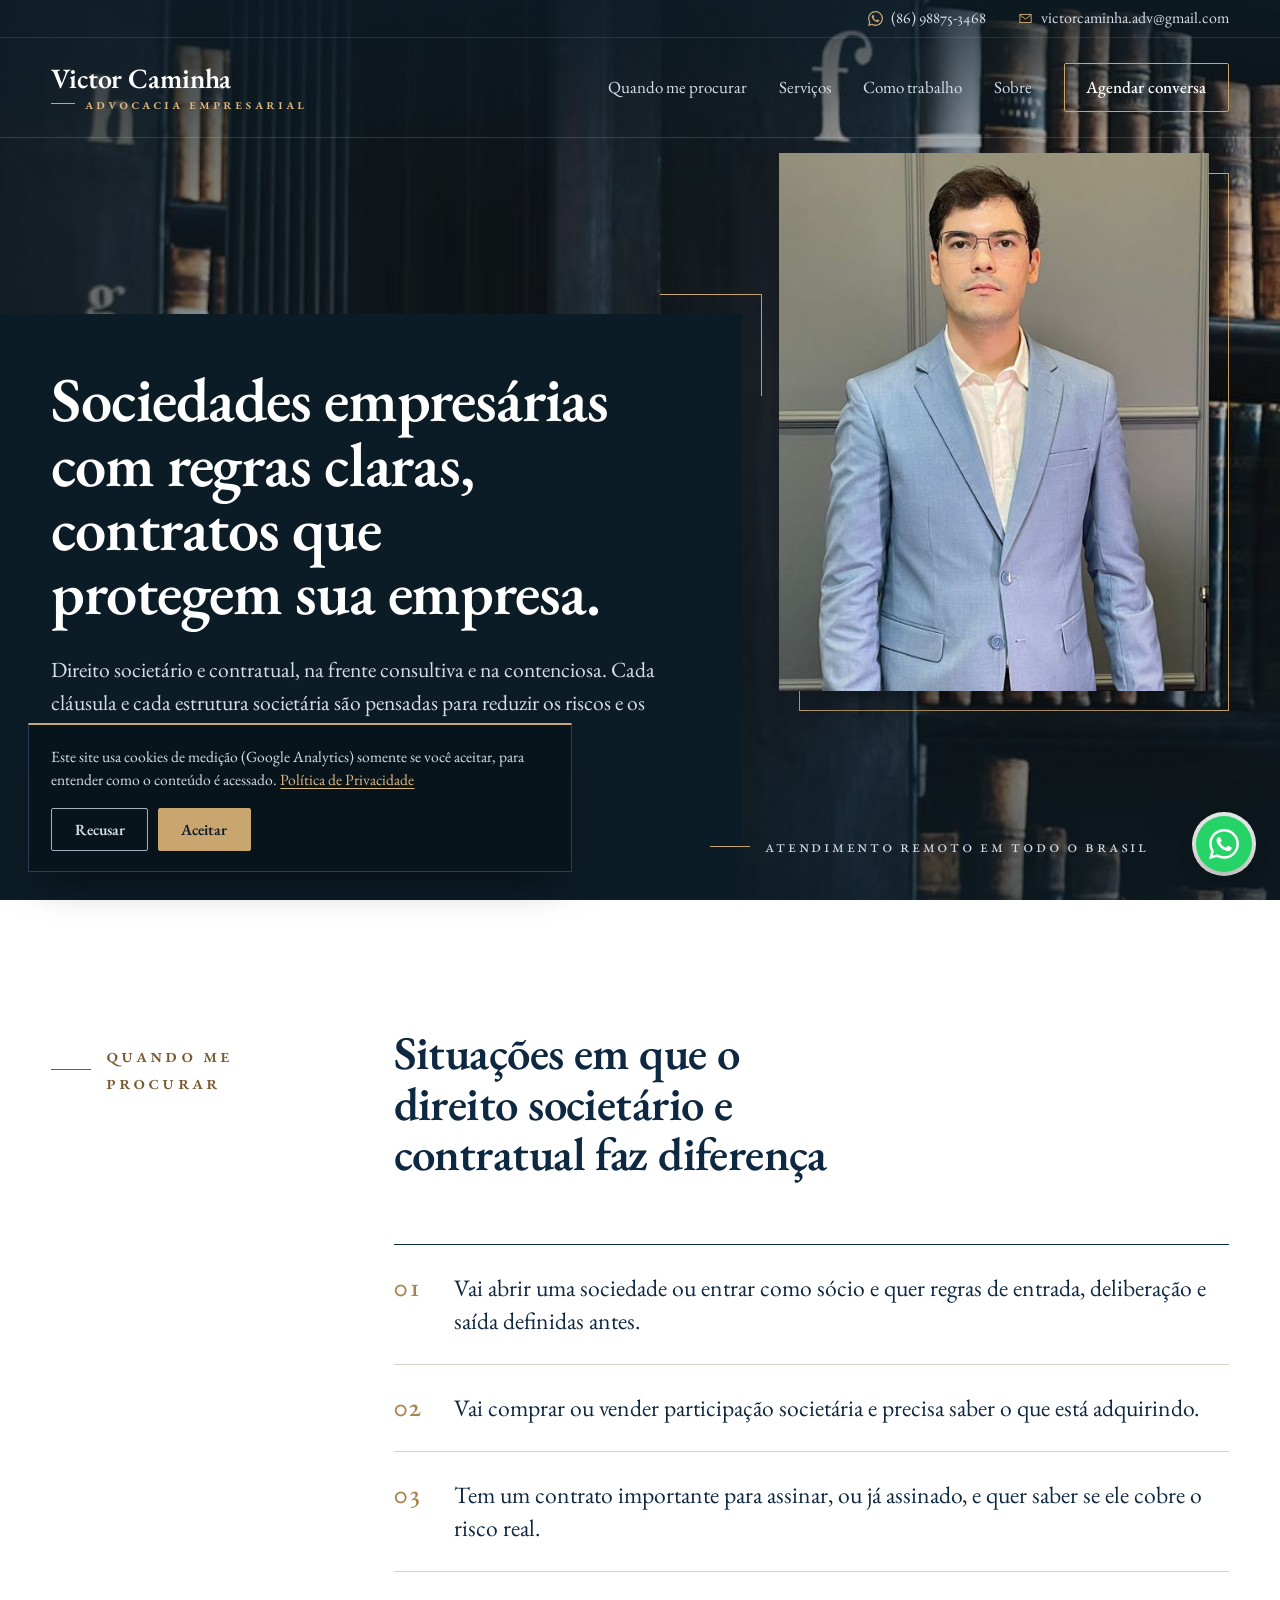
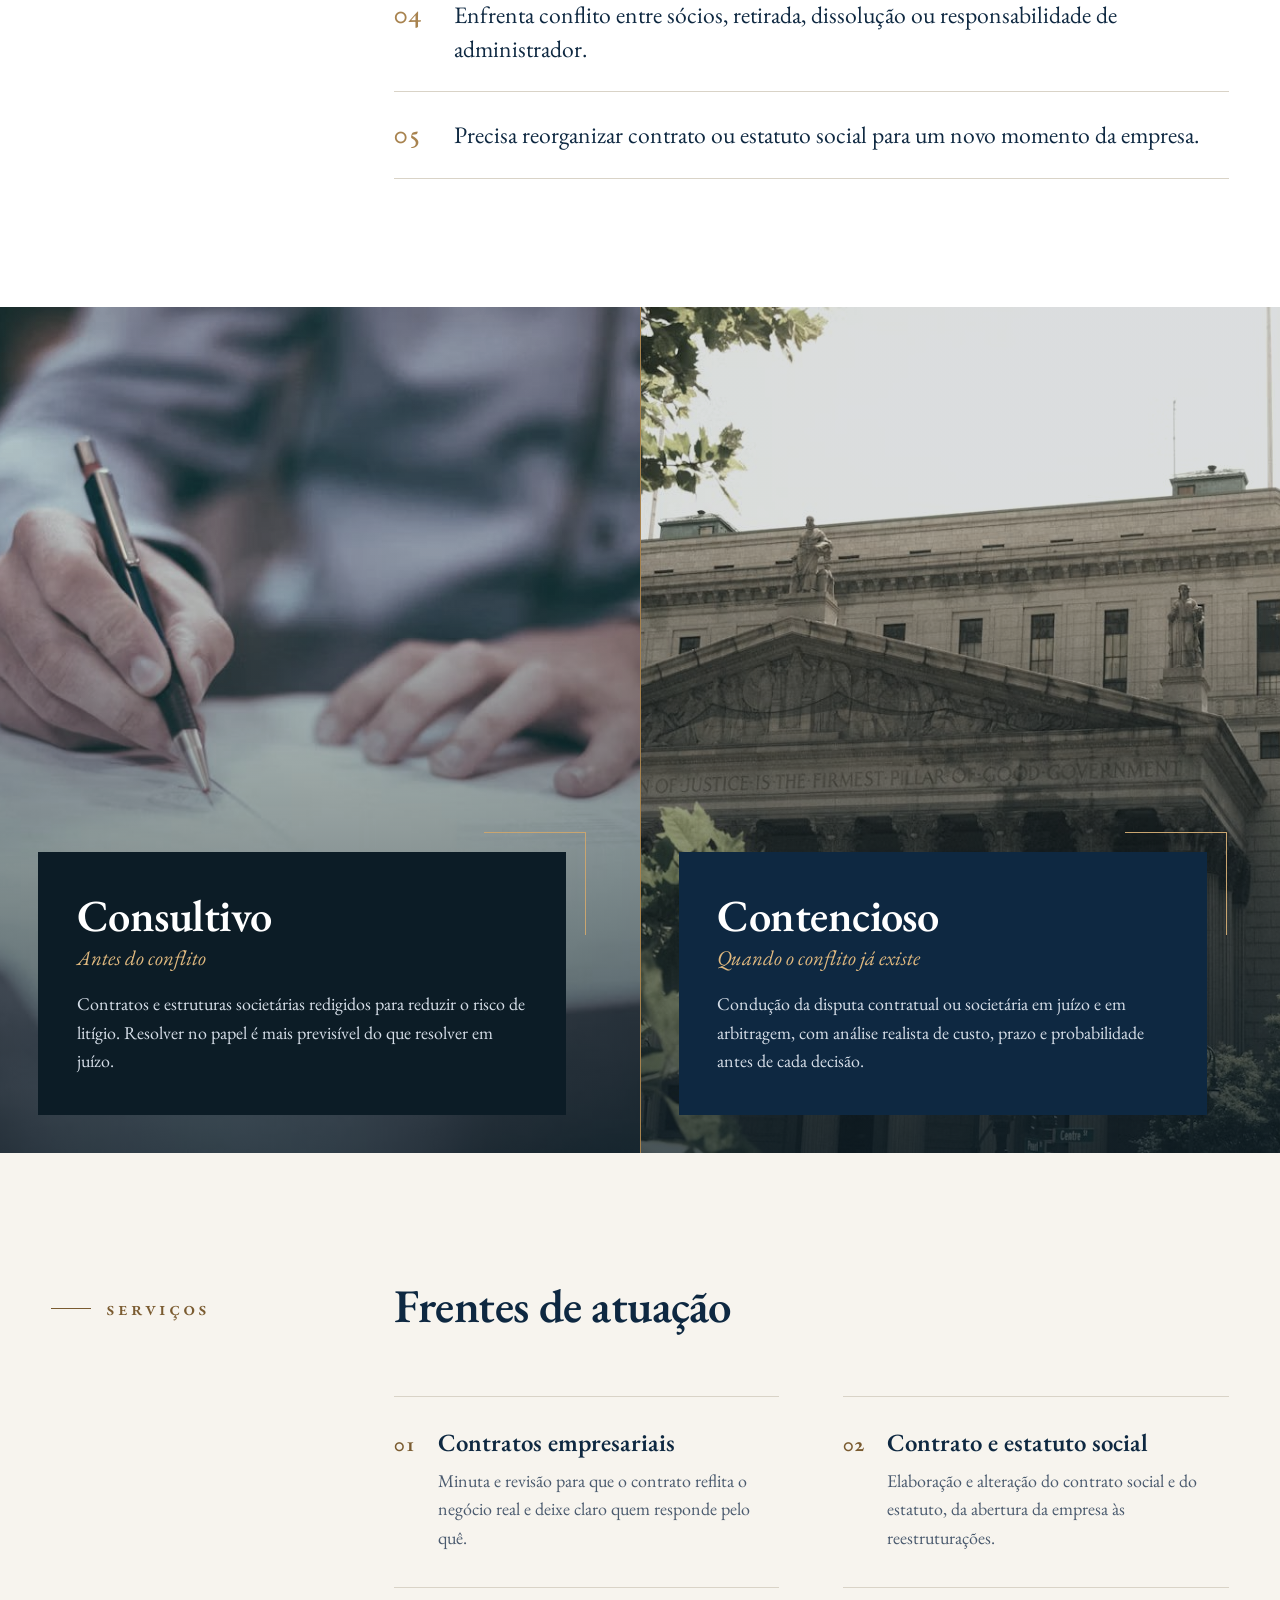
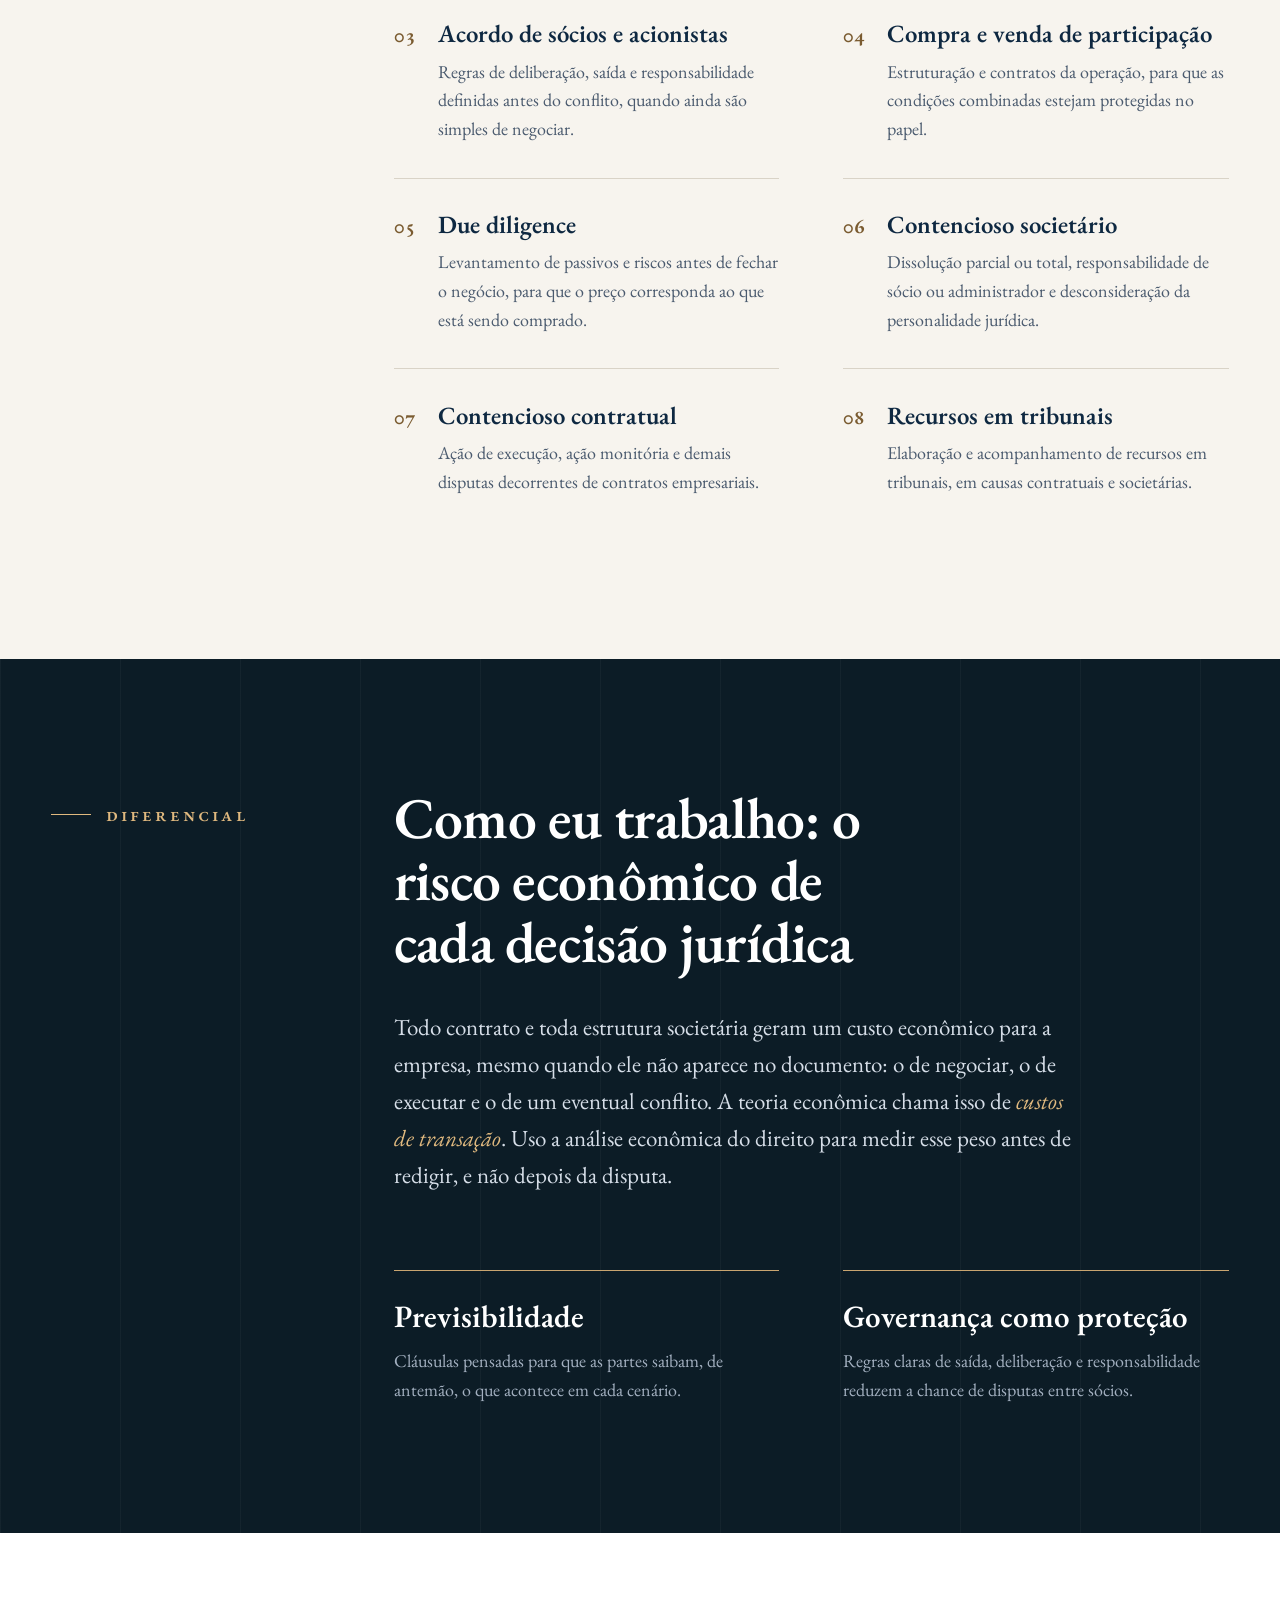
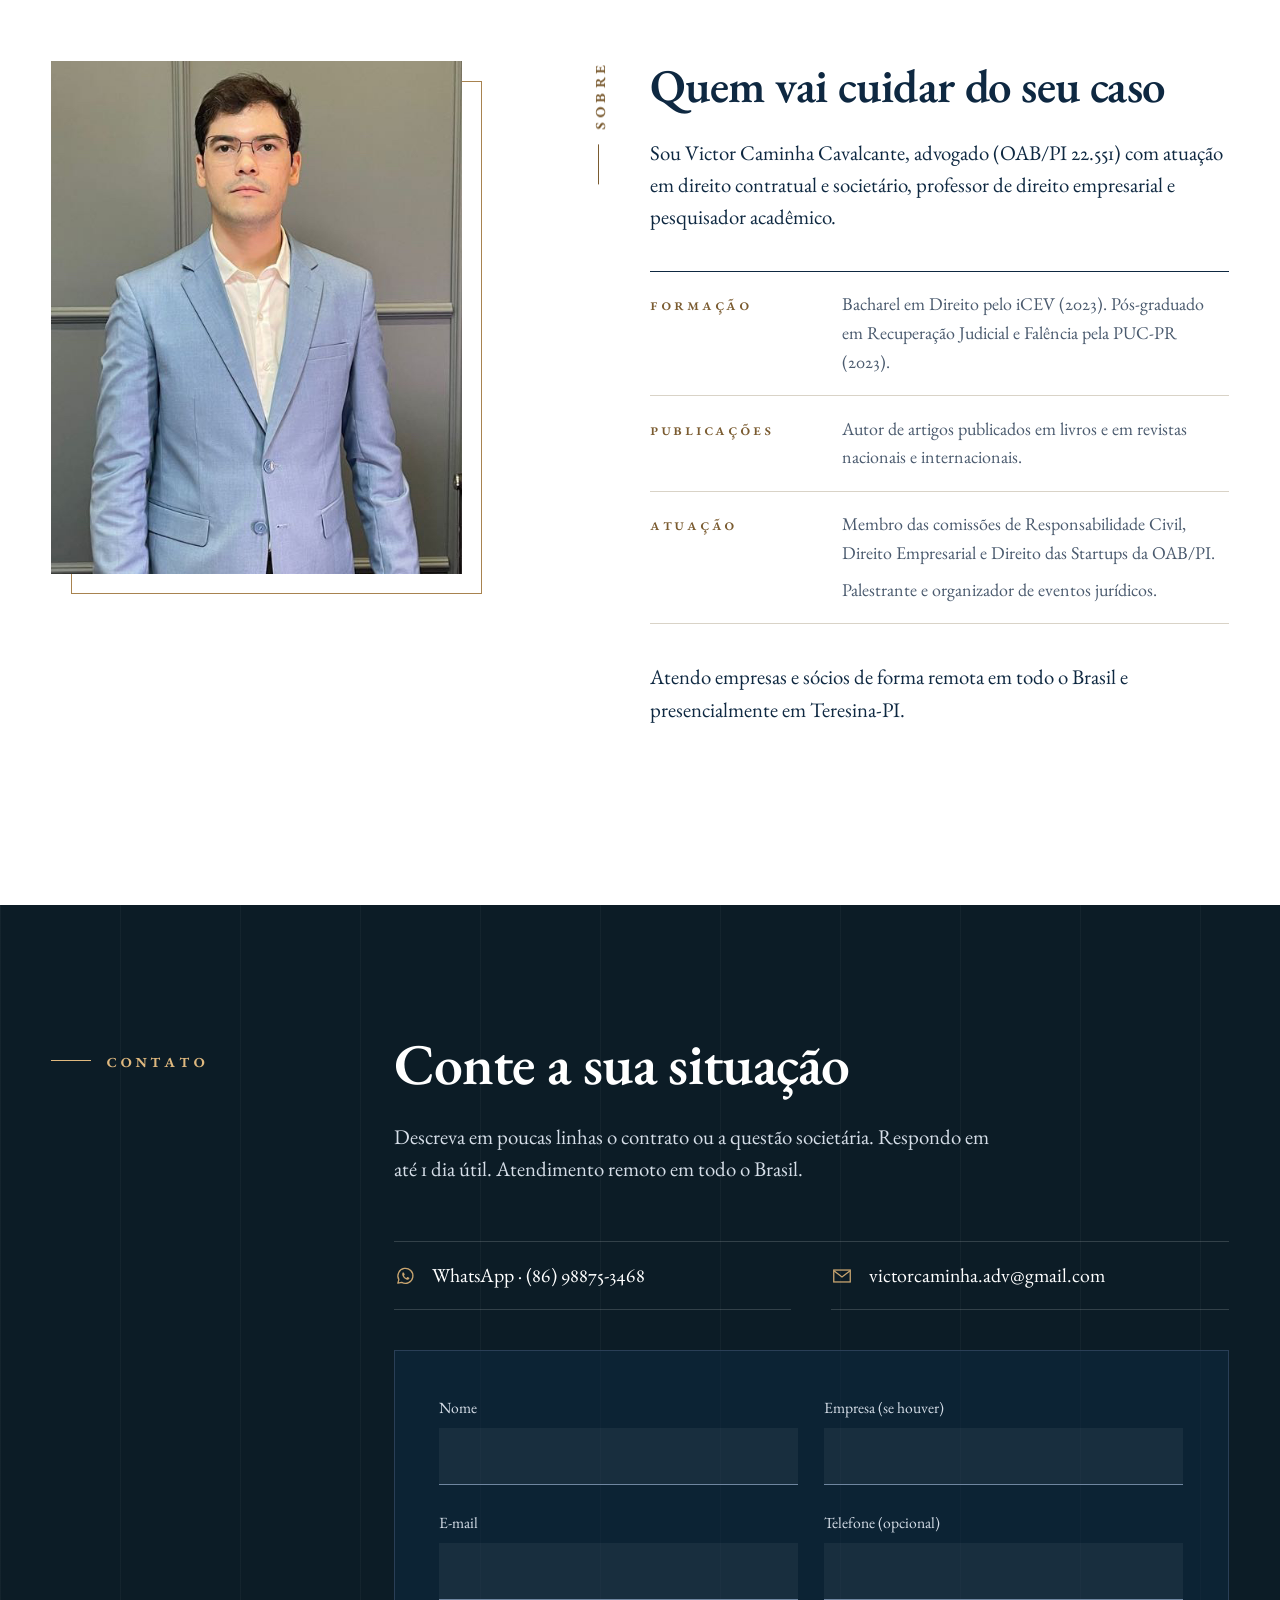
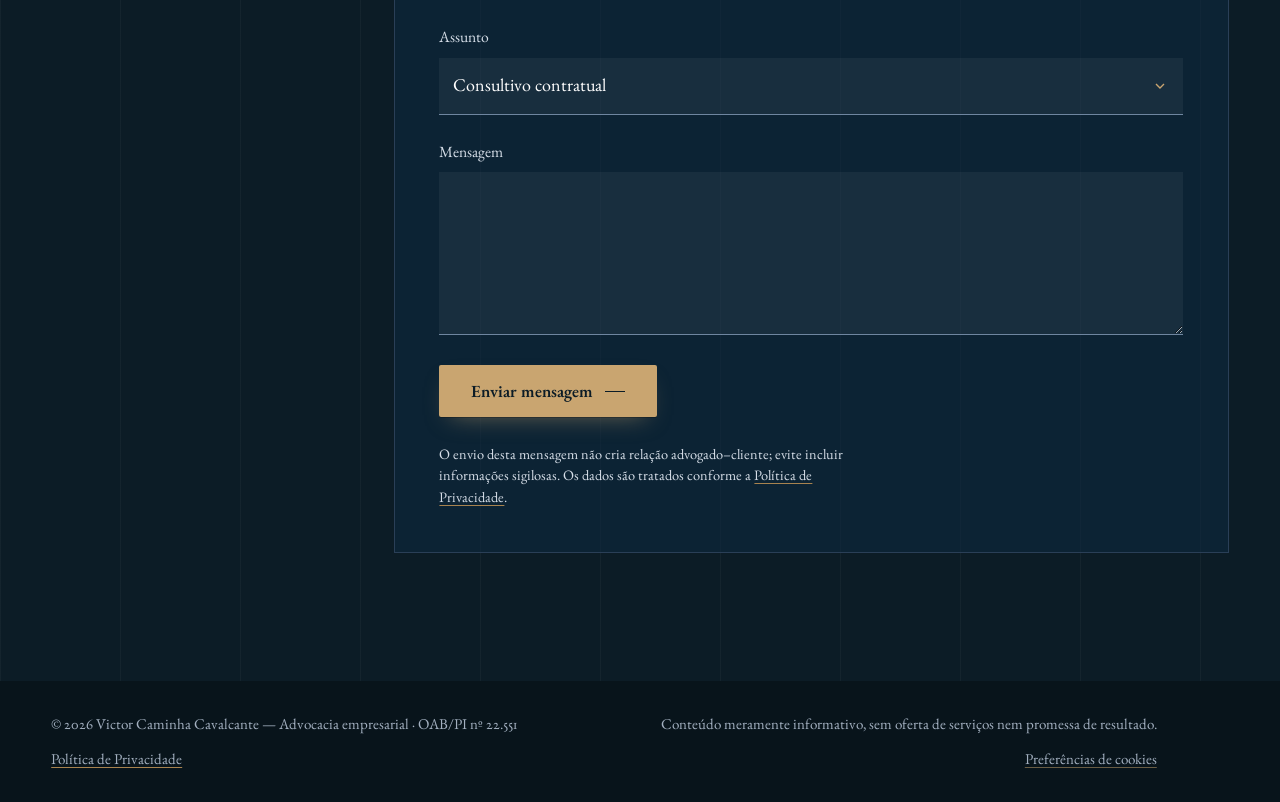
<file: index.html>
<!doctype html>
<html lang="pt-BR">
<head>
<meta charset="utf-8">
<meta name="viewport" content="width=device-width, initial-scale=1">
<title>Victor Caminha — Advocacia Empresarial</title>
<meta name="description" content="Direito societário e contratual, na frente consultiva e na contenciosa. Atendimento remoto em todo o Brasil e presencial em Teresina-PI.">
<meta name="theme-color" content="#0C1C26">
<meta property="og:type" content="website">
<meta property="og:locale" content="pt_BR">
<meta property="og:title" content="Victor Caminha — Advocacia Empresarial">
<meta property="og:description" content="Sociedades empresárias com regras claras, contratos que protegem sua empresa.">
<meta property="og:url" content="https://victorcaminha.adv.br/">
<meta property="og:image" content="https://victorcaminha.adv.br/foto-biblioteca.jpg">
<link rel="canonical" href="https://victorcaminha.adv.br/">
<link rel="icon" href="favicon.svg" type="image/svg+xml">
<link rel="preconnect" href="https://fonts.googleapis.com">
<link rel="preconnect" href="https://fonts.gstatic.com" crossorigin>
<link rel="stylesheet" href="https://fonts.googleapis.com/css2?family=EB+Garamond:ital,wght@0,400;0,500;0,600;0,700;1,400;1,500&display=swap">
<link rel="stylesheet" href="styles.css">
<script>document.documentElement.classList.add('js')</script>
<script type="application/ld+json">
{
  "@context": "https://schema.org",
  "@type": "LegalService",
  "name": "Victor Caminha — Advocacia Empresarial",
  "url": "https://victorcaminha.adv.br/",
  "image": "https://victorcaminha.adv.br/victor-caminha-retrato.jpg",
  "founder": { "@type": "Person", "name": "Victor Caminha Cavalcante" },
  "telephone": "+55 86 98875-3468",
  "email": "victorcaminha.adv@gmail.com",
  "areaServed": "BR",
  "address": { "@type": "PostalAddress", "addressLocality": "Teresina", "addressRegion": "PI", "addressCountry": "BR" }
}
</script>
</head>
<body>
<a class="skip" href="#conteudo">Pular para o conteúdo</a>

<header class="masthead" data-masthead>
  <div class="topbar">
    <div class="topbar__inner">
      <a href="https://wa.me/5586988753468" target="_blank" rel="noopener">
        <svg width="15" height="15" viewBox="0 0 24 24" aria-hidden="true"><path fill="currentColor" d="M17.47 14.38c-.3-.15-1.76-.87-2.03-.97-.27-.1-.47-.15-.67.15-.2.3-.77.97-.94 1.16-.17.2-.35.22-.64.08-.3-.15-1.26-.46-2.39-1.48-.88-.79-1.48-1.76-1.65-2.06-.17-.3-.02-.46.13-.6.13-.14.3-.35.45-.52.15-.18.2-.3.3-.5.1-.2.05-.37-.03-.52-.07-.15-.67-1.61-.92-2.2-.24-.58-.49-.5-.67-.51h-.57c-.2 0-.52.07-.79.37-.27.3-1.04 1.02-1.04 2.48s1.07 2.88 1.21 3.07c.15.2 2.1 3.2 5.08 4.49.71.31 1.26.49 1.7.63.71.22 1.36.19 1.87.12.57-.09 1.76-.72 2-1.42.25-.69.25-1.29.18-1.41-.08-.13-.27-.2-.57-.35m-5.42 7.4h-.01a9.87 9.87 0 0 1-5.03-1.38l-.36-.21-3.74.98 1-3.65-.24-.37a9.86 9.86 0 0 1-1.51-5.26c0-5.45 4.44-9.88 9.89-9.88 2.64 0 5.12 1.03 6.99 2.9a9.83 9.83 0 0 1 2.89 7c0 5.45-4.44 9.88-9.88 9.88m8.41-18.3A11.82 11.82 0 0 0 12.05 0C5.5 0 .16 5.34.16 11.89c0 2.1.55 4.14 1.59 5.95L.06 24l6.3-1.65a11.88 11.88 0 0 0 5.69 1.45h.01c6.55 0 11.89-5.34 11.89-11.89a11.82 11.82 0 0 0-3.48-8.41z"/></svg>
        <span>(86) 98875-3468</span>
      </a>
      <a href="mailto:victorcaminha.adv@gmail.com">
        <svg width="15" height="15" viewBox="0 0 24 24" aria-hidden="true"><rect x="3" y="5.5" width="18" height="13" fill="none" stroke="currentColor" stroke-width="1.6"/><path d="M3.5 6.5l8.5 6.5 8.5-6.5" fill="none" stroke="currentColor" stroke-width="1.6"/></svg>
        <span>victorcaminha.adv@gmail.com</span>
      </a>
    </div>
  </div>
  <div class="masthead__inner">
    <a class="brand" href="#topo" aria-label="Victor Caminha, Advocacia empresarial — início">
      <span class="brand__name">Victor Caminha</span>
      <span class="brand__tag">Advocacia empresarial</span>
      <span class="running-head" data-running-head aria-hidden="true"></span>
    </a>
    <nav class="nav" aria-label="Principal">
      <ul class="nav__list" id="menu">
        <li><a href="#quando">Quando me procurar</a></li>
        <li><a href="#servicos">Serviços</a></li>
        <li><a href="#como">Como trabalho</a></li>
        <li><a href="#sobre">Sobre</a></li>
        <li class="nav__cta-item"><a class="nav__cta" href="#contato">Agendar conversa</a></li>
      </ul>
    </nav>
    <button class="menu-toggle" type="button" aria-controls="menu" aria-expanded="false" data-menu-toggle>
      <span class="sr-only">Abrir menu</span>
      <svg width="28" height="28" viewBox="0 0 28 28" aria-hidden="true"><path d="M4 9h20M4 19h20" stroke="currentColor" stroke-width="1.5" fill="none"/></svg>
    </button>
  </div>
</header>

<main id="conteudo">

  <!-- Abertura -->
  <section id="topo" class="opener" data-chapter="" data-reveal>
    <figure class="opener__photo">
      <img src="foto-biblioteca.jpg" alt="" width="820" height="1285" fetchpriority="high">
    </figure>
    <figure class="hero-portrait">
      <img src="victor-caminha-retrato.jpg" alt="Victor Caminha Cavalcante, advogado" width="640" height="640">
    </figure>
    <div class="plate plate--hero">
      <h1 class="display">Sociedades empresárias com regras claras, contratos que protegem sua empresa.</h1>
      <p class="lead">Direito societário e contratual, na frente consultiva e na contenciosa. Cada cláusula e cada estrutura societária são pensadas para reduzir os riscos e os prejuízos que a empresa pode enfrentar depois.</p>
      <a class="button" href="#contato">Falar sobre a minha situação</a>
    </div>
    <p class="opener__caption">Atendimento remoto em todo o Brasil</p>
  </section>

  <!-- Quando me procurar -->
  <section id="quando" class="page page--white" data-chapter="Quando me procurar">
    <div class="chapter">
      <p class="chapter__label">Quando me procurar</p>
      <div class="chapter__body">
        <h2 class="heading">Situações em que o direito societário e contratual faz diferença</h2>
        <ul class="cases">
          <li>Vai abrir uma sociedade ou entrar como sócio e quer regras de entrada, deliberação e saída definidas antes.</li>
          <li>Vai comprar ou vender participação societária e precisa saber o que está adquirindo.</li>
          <li>Tem um contrato importante para assinar, ou já assinado, e quer saber se ele cobre o risco real.</li>
          <li>Enfrenta conflito entre sócios, retirada, dissolução ou responsabilidade de administrador.</li>
          <li>Precisa reorganizar contrato ou estatuto social para um novo momento da empresa.</li>
        </ul>
      </div>
    </div>
  </section>

  <!-- Consultivo e Contencioso -->
  <section class="spread" aria-label="Consultivo e contencioso" data-chapter="Consultivo e contencioso">
    <article class="spread__half" data-reveal>
      <figure class="spread__photo"><img src="foto-contrato.jpg" alt="" width="1200" height="900" loading="lazy"></figure>
      <div class="plate plate--spread">
        <h2 class="heading heading--plate">Consultivo</h2>
        <p class="plate__sub">Antes do conflito</p>
        <p>Contratos e estruturas societárias redigidos para reduzir o risco de litígio. Resolver no papel é mais previsível do que resolver em juízo.</p>
      </div>
    </article>
    <article class="spread__half" data-reveal>
      <figure class="spread__photo"><img src="foto-tribunal.jpg" alt="" width="1200" height="900" loading="lazy"></figure>
      <div class="plate plate--spread">
        <h2 class="heading heading--plate">Contencioso</h2>
        <p class="plate__sub">Quando o conflito já existe</p>
        <p>Condução da disputa contratual ou societária em juízo e em arbitragem, com análise realista de custo, prazo e probabilidade antes de cada decisão.</p>
      </div>
    </article>
  </section>

  <!-- Serviços -->
  <section id="servicos" class="page page--paper" data-chapter="Serviços">
    <div class="chapter">
      <p class="chapter__label">Serviços</p>
      <div class="chapter__body">
        <h2 class="heading">Frentes de atuação</h2>
        <div class="services">
          <div class="service">
            <h3>Contratos empresariais</h3>
            <p>Minuta e revisão para que o contrato reflita o negócio real e deixe claro quem responde pelo quê.</p>
          </div>
          <div class="service">
            <h3>Contrato e estatuto social</h3>
            <p>Elaboração e alteração do contrato social e do estatuto, da abertura da empresa às reestruturações.</p>
          </div>
          <div class="service">
            <h3>Acordo de sócios e acionistas</h3>
            <p>Regras de deliberação, saída e responsabilidade definidas antes do conflito, quando ainda são simples de negociar.</p>
          </div>
          <div class="service">
            <h3>Compra e venda de participação</h3>
            <p>Estruturação e contratos da operação, para que as condições combinadas estejam protegidas no papel.</p>
          </div>
          <div class="service">
            <h3>Due diligence</h3>
            <p>Levantamento de passivos e riscos antes de fechar o negócio, para que o preço corresponda ao que está sendo comprado.</p>
          </div>
          <div class="service">
            <h3>Contencioso societário</h3>
            <p>Dissolução parcial ou total, responsabilidade de sócio ou administrador e desconsideração da personalidade jurídica.</p>
          </div>
          <div class="service">
            <h3>Contencioso contratual</h3>
            <p>Ação de execução, ação monitória e demais disputas decorrentes de contratos empresariais.</p>
          </div>
          <div class="service">
            <h3>Recursos em tribunais</h3>
            <p>Elaboração e acompanhamento de recursos em tribunais, em causas contratuais e societárias.</p>
          </div>
        </div>
      </div>
    </div>
  </section>

  <!-- Como eu trabalho -->
  <section id="como" class="page page--navy" data-chapter="Diferencial">
    <div class="chapter">
      <p class="chapter__label">Diferencial</p>
      <div class="chapter__body">
        <h2 class="heading heading--xl">Como eu trabalho: o risco econômico de cada decisão jurídica</h2>
        <p class="method">Todo contrato e toda estrutura societária geram um custo econômico para a empresa, mesmo quando ele não aparece no documento: o de negociar, o de executar e o de um eventual conflito. A teoria econômica chama isso de <em>custos de transação</em>. Uso a análise econômica do direito para medir esse peso antes de redigir, e não depois da disputa.</p>
        <div class="principles">
          <div class="principle">
            <h3>Previsibilidade</h3>
            <p>Cláusulas pensadas para que as partes saibam, de antemão, o que acontece em cada cenário.</p>
          </div>
          <div class="principle">
            <h3>Governança como proteção</h3>
            <p>Regras claras de saída, deliberação e responsabilidade reduzem a chance de disputas entre sócios.</p>
          </div>
        </div>
      </div>
    </div>
  </section>

  <!-- Sobre -->
  <section id="sobre" class="about" data-chapter="Sobre">
    <figure class="about__photo">
      <span class="about__frame"><img src="victor-caminha-retrato.jpg" alt="Victor Caminha, advogado" width="640" height="640" loading="lazy"></span>
    </figure>
    <div class="about__text">
      <p class="chapter__label">Sobre</p>
      <h2 class="heading">Quem vai cuidar do seu caso</h2>
      <p class="about__intro">Sou Victor Caminha Cavalcante, advogado (OAB/PI 22.551) com atuação em direito contratual e societário, professor de direito empresarial e pesquisador acadêmico.</p>
      <dl class="record">
        <div class="record__row">
          <dt>Formação</dt>
          <dd><p>Bacharel em Direito pelo iCEV (2023). Pós-graduado em Recuperação Judicial e Falência pela PUC-PR (2023).</p></dd>
        </div>
        <div class="record__row">
          <dt>Publicações</dt>
          <dd><p>Autor de artigos publicados em livros e em revistas nacionais e internacionais.</p></dd>
        </div>
        <div class="record__row">
          <dt>Atuação</dt>
          <dd>
            <p>Membro das comissões de Responsabilidade Civil, Direito Empresarial e Direito das Startups da OAB/PI.</p>
            <p>Palestrante e organizador de eventos jurídicos.</p>
          </dd>
        </div>
      </dl>
      <p class="about__close">Atendo empresas e sócios de forma remota em todo o Brasil e presencialmente em Teresina-PI.</p>
    </div>
  </section>

  <!-- Contato -->
  <section id="contato" class="page page--navy page--contact" data-chapter="Contato">
    <div class="chapter">
      <p class="chapter__label">Contato</p>
      <div class="chapter__body">
        <h2 class="heading heading--xl">Conte a sua situação</h2>
        <p class="contact__lead">Descreva em poucas linhas o contrato ou a questão societária. Respondo em até 1 dia útil. Atendimento remoto em todo o Brasil.</p>
        <div class="contact">
        <ul class="channels">
          <li>
            <a href="https://wa.me/5586988753468" target="_blank" rel="noopener">
              <svg width="22" height="22" viewBox="0 0 24 24" aria-hidden="true"><path d="M4.2 19.8l1.1-3.9A8.2 8.2 0 1 1 8.4 19l-4.2.8z" fill="none" stroke="currentColor" stroke-width="1.4" stroke-linejoin="round"/><path d="M9.2 8.6c.2-.4.4-.4.7-.4h.5c.2 0 .4 0 .5.4l.7 1.6c.1.2 0 .4-.1.6l-.5.6c-.1.1-.2.3 0 .5.5.9 1.3 1.7 2.3 2.2.2.1.4.1.5-.1l.6-.7c.2-.2.3-.2.6-.1l1.5.7c.3.1.4.3.3.6-.1.9-.9 1.6-1.8 1.6-2.6-.3-5.5-2.9-6-5.6-.1-.7.1-1.4.2-1.9z" fill="currentColor"/></svg>
              <span>WhatsApp · (86) 98875-3468</span>
            </a>
          </li>
          <li>
            <a href="mailto:victorcaminha.adv@gmail.com">
              <svg width="22" height="22" viewBox="0 0 24 24" aria-hidden="true"><rect x="3" y="5.5" width="18" height="13" fill="none" stroke="currentColor" stroke-width="1.4"/><path d="M3.5 6.5l8.5 6.5 8.5-6.5" fill="none" stroke="currentColor" stroke-width="1.4"/></svg>
              <span>victorcaminha.adv@gmail.com</span>
            </a>
          </li>
        </ul>

      <form class="form" id="form-contato" novalidate data-form>
        <div class="form__row">
          <div class="field">
            <label for="f-nome">Nome</label>
            <input id="f-nome" name="nome" type="text" autocomplete="name" required aria-describedby="e-nome">
            <p class="field__error" id="e-nome" aria-live="polite"></p>
          </div>
          <div class="field">
            <label for="f-empresa">Empresa (se houver)</label>
            <input id="f-empresa" name="empresa" type="text" autocomplete="organization">
          </div>
        </div>
        <div class="form__row">
          <div class="field">
            <label for="f-email">E-mail</label>
            <input id="f-email" name="email" type="email" autocomplete="email" inputmode="email" aria-describedby="e-email">
            <p class="field__error" id="e-email" aria-live="polite"></p>
          </div>
          <div class="field">
            <label for="f-tel">Telefone (opcional)</label>
            <input id="f-tel" name="telefone" type="tel" autocomplete="tel" inputmode="tel">
          </div>
        </div>
        <div class="field">
          <label for="f-assunto">Assunto</label>
          <div class="select">
            <select id="f-assunto" name="assunto">
              <option>Consultivo contratual</option>
              <option>Consultivo societário</option>
              <option>Contencioso contratual</option>
              <option>Contencioso societário</option>
            </select>
            <svg width="14" height="14" viewBox="0 0 14 14" aria-hidden="true"><path d="M3 5l4 4 4-4" fill="none" stroke="currentColor" stroke-width="1.4"/></svg>
          </div>
        </div>
        <div class="field">
          <label for="f-msg">Mensagem</label>
          <textarea id="f-msg" name="mensagem" rows="5" required aria-describedby="e-msg"></textarea>
          <p class="field__error" id="e-msg" aria-live="polite"></p>
        </div>
        <div class="form__actions">
          <button class="button" type="submit">Enviar mensagem</button>
          <p class="form__status" data-form-status aria-live="polite"></p>
        </div>
        <p class="form__note">O envio desta mensagem não cria relação advogado–cliente; evite incluir informações sigilosas. Os dados são tratados conforme a <a href="privacidade.html">Política de Privacidade</a>.</p>
      </form>
        </div>
      </div>
    </div>
  </section>

</main>

<footer class="footer">
  <div class="footer__inner">
    <span>© 2026 Victor Caminha Cavalcante — Advocacia empresarial · OAB/PI nº 22.551</span>
    <span>Conteúdo meramente informativo, sem oferta de serviços nem promessa de resultado.</span>
    <a href="privacidade.html">Política de Privacidade</a>
  </div>
</footer>

<a class="wa-float" href="https://wa.me/5586988753468" target="_blank" rel="noopener" aria-label="Conversar pelo WhatsApp: (86) 98875-3468">
  <svg width="30" height="30" viewBox="0 0 24 24" aria-hidden="true"><path fill="currentColor" d="M17.47 14.38c-.3-.15-1.76-.87-2.03-.97-.27-.1-.47-.15-.67.15-.2.3-.77.97-.94 1.16-.17.2-.35.22-.64.08-.3-.15-1.26-.46-2.39-1.48-.88-.79-1.48-1.76-1.65-2.06-.17-.3-.02-.46.13-.6.13-.14.3-.35.45-.52.15-.18.2-.3.3-.5.1-.2.05-.37-.03-.52-.07-.15-.67-1.61-.92-2.2-.24-.58-.49-.5-.67-.51h-.57c-.2 0-.52.07-.79.37-.27.3-1.04 1.02-1.04 2.48s1.07 2.88 1.21 3.07c.15.2 2.1 3.2 5.08 4.49.71.31 1.26.49 1.7.63.71.22 1.36.19 1.87.12.57-.09 1.76-.72 2-1.42.25-.69.25-1.29.18-1.41-.08-.13-.27-.2-.57-.35m-5.42 7.4h-.01a9.87 9.87 0 0 1-5.03-1.38l-.36-.21-3.74.98 1-3.65-.24-.37a9.86 9.86 0 0 1-1.51-5.26c0-5.45 4.44-9.88 9.89-9.88 2.64 0 5.12 1.03 6.99 2.9a9.83 9.83 0 0 1 2.89 7c0 5.45-4.44 9.88-9.88 9.88m8.41-18.3A11.82 11.82 0 0 0 12.05 0C5.5 0 .16 5.34.16 11.89c0 2.1.55 4.14 1.59 5.95L.06 24l6.3-1.65a11.88 11.88 0 0 0 5.69 1.45h.01c6.55 0 11.89-5.34 11.89-11.89a11.82 11.82 0 0 0-3.48-8.41z"/></svg>
</a>

<script src="main.js" defer></script>
<script src="cookies.js" defer></script>
</body>
</html>
</file>
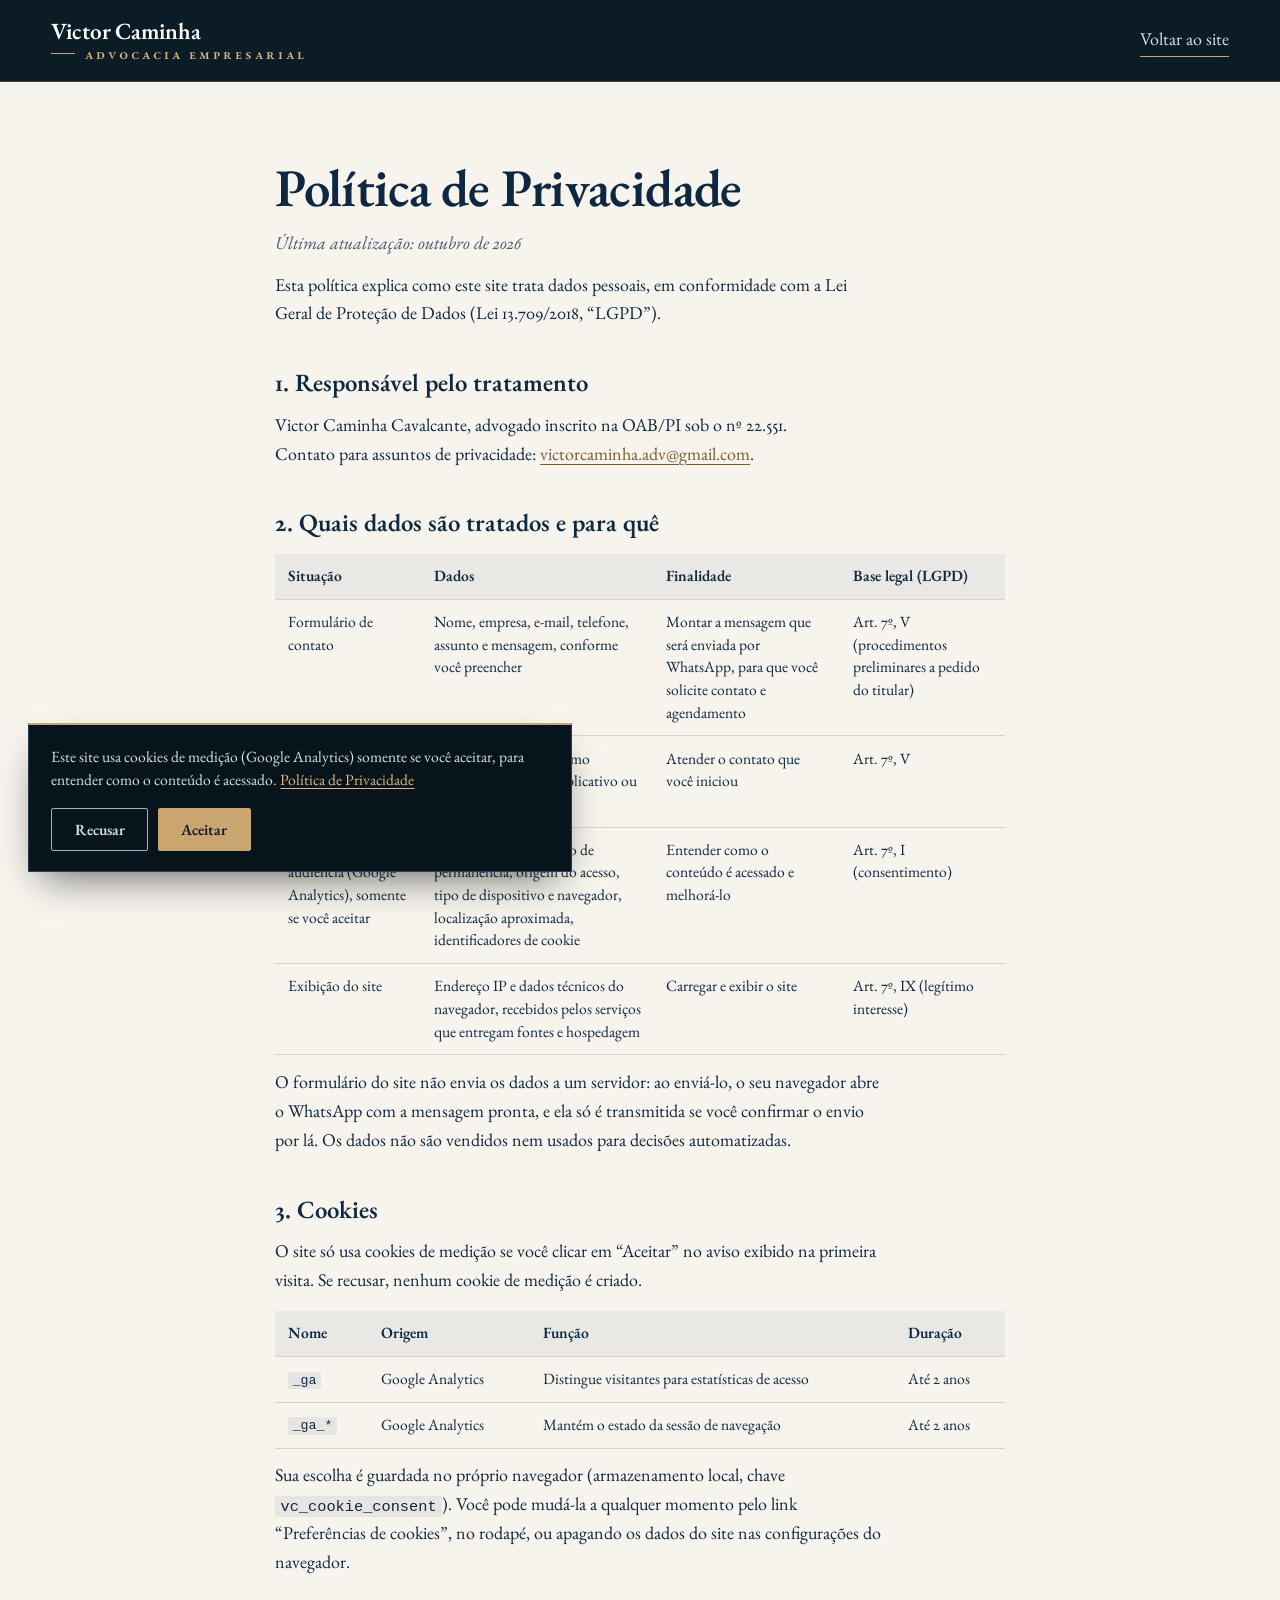
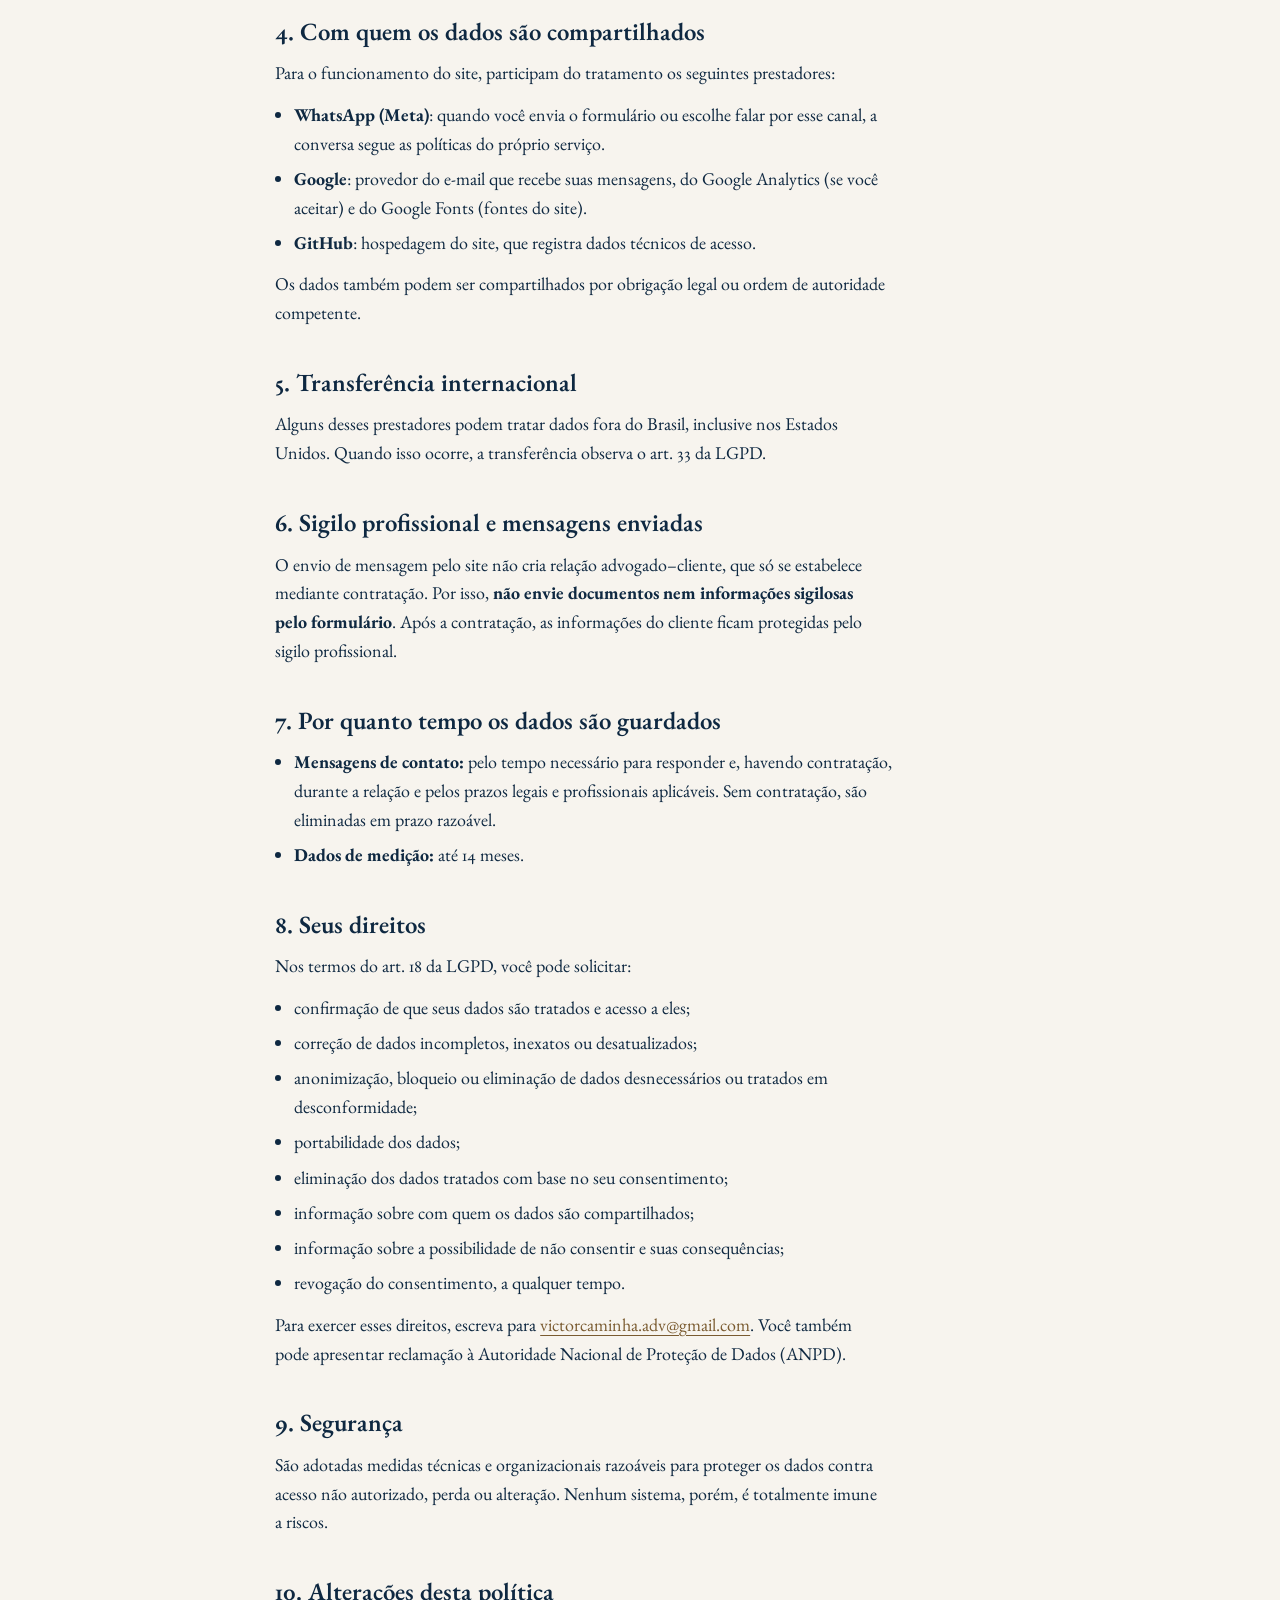
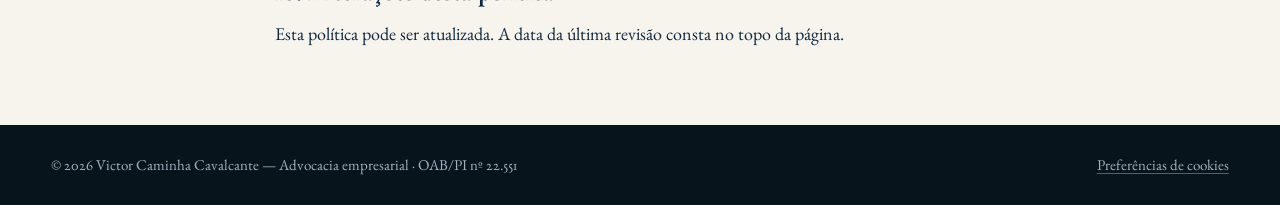
<file: privacidade.html>
<!doctype html>
<html lang="pt-BR">
<head>
<meta charset="utf-8">
<meta name="viewport" content="width=device-width, initial-scale=1">
<title>Política de Privacidade — Victor Caminha</title>
<meta name="description" content="Política de Privacidade e uso de cookies do site de Victor Caminha Cavalcante, advogado (OAB/PI 22.551), conforme a Lei Geral de Proteção de Dados (Lei 13.709/2018).">
<meta name="theme-color" content="#0C1C26">
<link rel="canonical" href="https://victorcaminha.adv.br/privacidade.html">
<link rel="icon" href="favicon.svg" type="image/svg+xml">
<link rel="preconnect" href="https://fonts.googleapis.com">
<link rel="preconnect" href="https://fonts.gstatic.com" crossorigin>
<link rel="stylesheet" href="https://fonts.googleapis.com/css2?family=EB+Garamond:ital,wght@0,400;0,500;0,600;0,700;1,400;1,500&display=swap">
<link rel="stylesheet" href="styles.css">
</head>
<body>

<header class="legal-top">
  <div class="legal-wrap">
    <a class="brand" href="index.html" aria-label="Victor Caminha, Advocacia empresarial — página inicial">
      <span class="brand__name">Victor Caminha</span>
      <span class="brand__tag">Advocacia empresarial</span>
    </a>
    <a class="legal-back" href="index.html">Voltar ao site</a>
  </div>
</header>

<main class="legal" id="conteudo">
  <div class="legal-wrap">

    <h1>Política de Privacidade</h1>
    <p class="legal-date">Última atualização: outubro de 2026</p>

    <p>
      Esta política explica como este site trata dados pessoais, em conformidade com a
      Lei Geral de Proteção de Dados (Lei 13.709/2018, &ldquo;LGPD&rdquo;).
    </p>

    <h2>1. Responsável pelo tratamento</h2>
    <p>
      Victor Caminha Cavalcante, advogado inscrito na OAB/PI sob o nº 22.551.<br>
      Contato para assuntos de privacidade:
      <a href="mailto:victorcaminha.adv@gmail.com">victorcaminha.adv@gmail.com</a>.
    </p>

    <h2>2. Quais dados são tratados e para quê</h2>
    <div class="legal-scroll">
      <table class="legal-table">
        <thead>
          <tr><th>Situação</th><th>Dados</th><th>Finalidade</th><th>Base legal (LGPD)</th></tr>
        </thead>
        <tbody>
          <tr>
            <td>Formulário de contato</td>
            <td>Nome, empresa, e-mail, telefone, assunto e mensagem, conforme você preencher</td>
            <td>Montar a mensagem que será enviada por WhatsApp, para que você solicite contato e agendamento</td>
            <td>Art. 7º, V (procedimentos preliminares a pedido do titular)</td>
          </tr>
          <tr>
            <td>Contato por WhatsApp, e-mail ou telefone</td>
            <td>Os dados que você mesmo informar, e os do seu aplicativo ou provedor</td>
            <td>Atender o contato que você iniciou</td>
            <td>Art. 7º, V</td>
          </tr>
          <tr>
            <td>Medição de audiência (Google Analytics), somente se você aceitar</td>
            <td>Páginas visitadas, tempo de permanência, origem do acesso, tipo de dispositivo e navegador, localização aproximada, identificadores de cookie</td>
            <td>Entender como o conteúdo é acessado e melhorá-lo</td>
            <td>Art. 7º, I (consentimento)</td>
          </tr>
          <tr>
            <td>Exibição do site</td>
            <td>Endereço IP e dados técnicos do navegador, recebidos pelos serviços que entregam fontes e hospedagem</td>
            <td>Carregar e exibir o site</td>
            <td>Art. 7º, IX (legítimo interesse)</td>
          </tr>
        </tbody>
      </table>
    </div>
    <p>
      O formulário do site não envia os dados a um servidor: ao enviá-lo, o seu navegador abre o
      WhatsApp com a mensagem pronta, e ela só é transmitida se você confirmar o envio por lá.
      Os dados não são vendidos nem usados para decisões automatizadas.
    </p>

    <h2>3. Cookies</h2>
    <p>
      O site só usa cookies de medição se você clicar em &ldquo;Aceitar&rdquo; no aviso exibido na
      primeira visita. Se recusar, nenhum cookie de medição é criado.
    </p>
    <div class="legal-scroll">
      <table class="legal-table">
        <thead>
          <tr><th>Nome</th><th>Origem</th><th>Função</th><th>Duração</th></tr>
        </thead>
        <tbody>
          <tr><td><code>_ga</code></td><td>Google Analytics</td><td>Distingue visitantes para estatísticas de acesso</td><td>Até 2 anos</td></tr>
          <tr><td><code>_ga_*</code></td><td>Google Analytics</td><td>Mantém o estado da sessão de navegação</td><td>Até 2 anos</td></tr>
        </tbody>
      </table>
    </div>
    <p>
      Sua escolha é guardada no próprio navegador (armazenamento local, chave
      <code>vc_cookie_consent</code>). Você pode mudá-la a qualquer momento pelo link
      &ldquo;Preferências de cookies&rdquo;, no rodapé, ou apagando os dados do site nas
      configurações do navegador.
    </p>

    <h2>4. Com quem os dados são compartilhados</h2>
    <p>Para o funcionamento do site, participam do tratamento os seguintes prestadores:</p>
    <ul>
      <li><strong>WhatsApp (Meta)</strong>: quando você envia o formulário ou escolhe falar por esse canal, a conversa segue as políticas do próprio serviço.</li>
      <li><strong>Google</strong>: provedor do e-mail que recebe suas mensagens, do Google Analytics (se você aceitar) e do Google Fonts (fontes do site).</li>
      <li><strong>GitHub</strong>: hospedagem do site, que registra dados técnicos de acesso.</li>
    </ul>
    <p>Os dados também podem ser compartilhados por obrigação legal ou ordem de autoridade competente.</p>

    <h2>5. Transferência internacional</h2>
    <p>
      Alguns desses prestadores podem tratar dados fora do Brasil, inclusive nos Estados Unidos.
      Quando isso ocorre, a transferência observa o art. 33 da LGPD.
    </p>

    <h2>6. Sigilo profissional e mensagens enviadas</h2>
    <p>
      O envio de mensagem pelo site não cria relação advogado&ndash;cliente, que só se
      estabelece mediante contratação. Por isso, <strong>não envie documentos nem
      informações sigilosas pelo formulário</strong>. Após a contratação, as informações do
      cliente ficam protegidas pelo sigilo profissional.
    </p>

    <h2>7. Por quanto tempo os dados são guardados</h2>
    <ul>
      <li><strong>Mensagens de contato:</strong> pelo tempo necessário para responder e, havendo contratação, durante a relação e pelos prazos legais e profissionais aplicáveis. Sem contratação, são eliminadas em prazo razoável.</li>
      <li><strong>Dados de medição:</strong> até 14 meses.</li>
    </ul>

    <h2>8. Seus direitos</h2>
    <p>Nos termos do art. 18 da LGPD, você pode solicitar:</p>
    <ul>
      <li>confirmação de que seus dados são tratados e acesso a eles;</li>
      <li>correção de dados incompletos, inexatos ou desatualizados;</li>
      <li>anonimização, bloqueio ou eliminação de dados desnecessários ou tratados em desconformidade;</li>
      <li>portabilidade dos dados;</li>
      <li>eliminação dos dados tratados com base no seu consentimento;</li>
      <li>informação sobre com quem os dados são compartilhados;</li>
      <li>informação sobre a possibilidade de não consentir e suas consequências;</li>
      <li>revogação do consentimento, a qualquer tempo.</li>
    </ul>
    <p>
      Para exercer esses direitos, escreva para
      <a href="mailto:victorcaminha.adv@gmail.com">victorcaminha.adv@gmail.com</a>.
      Você também pode apresentar reclamação à Autoridade Nacional de Proteção de Dados (ANPD).
    </p>

    <h2>9. Segurança</h2>
    <p>
      São adotadas medidas técnicas e organizacionais razoáveis para proteger os dados contra
      acesso não autorizado, perda ou alteração. Nenhum sistema, porém, é totalmente imune a
      riscos.
    </p>

    <h2>10. Alterações desta política</h2>
    <p>
      Esta política pode ser atualizada. A data da última revisão consta no topo da página.
    </p>

  </div>
</main>

<footer class="legal-foot">
  <div class="legal-wrap">
    <span>© 2026 Victor Caminha Cavalcante — Advocacia empresarial · OAB/PI nº 22.551</span>
  </div>
</footer>

<script src="cookies.js" defer></script>
</body>
</html>
</file>
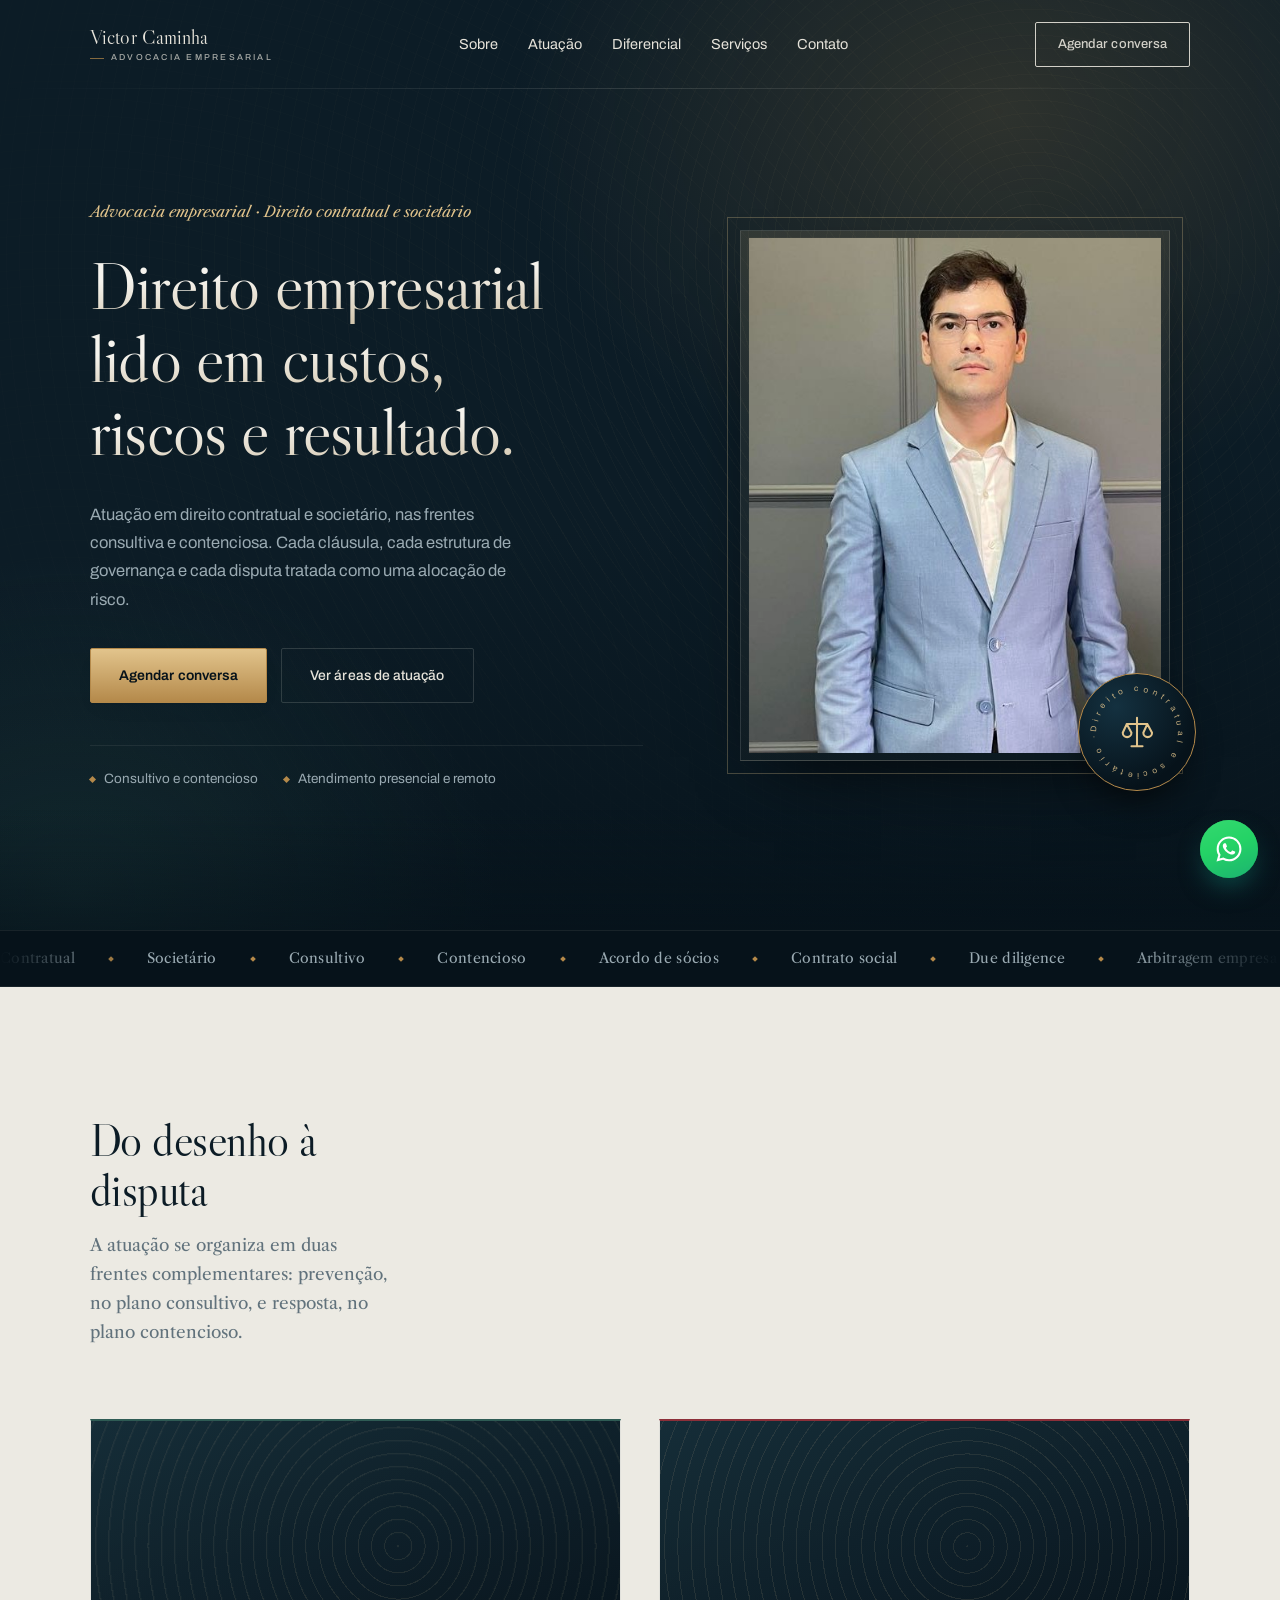
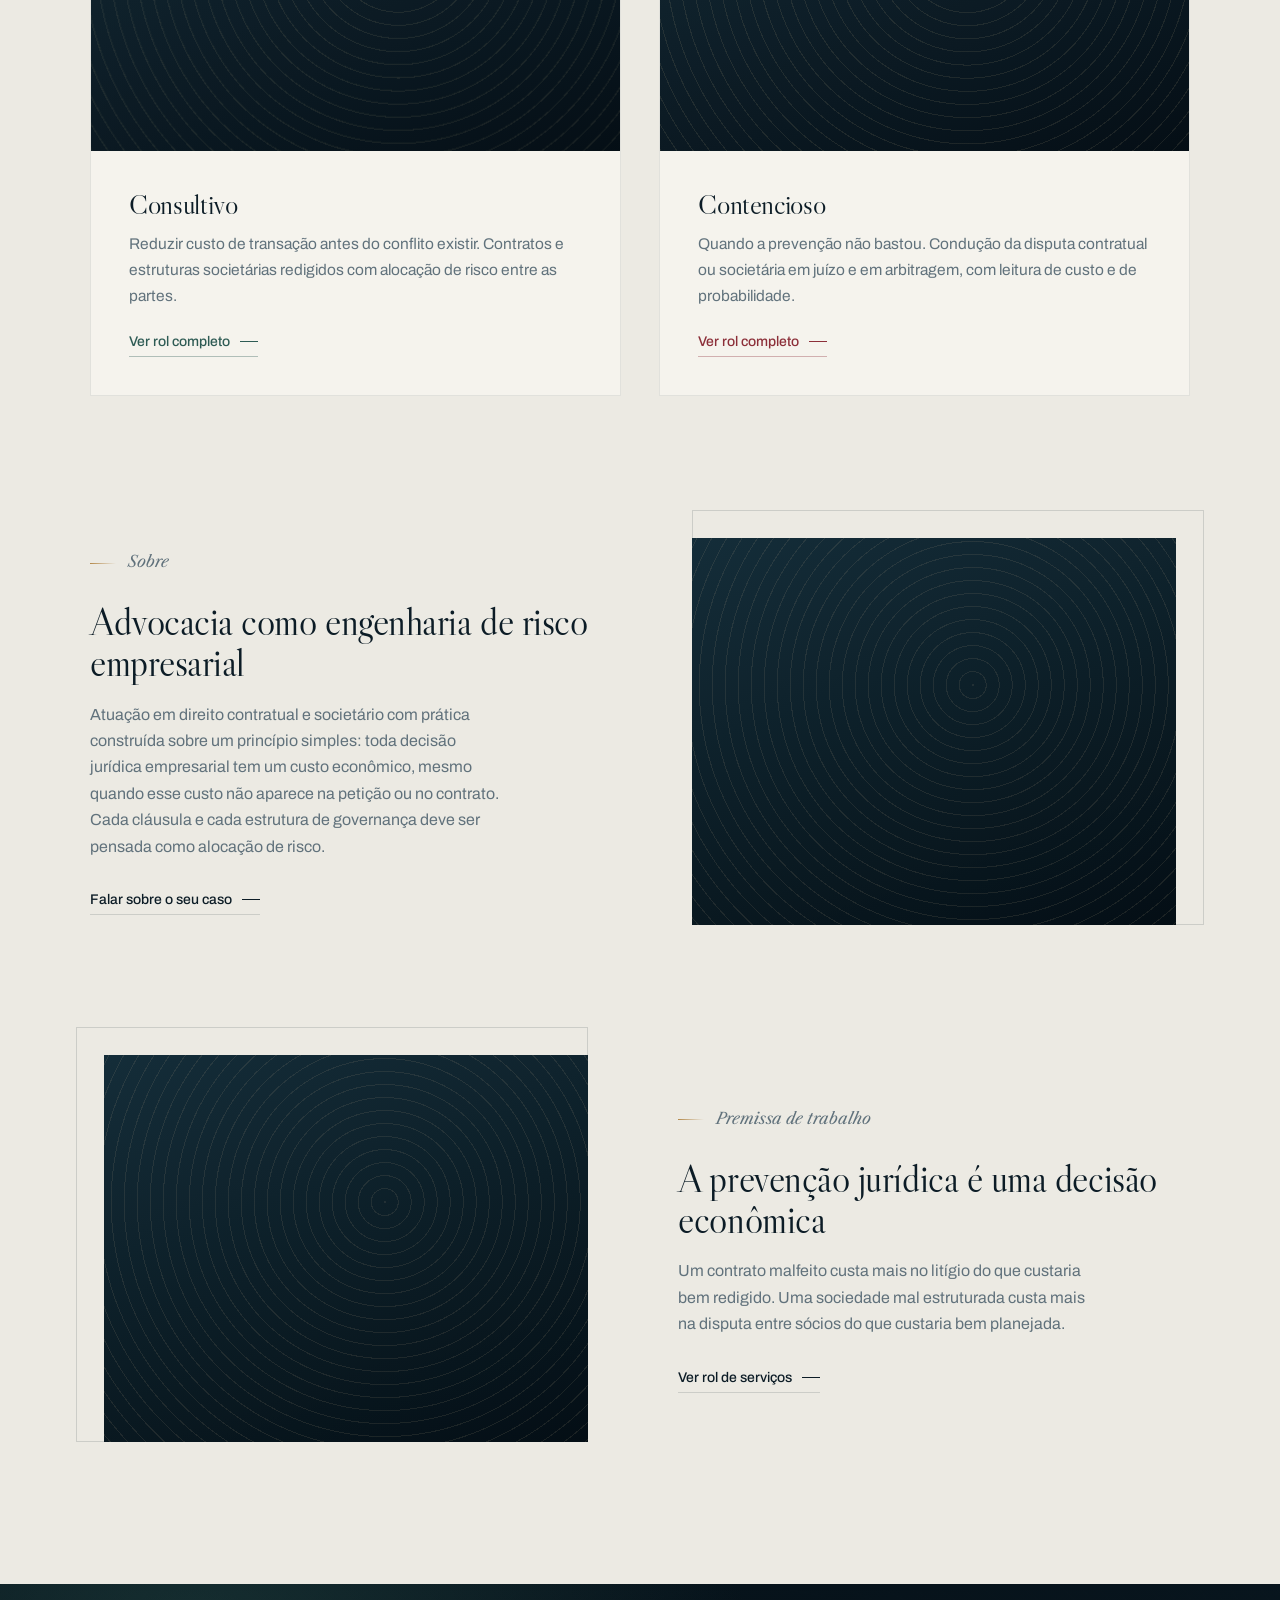
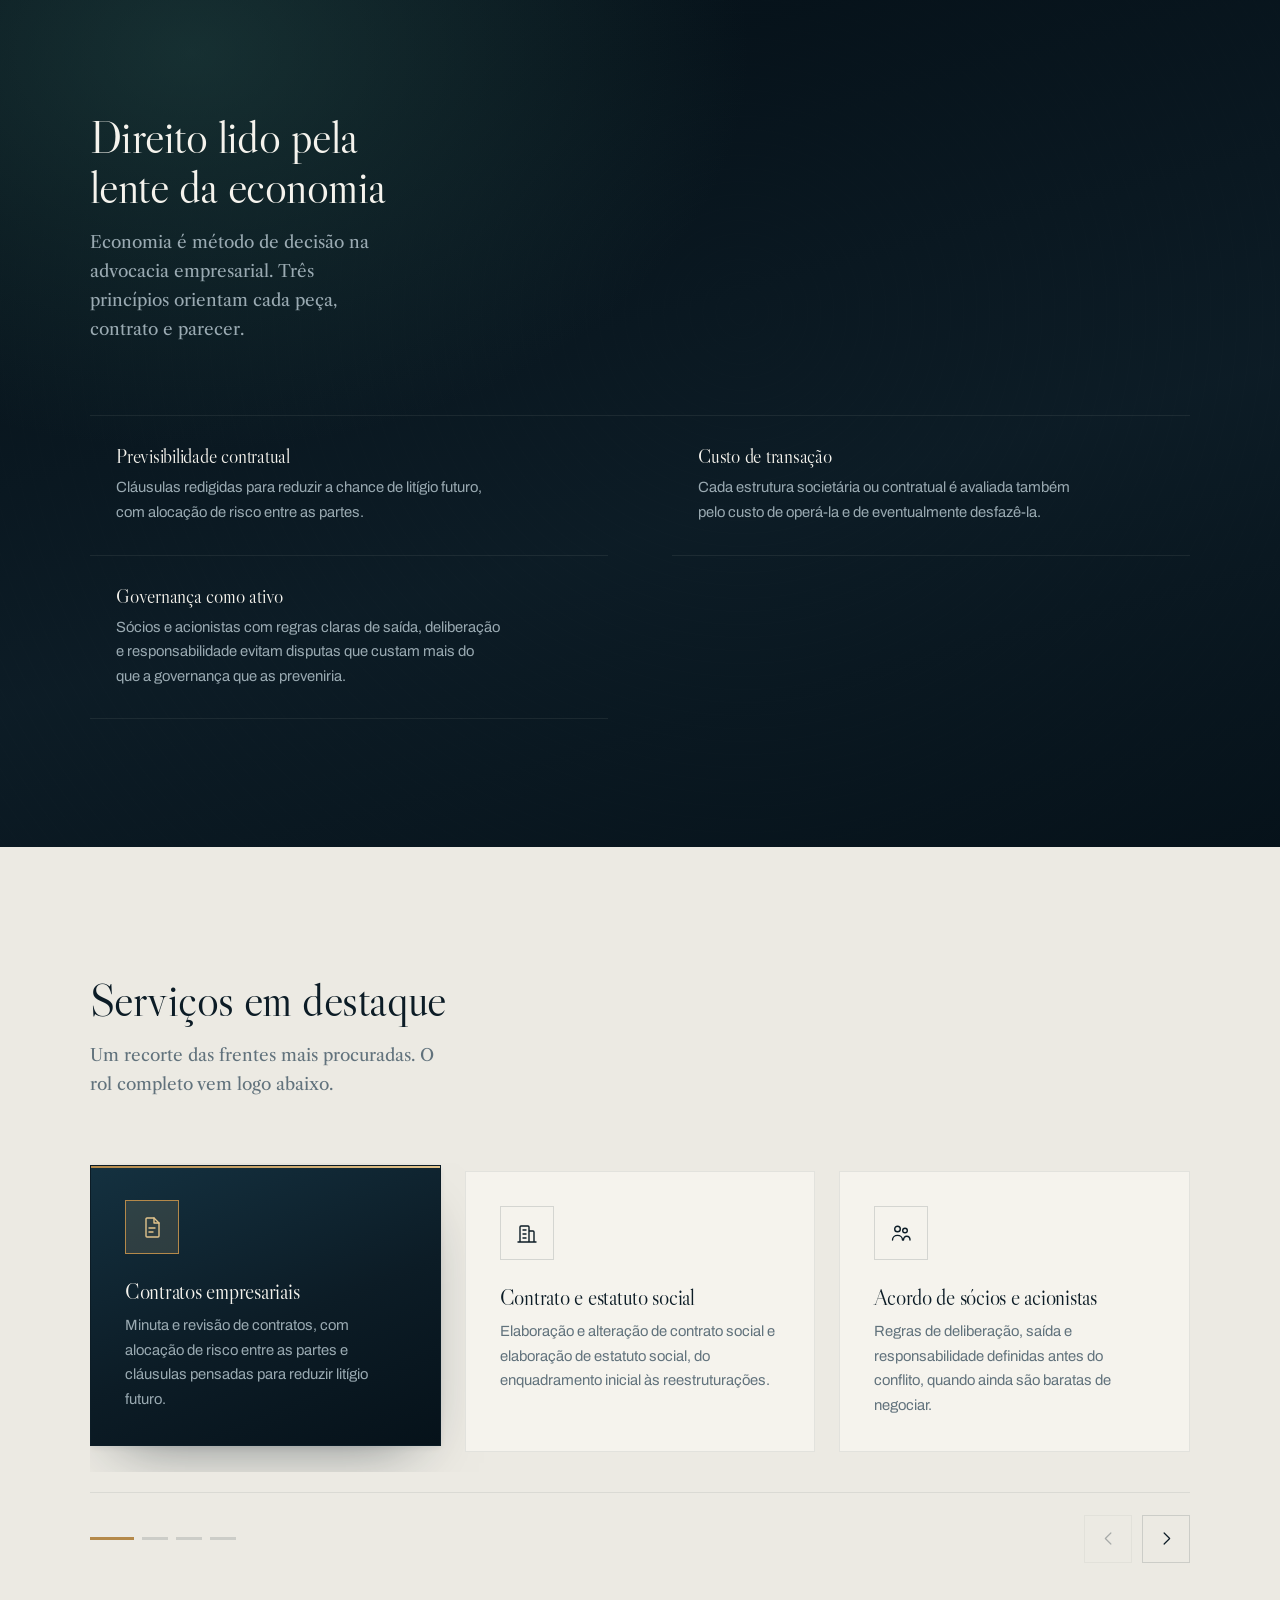
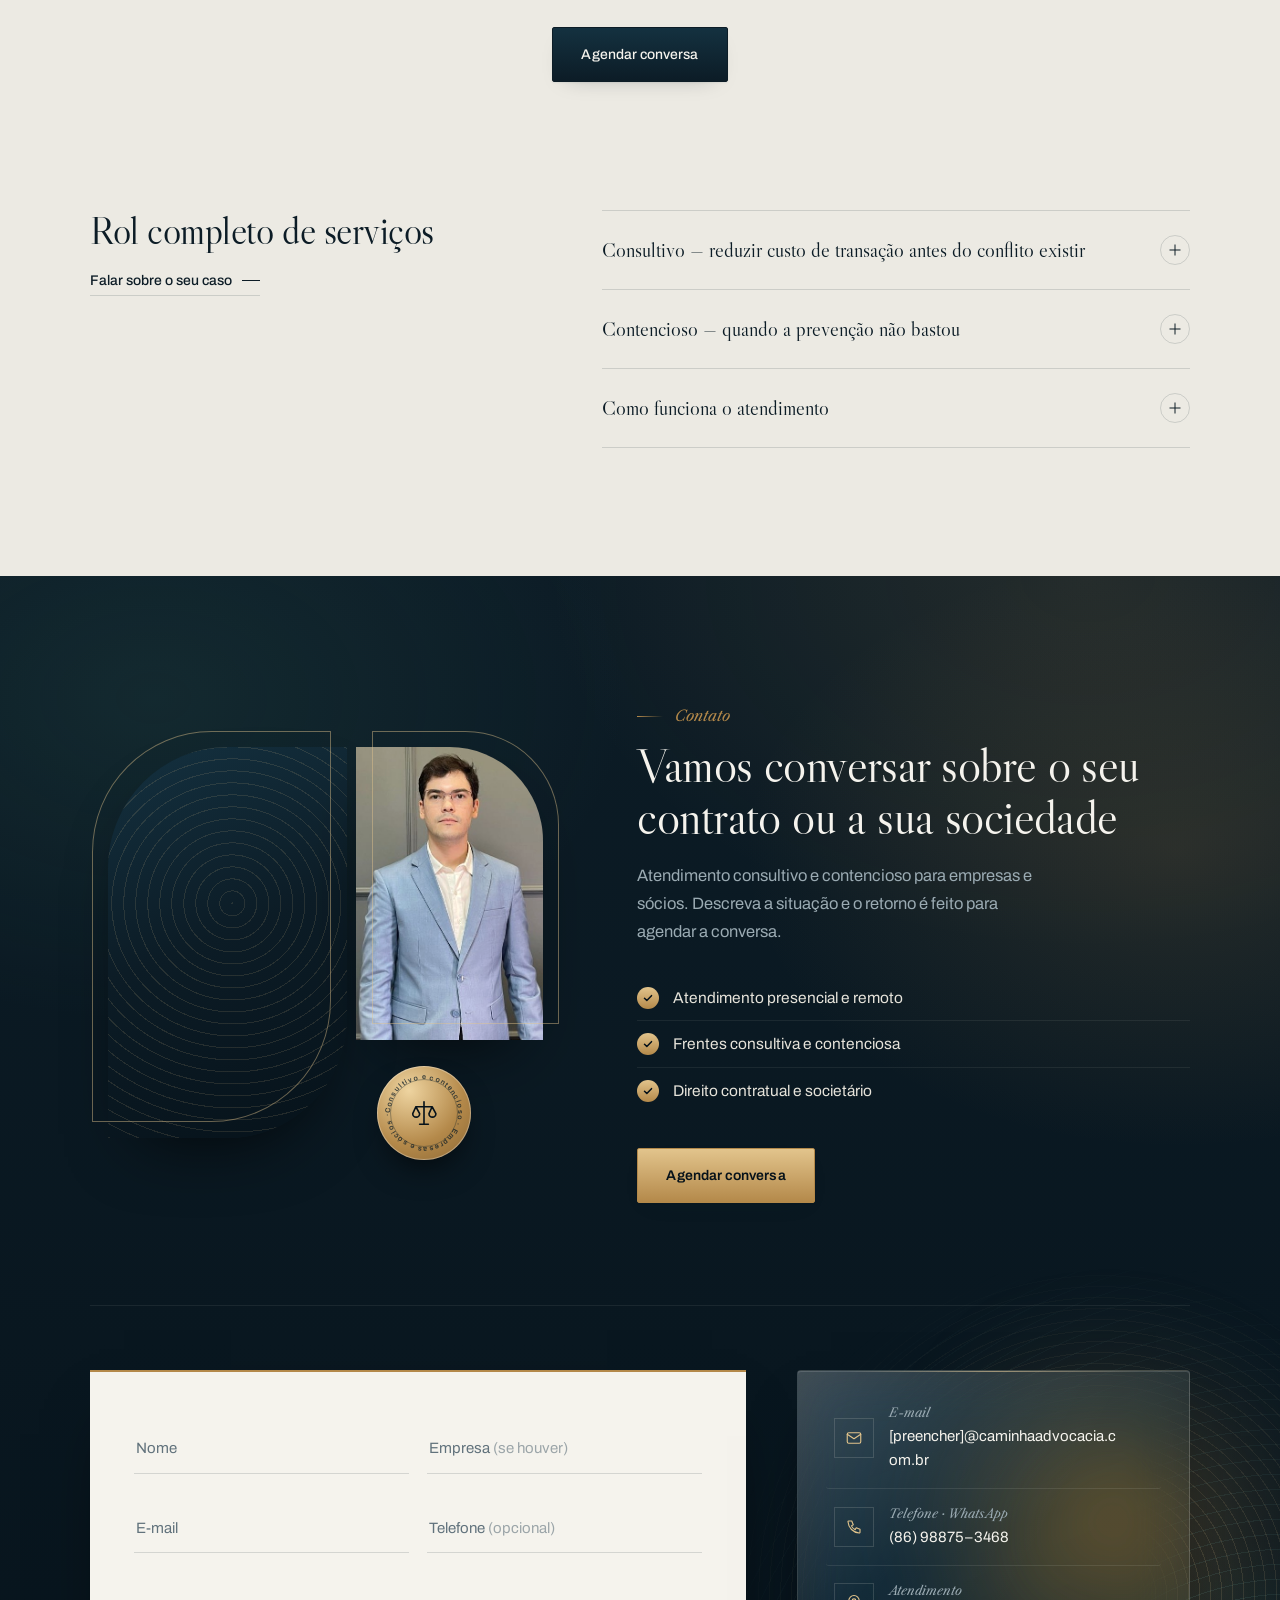
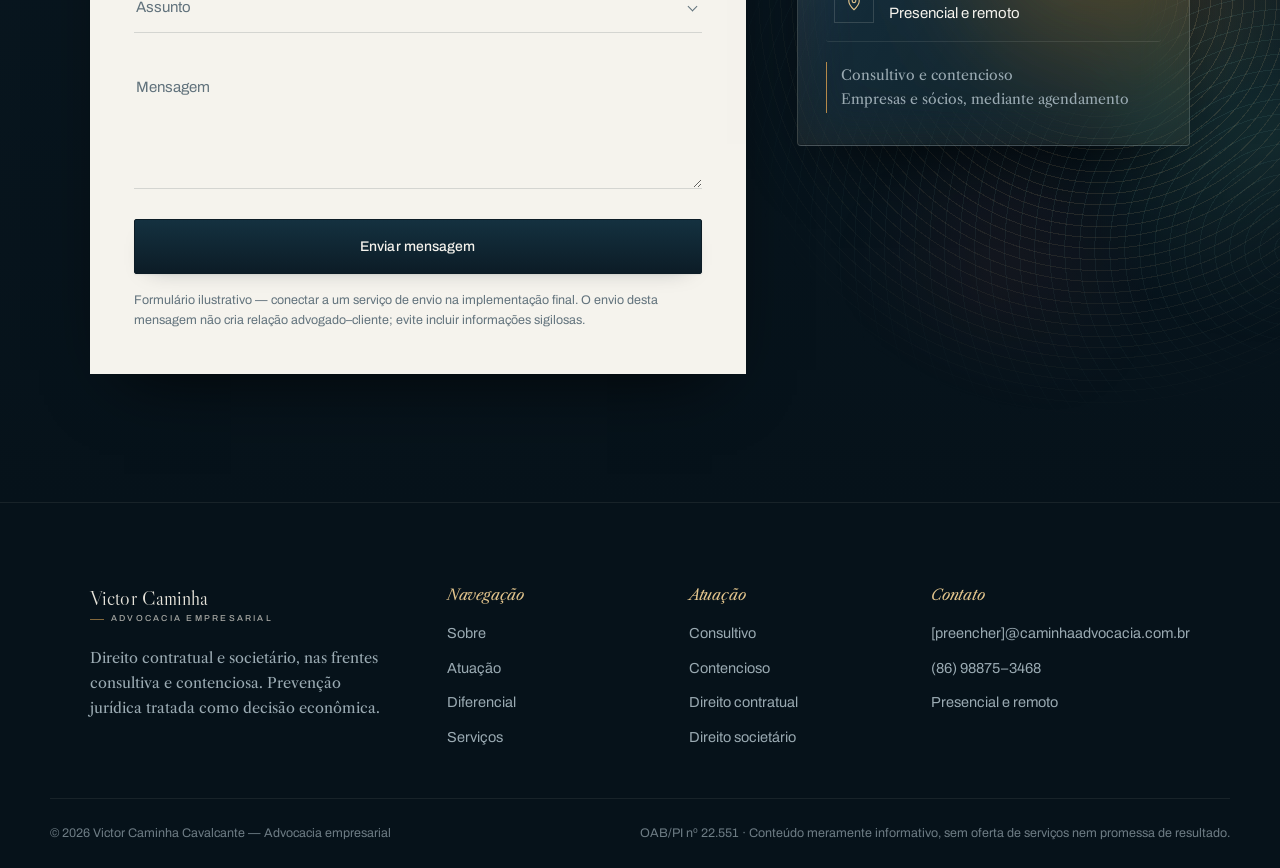
<file: Va/victor-caminha.html>
<!DOCTYPE html>
<html lang="pt-BR">
<head>
  <meta charset="UTF-8">
  <meta name="viewport" content="width=device-width, initial-scale=1.0">
  <title>Victor Caminha Cavalcante &mdash; Advocacia Empresarial</title>
  <meta name="description" content="Advocacia empresarial em direito contratual e societário, nas frentes consultiva e contenciosa. Cada cláusula e cada estrutura de governança tratada como alocação de risco.">
  <meta name="theme-color" content="#0C1C26">
  <link rel="icon" type="image/svg+xml" href="data:image/svg+xml,%3Csvg xmlns='http://www.w3.org/2000/svg' viewBox='0 0 24 24'%3E%3Crect width='24' height='24' rx='3' fill='%230E253B'/%3E%3Cpath d='M12 4.5v15M6.5 8h11M6.5 8 4 13a2.5 2.5 0 0 0 5 0L6.5 8ZM17.5 8 15 13a2.5 2.5 0 0 0 5 0L17.5 8ZM8.5 19.5h7' stroke='%23C79A54' stroke-width='1.3' fill='none' stroke-linecap='round' stroke-linejoin='round'/%3E%3C/svg%3E">
  <link rel="preconnect" href="https://fonts.googleapis.com">
  <link rel="preconnect" href="https://fonts.gstatic.com" crossorigin>
  <link href="https://fonts.googleapis.com/css2?family=Archivo:wght@400;500;600;700&family=Libre+Caslon+Display&family=Libre+Caslon+Text:ital,wght@0,400;0,700;1,400&display=swap" rel="stylesheet">
  <style>
/* =========================================================
   HOLMES LAW
   Direção visual: documento jurídico gravado.
   Fundo tinta-oxford, papel bond frio, filete latão,
   Libre Caslon (herança tipográfica de documentos legais)
   + Archivo (grotesca institucional).
   ========================================================= */

/* ---------- 1. Reset ---------- */

*,
*::before,
*::after {
  margin: 0;
  padding: 0;
  box-sizing: border-box;
}

img {
  display: block;
  max-width: 100%;
  height: auto;
}

ul {
  list-style: none;
}

a {
  color: inherit;
  text-decoration: none;
}

button,
input,
select,
textarea {
  font: inherit;
  color: inherit;
}

/* ---------- 2. Tokens ---------- */

:root {
  /* superfícies */
  --ink: #0c1c26;
  --ink-deep: #06121a;
  --ink-soft: #143140;
  --paper: #eceae3;
  --paper-warm: #f5f3ed;
  --paper-dim: #dbd7cb;

  /* acentos */
  --brass: #b4894a;
  --brass-lite: #e2c48c;
  --oxblood: #8c2f39;
  --verdigris: #2e5b54;

  /* texto */
  --text: #2b3a42;
  --text-mute: #61727c;
  --text-on-dark: #e6e3da;
  --text-on-dark-mute: #9aaab2;

  /* filetes */
  --rule: rgba(12, 28, 38, 0.14);
  --rule-soft: rgba(12, 28, 38, 0.08);
  --rule-dark: rgba(230, 227, 218, 0.16);
  --rule-dark-soft: rgba(230, 227, 218, 0.08);

  /* elevação */
  --lift-1: 0 1px 2px rgba(12, 28, 38, 0.06), 0 8px 24px -16px rgba(12, 28, 38, 0.4);
  --lift-2: 0 2px 6px rgba(12, 28, 38, 0.08), 0 26px 60px -30px rgba(12, 28, 38, 0.55);
  --lift-dark: 0 30px 70px -34px rgba(0, 0, 0, 0.85);

  /* tipografia */
  --display: "Libre Caslon Display", "Libre Caslon Text", Georgia, serif;
  --serif: "Libre Caslon Text", Georgia, serif;
  --sans: "Archivo", "Helvetica Neue", Arial, sans-serif;

  /* métrica */
  --shell: 1180px;
  --gutter: clamp(20px, 4vw, 40px);
  --pad-section: clamp(72px, 10vw, 132px);
  --rail: 64px;

  /* curvas */
  --ease: cubic-bezier(0.22, 1, 0.36, 1);
  --ease-soft: cubic-bezier(0.4, 0, 0.2, 1);
}

html {
  scroll-behavior: smooth;
  -webkit-text-size-adjust: 100%;
  /* clip tambem na raiz: o menu fechado e position:fixed e escapa
     do clip do body, criando rolagem lateral em telas bem estreitas.
     "clip" e nao "hidden" para nao quebrar o position:sticky do FAQ. */
  overflow-x: clip;
}

body {
  background: var(--paper);
  color: var(--text);
  font-family: var(--sans);
  font-size: 16px;
  font-weight: 400;
  line-height: 1.65;
  -webkit-font-smoothing: antialiased;
  -moz-osx-font-smoothing: grayscale;
  overflow-x: clip;
}

body.is-locked {
  overflow: hidden;
}

h1, h2, h3, h4 {
  font-family: var(--display);
  font-weight: 400;
  line-height: 1.08;
  letter-spacing: -0.012em;
  color: var(--ink);
}

::selection {
  background: var(--brass);
  color: var(--ink-deep);
}

section[id],
main[id] {
  scroll-margin-top: 92px;
}

.shell {
  width: 100%;
  max-width: var(--shell);
  margin-inline: auto;
  padding-inline: var(--gutter);
}

.skip-link {
  position: fixed;
  top: 10px;
  left: 10px;
  z-index: 3000;
  padding: 10px 18px;
  background: var(--ink);
  color: var(--paper-warm);
  border-radius: 2px;
  font-size: 13px;
  transform: translateY(-160%);
  transition: transform 0.25s var(--ease);
}

.skip-link:focus-visible {
  transform: none;
}

:where(a, button, input, select, textarea):focus-visible {
  outline: 2px solid var(--brass);
  outline-offset: 3px;
  border-radius: 2px;
}

/* ---------- 3. Reveal ---------- */

.reveal {
  opacity: 0;
  transform: translateY(18px);
  transition:
    opacity 0.75s var(--ease) var(--d, 0s),
    transform 0.75s var(--ease) var(--d, 0s);
}

.reveal.is-in {
  opacity: 1;
  transform: none;
}

@media (prefers-reduced-motion: reduce) {
  html { scroll-behavior: auto; }

  .reveal {
    opacity: 1 !important;
    transform: none !important;
    transition: none !important;
  }

  .seal-type,
  .btn::after,
  .wa-pulse,
  .wa-pulse::after {
    animation: none !important;
  }

  *,
  *::before,
  *::after {
    animation-duration: 1ms !important;
    animation-iteration-count: 1 !important;
    transition-duration: 1ms !important;
    scroll-behavior: auto !important;
  }

  /* A faixa continua rolando mesmo com "reduzir movimento" ligado.
     Para voltar a respeitar essa preferencia do sistema, apague este
     bloco: quem tem a opcao ligada passa a ver a lista estatica. */
  .docket-track {
    animation-duration: var(--dur, 40s) !important;
    animation-iteration-count: infinite !important;
  }
}

/* ---------- 4. Rail (assinatura + progresso) ---------- */

.rail {
  position: fixed;
  top: 0;
  left: 0;
  z-index: 60;
  width: var(--rail);
  height: 100vh;
  display: none;
  flex-direction: column;
  align-items: center;
  justify-content: center;
  gap: 26px;
  pointer-events: none;
  mix-blend-mode: normal;
}

.rail::before {
  content: "";
  position: absolute;
  inset: 0 auto 0 0;
  width: 1px;
  background: linear-gradient(180deg, transparent, var(--rule) 12%, var(--rule) 88%, transparent);
  left: calc(var(--rail) - 1px);
}

.rail-line {
  position: relative;
  width: 1px;
  height: 34vh;
  background: var(--rule);
  overflow: hidden;
}

.rail-line i {
  position: absolute;
  inset: 0 0 auto 0;
  display: block;
  height: 0%;
  background: linear-gradient(180deg, var(--brass-lite), var(--brass));
  transition: height 0.15s linear;
}

.rail-mark {
  writing-mode: vertical-rl;
  font-family: var(--serif);
  font-style: italic;
  font-size: 12px;
  letter-spacing: 0.06em;
  color: var(--text-mute);
  white-space: nowrap;
}

@media (min-width: 1300px) {
  .rail { display: flex; }
}

/* ---------- 5. Botões e links ---------- */

.btn {
  position: relative;
  display: inline-flex;
  align-items: center;
  justify-content: center;
  gap: 10px;
  padding: 15px 28px;
  border: 1px solid transparent;
  border-radius: 2px;
  font-family: var(--sans);
  font-size: 14px;
  font-weight: 500;
  letter-spacing: 0.005em;
  cursor: pointer;
  overflow: hidden;
  transition:
    background-color 0.3s var(--ease-soft),
    color 0.3s var(--ease-soft),
    border-color 0.3s var(--ease-soft),
    transform 0.3s var(--ease),
    box-shadow 0.3s var(--ease);
}

/* varredura de brilho no hover */
.btn::after {
  content: "";
  position: absolute;
  inset: 0;
  background: linear-gradient(105deg, transparent 30%, rgba(226, 196, 140, 0.28) 50%, transparent 70%);
  transform: translateX(-130%);
  transition: transform 0.7s var(--ease);
}

.btn:hover::after {
  transform: translateX(130%);
}

.btn-solid {
  background: linear-gradient(180deg, var(--ink-soft), var(--ink));
  border-color: var(--ink);
  color: var(--paper-warm);
  box-shadow: var(--lift-1);
}

.btn-solid:hover {
  transform: translateY(-2px);
  box-shadow: var(--lift-2);
  border-color: var(--brass);
}

.btn-solid:active {
  transform: translateY(0);
}

.btn-quiet {
  background: transparent;
  border-color: var(--rule);
  color: var(--ink);
}

.btn-quiet:hover {
  border-color: var(--ink);
  transform: translateY(-2px);
}

.btn-ghost {
  padding: 11px 22px;
  background: transparent;
  border-color: currentColor;
  font-size: 13px;
  opacity: 0.9;
}

.btn-ghost:hover {
  opacity: 1;
  transform: translateY(-2px);
}

.btn-block {
  width: 100%;
}

/* hero e contato ficam sobre fundo escuro */
.hero .btn-quiet {
  color: var(--text-on-dark);
  border-color: var(--rule-dark);
}

.hero .btn-quiet:hover {
  border-color: var(--brass);
  color: var(--brass-lite);
}

.hero .btn-solid {
  background: linear-gradient(180deg, var(--brass-lite), var(--brass));
  border-color: var(--brass);
  color: var(--ink-deep);
  font-weight: 600;
}

.hero .btn-solid:hover {
  box-shadow: 0 18px 40px -18px rgba(180, 137, 74, 0.7);
}

.link-arrow {
  display: inline-flex;
  align-items: center;
  gap: 10px;
  padding-bottom: 3px;
  font-size: 14px;
  font-weight: 500;
  color: var(--ink);
  border-bottom: 1px solid var(--rule);
  transition: color 0.28s var(--ease-soft), border-color 0.28s var(--ease-soft), gap 0.28s var(--ease);
}

.link-arrow::after {
  content: "";
  width: 18px;
  height: 1px;
  background: currentColor;
  transition: width 0.28s var(--ease);
}

.link-arrow:hover {
  color: var(--oxblood);
  border-color: var(--oxblood);
  gap: 14px;
}

.link-arrow:hover::after {
  width: 26px;
}

/* ---------- 6. Cabeçalhos de seção ---------- */

.section-head {
  max-width: 34ch;
  margin-bottom: clamp(44px, 6vw, 72px);
}

.section-head h2 {
  font-size: clamp(2rem, 3.6vw, 3rem);
  margin-bottom: 16px;
}

.section-head p {
  font-family: var(--serif);
  font-size: 17px;
  line-height: 1.7;
  color: var(--text-mute);
  max-width: 46ch;
}

.section-head-light h2 { color: var(--paper-warm); }
.section-head-light p { color: var(--text-on-dark-mute); }

/* nota marginal (substitui as etiquetas em caixa alta) */
.marginalia {
  font-family: var(--serif);
  font-style: italic;
  font-size: 15px;
  color: var(--brass);
  margin-bottom: 10px;
}

.marginalia::before {
  content: "";
  display: inline-block;
  width: 26px;
  height: 1px;
  margin-right: 12px;
  vertical-align: middle;
  background: linear-gradient(90deg, var(--brass), rgba(180, 137, 74, 0));
}

/* ---------- 7. Header ---------- */

.site-header {
  position: fixed;
  top: 0;
  left: 0;
  right: 0;
  z-index: 200;
  padding: 22px 0;
  color: var(--text-on-dark);
  transition: padding 0.35s var(--ease), background-color 0.35s var(--ease), color 0.35s var(--ease), box-shadow 0.35s var(--ease);
}

.site-header::after {
  content: "";
  position: absolute;
  left: 0;
  right: 0;
  bottom: 0;
  height: 1px;
  background: linear-gradient(90deg, transparent, var(--rule-dark), transparent);
  opacity: 0.9;
  transition: opacity 0.35s var(--ease), background 0.35s var(--ease);
}

.site-header.is-stuck {
  padding: 12px 0;
  color: var(--ink);
  background: rgba(236, 234, 227, 0.86);
  -webkit-backdrop-filter: blur(14px) saturate(140%);
  backdrop-filter: blur(14px) saturate(140%);
  box-shadow: 0 16px 40px -34px rgba(12, 28, 38, 0.9);
}

.site-header.is-stuck::after {
  background: linear-gradient(90deg, transparent, var(--rule), transparent);
}

.header-inner {
  display: flex;
  align-items: center;
  justify-content: space-between;
  gap: 32px;
}

/* logo */
.logo {
  display: flex;
  align-items: center;
  gap: 12px;
  flex-shrink: 0;
}

.logo-text {
  display: flex;
  flex-direction: column;
  font-family: var(--display);
  font-size: 20px;
  line-height: 1.1;
  letter-spacing: 0.005em;
}

/* Caixa alta espacejada com filete a esquerda: reproduz a assinatura
   "— ADVOCACIA EMPRESARIAL" da marca original do cliente. */
.logo-text small {
  display: flex;
  align-items: center;
  gap: 7px;
  font-family: var(--sans);
  font-size: 8.6px;
  font-weight: 500;
  letter-spacing: 0.26em;
  text-transform: uppercase;
  opacity: 0.72;
  margin-top: 5px;
}

.logo-text small::before {
  content: "";
  width: 14px;
  height: 1px;
  background: var(--brass);
  flex-shrink: 0;
}

/* navegação */
.main-nav ul {
  display: flex;
  align-items: center;
  gap: 30px;
}

.main-nav > ul > li > a {
  position: relative;
  display: block;
  padding: 8px 0;
  font-size: 14.5px;
  font-weight: 400;
  transition: color 0.25s var(--ease-soft);
}

.main-nav > ul > li > a::after {
  content: "";
  position: absolute;
  left: 0;
  bottom: 2px;
  width: 100%;
  height: 1px;
  background: var(--brass);
  transform: scaleX(0);
  transform-origin: right;
  transition: transform 0.35s var(--ease);
}

.main-nav > ul > li > a:hover::after,
.main-nav > ul > li:focus-within > a::after {
  transform: scaleX(1);
  transform-origin: left;
}

.has-dropdown {
  position: relative;
}

.dropdown {
  position: absolute;
  top: 100%;
  left: -18px;
  min-width: 200px;
  margin-top: 12px;
  padding: 8px 0;
  display: block;
  background: var(--paper-warm);
  border: 1px solid var(--rule);
  border-top: 2px solid var(--brass);
  box-shadow: var(--lift-2);
  opacity: 0;
  visibility: hidden;
  transform: translateY(8px);
  transition: opacity 0.28s var(--ease), transform 0.28s var(--ease), visibility 0.28s;
}

.has-dropdown:hover .dropdown,
.has-dropdown:focus-within .dropdown {
  opacity: 1;
  visibility: visible;
  transform: none;
}

.dropdown a {
  display: block;
  padding: 9px 22px;
  font-size: 14px;
  color: var(--text);
  transition: color 0.22s var(--ease-soft), padding-left 0.22s var(--ease);
}

.dropdown a:hover {
  color: var(--oxblood);
  padding-left: 28px;
}

.header-actions {
  display: flex;
  align-items: center;
  gap: 16px;
  flex-shrink: 0;
}

/* botão hambúrguer */
.nav-toggle {
  display: none;
  flex-direction: column;
  justify-content: center;
  gap: 6px;
  width: 40px;
  height: 40px;
  padding: 0 8px;
  background: none;
  border: 1px solid currentColor;
  cursor: pointer;
}

.nav-toggle span {
  display: block;
  width: 100%;
  height: 1.5px;
  background: currentColor;
  transition: transform 0.35s var(--ease), opacity 0.2s var(--ease-soft);
}

.nav-toggle.is-open span:nth-child(1) {
  transform: translateY(3.75px) rotate(45deg);
}

.nav-toggle.is-open span:nth-child(2) {
  transform: translateY(-3.75px) rotate(-45deg);
}

/* ---------- 8. Menu mobile ---------- */

.menu-backdrop {
  position: fixed;
  inset: 0;
  z-index: 300;
  background: rgba(6, 18, 26, 0.5);
  -webkit-backdrop-filter: blur(3px);
  backdrop-filter: blur(3px);
  opacity: 0;
  transition: opacity 0.35s var(--ease-soft);
}

.menu-backdrop.is-on {
  opacity: 1;
}

.mobile-menu {
  position: fixed;
  top: 0;
  right: 0;
  z-index: 400;
  width: min(86vw, 380px);
  height: 100dvh;
  padding: 108px 34px 40px;
  display: flex;
  flex-direction: column;
  justify-content: center;
  background: linear-gradient(200deg, var(--ink-soft), var(--ink-deep) 70%);
  border-left: 1px solid var(--rule-dark);
  box-shadow: -30px 0 70px -30px rgba(0, 0, 0, 0.8);
  visibility: hidden;
  transform: translateX(102%);
  transition: transform 0.5s var(--ease), visibility 0.5s;
}

.mobile-menu.is-open {
  visibility: visible;
  transform: none;
}

.mobile-menu nav {
  display: flex;
  flex-direction: column;
}

.mobile-menu nav a {
  padding: 16px 0;
  font-family: var(--display);
  font-size: 1.6rem;
  color: var(--text-on-dark);
  border-bottom: 1px solid var(--rule-dark-soft);
  opacity: 0;
  transform: translateX(18px);
  transition: color 0.25s var(--ease-soft), opacity 0.45s var(--ease), transform 0.45s var(--ease);
}

.mobile-menu.is-open nav a {
  opacity: 1;
  transform: none;
  transition-delay: calc(0.08s * var(--i, 0) + 0.12s);
}

.mobile-menu nav a:hover {
  color: var(--brass-lite);
}

.mobile-cta {
  margin-top: 28px;
}

.mobile-note {
  margin-top: 16px;
  font-family: var(--serif);
  font-style: italic;
  font-size: 13.5px;
  color: var(--text-on-dark-mute);
}

/* ---------- 9. Hero ---------- */

.hero {
  position: relative;
  isolation: isolate;
  padding: clamp(140px, 17vw, 200px) 0 clamp(90px, 11vw, 140px);
  background: var(--ink);
  color: var(--text-on-dark);
  overflow: hidden;
}

.hero-bg {
  position: absolute;
  inset: 0;
  z-index: -1;
}

/* fundo gravado tipo papel de segurança */
.guilloche {
  position: absolute;
  inset: -20%;
  opacity: 0.5;
  background:
    repeating-radial-gradient(circle at 72% 34%, rgba(226, 196, 140, 0.07) 0 1px, transparent 1px 13px),
    repeating-radial-gradient(circle at 18% 78%, rgba(226, 196, 140, 0.05) 0 1px, transparent 1px 17px);
  -webkit-mask-image: radial-gradient(ellipse at 60% 40%, #000 10%, transparent 72%);
  mask-image: radial-gradient(ellipse at 60% 40%, #000 10%, transparent 72%);
}

.hero-glow {
  position: absolute;
  inset: 0;
  background:
    radial-gradient(ellipse 780px 620px at 78% 12%, rgba(180, 137, 74, 0.2), transparent 62%),
    radial-gradient(ellipse 700px 560px at 6% 96%, rgba(46, 91, 84, 0.24), transparent 60%),
    linear-gradient(175deg, rgba(6, 18, 26, 0) 55%, rgba(6, 18, 26, 0.85));
}

.hero-fade {
  position: absolute;
  left: 0;
  right: 0;
  bottom: 0;
  height: 120px;
  background: linear-gradient(180deg, transparent, rgba(6, 18, 26, 0.55));
  pointer-events: none;
}

.hero-inner {
  display: grid;
  grid-template-columns: 1.08fr 0.92fr;
  align-items: center;
  gap: clamp(40px, 6vw, 84px);
}

.hero-place {
  font-family: var(--serif);
  font-style: italic;
  font-size: 15px;
  color: var(--brass-lite);
  margin-bottom: 26px;
}

.hero-title {
  /* Teto medido: cada .line precisa caber numa linha so, senao a revelacao
     por mascara desliza o bloco inteiro em vez da linha. 4,65rem quebrava
     "Direito empresarial" em 1440 e 1280; 4,3rem passa, 4,2rem da margem. */
  font-size: clamp(2.6rem, 6.1vw, 4.2rem);
  line-height: 1.03;
  color: var(--paper-warm);
  margin-bottom: 30px;
}

.hero-title .line {
  display: block;
  overflow: hidden;
}

.hero-title .line span {
  display: block;
  background: linear-gradient(178deg, var(--paper-warm) 34%, #cabb9f);
  -webkit-background-clip: text;
  background-clip: text;
  -webkit-text-fill-color: transparent;
  color: transparent;
  padding-bottom: 0.06em;
}

.hero-text {
  max-width: 48ch;
  font-size: 16.5px;
  line-height: 1.72;
  color: var(--text-on-dark-mute);
  margin-bottom: 34px;
}

.hero-actions {
  display: flex;
  flex-wrap: wrap;
  gap: 14px;
  margin-bottom: 42px;
}

.hero-facts {
  display: flex;
  flex-wrap: wrap;
  gap: 10px 26px;
  padding-top: 22px;
  border-top: 1px solid var(--rule-dark-soft);
  font-size: 13.5px;
  color: var(--text-on-dark-mute);
}

.hero-facts li {
  display: flex;
  align-items: center;
  gap: 9px;
}

.hero-facts li::before {
  content: "";
  width: 5px;
  height: 5px;
  background: var(--brass);
  transform: rotate(45deg);
  flex-shrink: 0;
}

/* retrato em placa gravada */
.hero-plate {
  position: relative;
  justify-self: center;
  width: 100%;
  max-width: 430px;
}

.plate-frame {
  position: relative;
  padding: 12px;
  border: 1px solid var(--rule-dark);
  background: linear-gradient(160deg, rgba(226, 196, 140, 0.12), rgba(6, 18, 26, 0.15));
  box-shadow: var(--lift-dark);
}

.plate-frame::before {
  content: "";
  position: absolute;
  inset: -14px;
  border: 1px solid rgba(226, 196, 140, 0.28);
  pointer-events: none;
}

.plate-frame img {
  width: 100%;
  aspect-ratio: 4 / 5;
  object-fit: cover;
  object-position: center 12%;
  filter: saturate(0.94) contrast(1.02);
  will-change: transform;
}

.seal {
  position: absolute;
  right: -26px;
  bottom: -30px;
  display: grid;
  place-items: center;
  width: 118px;
  height: 118px;
  border-radius: 50%;
  background: radial-gradient(circle at 32% 28%, var(--ink-soft), var(--ink-deep) 72%);
  border: 1px solid var(--brass);
  box-shadow: 0 20px 40px -18px rgba(0, 0, 0, 0.9);
}

.seal > * {
  grid-area: 1 / 1;
}

.seal-type {
  width: 100%;
  height: 100%;
  animation: seal-turn 34s linear infinite;
}

.seal-type text {
  font-family: var(--sans);
  font-size: 8.6px;
  letter-spacing: 0.16em;
  fill: var(--brass-lite);
  opacity: 0.85;
}

@keyframes seal-turn {
  to { transform: rotate(360deg); }
}

.seal-core {
  display: flex;
  flex-direction: column;
  align-items: center;
  line-height: 1.1;
}

.seal-core .seal-mark {
  width: 38px;
  height: 38px;
  color: var(--brass-lite);
}

/* entrada orquestrada do hero */
.hero [data-hero] {
  animation: rise 0.95s var(--ease) backwards;
}

.hero [data-hero="1"] { animation-delay: 0.15s; }
.hero [data-hero="2"] { animation-delay: 0.28s; }
.hero [data-hero="3"] { animation-delay: 0.38s; }
.hero [data-hero="4"] { animation-delay: 0.48s; }
.hero [data-hero="5"] { animation-delay: 0.68s; }
.hero [data-hero="6"] { animation-delay: 0.8s; }
.hero [data-hero="7"] { animation-delay: 0.92s; }

.hero-title .line [data-hero] {
  animation-name: rise-mask;
  animation-duration: 1.05s;
}

.hero-plate[data-hero] {
  animation-name: plate-in;
  animation-duration: 1.3s;
}

@keyframes rise {
  from { opacity: 0; transform: translateY(16px); }
  to   { opacity: 1; transform: none; }
}

@keyframes rise-mask {
  from { transform: translateY(105%); }
  to   { transform: none; }
}

@keyframes plate-in {
  from { opacity: 0; transform: translateY(26px) scale(0.97); }
  to   { opacity: 1; transform: none; }
}

/* ---------- 10. Docket (faixa rolante) ---------- */

.docket {
  position: relative;
  background: var(--ink-deep);
  border-top: 1px solid var(--rule-dark-soft);
  border-bottom: 1px solid var(--rule-dark-soft);
}

.docket-viewport {
  padding: 16px 0;
  overflow: hidden;
  -webkit-mask-image: linear-gradient(90deg, transparent, #000 10%, #000 88%, transparent);
  mask-image: linear-gradient(90deg, transparent, #000 10%, #000 88%, transparent);
}

.docket-track {
  display: flex;
  width: max-content;
  /* --shift e --dur sao definidos pelo JS a partir da largura real do grupo,
     entao a velocidade fica constante em qualquer tela. */
  animation: docket var(--dur, 40s) linear infinite;
}

/* pausa ao passar o mouse, para dar tempo de ler um item */
.docket-viewport:hover .docket-track {
  animation-play-state: paused;
}

.docket-group {
  display: flex;
  align-items: center;
  flex-shrink: 0;
}

.docket-group li {
  display: flex;
  align-items: center;
  white-space: nowrap;
  padding-right: 34px;
  font-family: var(--serif);
  font-size: 14px;
  letter-spacing: 0.02em;
  color: var(--text-on-dark-mute);
}

/* losango separador: entra no fluxo do item, para o loop fechar exato */
.docket-group li::after {
  content: "";
  flex-shrink: 0;
  width: 4px;
  height: 4px;
  margin-left: 34px;
  background: var(--brass);
  transform: rotate(45deg);
}

@keyframes docket {
  from { transform: translate3d(0, 0, 0); }
  to   { transform: translate3d(calc(var(--shift, 0px) * -1), 0, 0); }
}

/* Sem JS: vira lista estatica e legivel, em vez de tira cortada e parada */
.docket.is-static .docket-viewport {
  padding-inline: var(--gutter);
  -webkit-mask-image: none;
  mask-image: none;
}

.docket.is-static .docket-track {
  width: 100%;
  animation: none;
}

.docket.is-static .docket-group {
  flex-wrap: wrap;
  justify-content: center;
  width: 100%;
  gap: 8px 30px;
}

.docket.is-static .docket-group li {
  padding-right: 0;
}

.docket.is-static .docket-group li::after {
  display: none;
}

/* ---------- 11. Practices ---------- */

.practices {
  padding: var(--pad-section) 0;
}

.practice-split {
  display: grid;
  grid-template-columns: 1fr 1fr;
  gap: clamp(24px, 3vw, 40px);
}

.practice {
  position: relative;
  display: flex;
  flex-direction: column;
  background: var(--paper-warm);
  border: 1px solid var(--rule-soft);
  border-top: 2px solid var(--accent, var(--brass));
  transition: transform 0.45s var(--ease), box-shadow 0.45s var(--ease);
}

.practice-injury { --accent: var(--oxblood); }
.practice-estate { --accent: var(--verdigris); }

.practice:hover {
  transform: translateY(-6px);
  box-shadow: var(--lift-2);
}

.practice-img {
  overflow: hidden;
  aspect-ratio: 16 / 10;
}

.practice-img img {
  width: 100%;
  height: 100%;
  object-fit: cover;
  filter: saturate(0.8) contrast(1.03);
  transform: scale(1.01);
  transition: transform 1.1s var(--ease), filter 0.6s var(--ease-soft);
}

.practice:hover .practice-img img {
  transform: scale(1.07);
  filter: saturate(1) contrast(1.03);
}

.practice-body {
  padding: clamp(26px, 3vw, 38px);
  display: flex;
  flex-direction: column;
  align-items: flex-start;
  flex: 1;
}

.practice-body h3 {
  font-size: clamp(1.5rem, 2.2vw, 1.9rem);
  margin-bottom: 12px;
}

.practice-body > p {
  font-size: 15.5px;
  color: var(--text-mute);
  margin-bottom: 22px;
}

.practice-body .link-arrow {
  margin-top: auto;
  color: var(--accent);
  border-color: color-mix(in srgb, var(--accent) 35%, transparent);
}

.practice-body .link-arrow:hover {
  border-color: var(--accent);
}

/* Se uma imagem remota falhar (link de banco de imagens fora do ar), o
   espaco mostra a trama gravada em vez de um retangulo vazio. */
.practice-img img,
.about-media img,
.reasons-bg img,
.lead-plate img {
  background:
    repeating-radial-gradient(circle at 58% 38%, rgba(226, 196, 140, 0.1) 0 1px, transparent 1px 13px),
    linear-gradient(160deg, #14303e, #06121a);
}

/* ---------- 12. About ---------- */

.about {
  padding: 0 0 var(--pad-section);
}

.about-row {
  display: grid;
  grid-template-columns: 1fr 1fr;
  align-items: center;
  gap: clamp(36px, 6vw, 82px);
}

.about-row + .about-row {
  margin-top: clamp(60px, 8vw, 110px);
}

.about-text h2 {
  font-size: clamp(1.8rem, 3vw, 2.5rem);
  margin-bottom: 18px;
}

.about-text > p {
  max-width: 46ch;
  font-size: 16px;
  color: var(--text-mute);
  margin-bottom: 26px;
}

.about-media {
  position: relative;
  padding: 14px;
}

.about-media::before {
  content: "";
  position: absolute;
  inset: 0;
  border: 1px solid var(--rule);
  transform: translate(14px, -14px);
  transition: transform 0.6s var(--ease);
  pointer-events: none;
}

.about-row-flip .about-media::before {
  transform: translate(-14px, -14px);
}

.about-media:hover::before {
  transform: translate(0, 0);
}

.about-media img {
  width: 100%;
  aspect-ratio: 5 / 4;
  object-fit: cover;
  filter: saturate(0.85) contrast(1.03);
}

/* ---------- 14. Reasons ---------- */

.reasons {
  position: relative;
  isolation: isolate;
  padding: var(--pad-section) 0;
  background: var(--ink);
  color: var(--text-on-dark);
  overflow: hidden;
}

.reasons-bg {
  position: absolute;
  inset: 0;
  z-index: -1;
}

.reasons-bg img {
  width: 100%;
  height: 100%;
  object-fit: cover;
  opacity: 0.3;
  filter: grayscale(0.55);
}

.reasons-bg::after {
  content: "";
  position: absolute;
  inset: 0;
  background:
    radial-gradient(ellipse 900px 640px at 15% 8%, rgba(46, 91, 84, 0.4), transparent 62%),
    linear-gradient(165deg, rgba(6, 18, 26, 0.94) 20%, rgba(12, 28, 38, 0.82) 60%, rgba(6, 18, 26, 0.96));
}

.reason-list {
  display: grid;
  grid-template-columns: 1fr 1fr;
  column-gap: clamp(32px, 5vw, 72px);
  border-top: 1px solid var(--rule-dark-soft);
}

.reason {
  position: relative;
  padding: clamp(22px, 3vw, 30px) 0 clamp(22px, 3vw, 30px) 26px;
  border-bottom: 1px solid var(--rule-dark-soft);
  transition: padding-left 0.4s var(--ease);
}

.reason::before {
  content: "";
  position: absolute;
  left: 0;
  top: 50%;
  width: 12px;
  height: 1px;
  background: var(--brass);
  transform: translateY(-50%) scaleX(0);
  transform-origin: left;
  transition: transform 0.4s var(--ease);
}

.reason:hover {
  padding-left: 38px;
}

.reason:hover::before {
  transform: translateY(-50%) scaleX(1);
}

.reason h3 {
  font-size: 1.22rem;
  color: var(--paper-warm);
  margin-bottom: 8px;
  transition: color 0.3s var(--ease-soft);
}

.reason:hover h3 {
  color: var(--brass-lite);
}

.reason p {
  max-width: 48ch;
  font-size: 14.8px;
  line-height: 1.66;
  color: var(--text-on-dark-mute);
}

/* ---------- 15. Cases / carrossel ---------- */

.cases {
  padding: var(--pad-section) 0;
}

.cases-head {
  max-width: 40ch;
}

.carousel-viewport {
  overflow: hidden;
  padding: 8px 0 20px;
  margin: -8px 0 -20px;
}

.carousel-track {
  display: flex;
  gap: 24px;
  transition: transform 0.65s var(--ease);
  will-change: transform;
  cursor: grab;
}

.carousel-track.is-dragging {
  cursor: grabbing;
  transition: none;
}

.case {
  position: relative;
  flex: 0 0 calc((100% - 48px) / 3);
  display: flex;
  flex-direction: column;
  padding: clamp(26px, 3vw, 34px);
  overflow: hidden;
  background: var(--paper-warm);
  border: 1px solid var(--rule-soft);
  transition: border-color 0.45s var(--ease-soft), box-shadow 0.5s var(--ease), transform 0.5s var(--ease);
}

/* O preenchimento escuro fica numa camada propria: gradiente nao anima
   em background, entao anima-se a opacidade dela.
   .is-active e posto pelo JS (destaque automatico e hover); :hover fica
   como reserva para o caso de o script nao rodar. */
.case::before {
  content: "";
  position: absolute;
  inset: 0;
  background: linear-gradient(158deg, var(--ink-soft) 0%, var(--ink) 55%, var(--ink-deep) 100%);
  opacity: 0;
  transition: opacity 0.45s var(--ease);
  pointer-events: none;
}

/* fio de latao que corre pela aresta de cima ao preencher */
.case::after {
  content: "";
  position: absolute;
  top: 0;
  left: 0;
  right: 0;
  height: 2px;
  background: linear-gradient(90deg, var(--brass), var(--brass-lite));
  transform: scaleX(0);
  transform-origin: left;
  transition: transform 0.5s var(--ease);
}

.case > * {
  position: relative;
  z-index: 1;
}

.case:hover,
.case.is-active {
  border-color: var(--ink);
  box-shadow: var(--lift-2);
  transform: translateY(-6px);
}

.case:hover::before,
.case:hover::after,
.case.is-active::before,
.case.is-active::after {
  opacity: 1;
  transform: scaleX(1);
}

.case-icon {
  display: grid;
  place-items: center;
  width: 54px;
  height: 54px;
  margin-bottom: 26px;
  border: 1px solid var(--rule);
  color: var(--ink);
  transition: background-color 0.45s var(--ease-soft), color 0.45s var(--ease-soft), border-color 0.45s var(--ease-soft);
}

.case-icon svg {
  width: 24px;
  height: 24px;
}

.case:hover .case-icon,
.case.is-active .case-icon {
  background: rgba(226, 196, 140, 0.14);
  border-color: var(--brass);
  color: var(--brass-lite);
}

.case h3 {
  font-size: 1.35rem;
  margin-bottom: 10px;
  transition: color 0.45s var(--ease-soft);
}

.case p {
  font-size: 14.8px;
  color: var(--text-mute);
  transition: color 0.45s var(--ease-soft);
}

.case:hover h3,
.case.is-active h3 {
  color: var(--paper-warm);
}

.case:hover p,
.case.is-active p {
  color: var(--text-on-dark-mute);
}

.carousel-controls {
  display: flex;
  align-items: center;
  justify-content: space-between;
  gap: 24px;
  margin-top: 40px;
  padding-top: 22px;
  border-top: 1px solid var(--rule-soft);
}

.carousel-dots {
  display: flex;
  gap: 8px;
}

.carousel-dots button {
  width: 26px;
  height: 3px;
  padding: 0;
  border: none;
  background: var(--rule);
  cursor: pointer;
  transition: background-color 0.35s var(--ease-soft), width 0.35s var(--ease);
}

.carousel-dots button.is-on {
  width: 44px;
  background: var(--brass);
}

.carousel-arrows {
  display: flex;
  gap: 10px;
}

.c-arrow {
  display: grid;
  place-items: center;
  width: 48px;
  height: 48px;
  background: transparent;
  border: 1px solid var(--rule);
  color: var(--ink);
  cursor: pointer;
  transition: background-color 0.3s var(--ease-soft), color 0.3s var(--ease-soft), border-color 0.3s var(--ease-soft), transform 0.3s var(--ease);
}

.c-arrow svg {
  width: 19px;
  height: 19px;
}

.c-arrow:hover:not(:disabled) {
  background: var(--ink);
  border-color: var(--ink);
  color: var(--brass-lite);
}

.c-arrow:disabled {
  opacity: 0.3;
  cursor: not-allowed;
}

.cases-cta {
  margin-top: clamp(44px, 5vw, 64px);
  text-align: center;
}

/* ---------- 16. FAQ ---------- */

.faq {
  padding: 0 0 var(--pad-section);
}

.faq-inner {
  display: grid;
  grid-template-columns: 0.85fr 1.15fr;
  gap: clamp(36px, 6vw, 80px);
}

/* O sticky precisa ir no filho, nao na coluna: se a propria coluna
   for o elemento fixo, ela nao tem curso para deslizar. */
.faq-sticky {
  position: sticky;
  top: 116px;
}

.faq-head h2 {
  font-size: clamp(1.9rem, 3vw, 2.5rem);
  margin-bottom: 16px;
}

.faq-head p {
  font-family: var(--serif);
  font-size: 16.5px;
  color: var(--text-mute);
  margin-bottom: 24px;
  max-width: 34ch;
}

.accordion {
  border-top: 1px solid var(--rule);
}

.acc-item {
  border-bottom: 1px solid var(--rule);
}

.acc-trigger {
  display: flex;
  align-items: center;
  justify-content: space-between;
  gap: 24px;
  width: 100%;
  padding: 24px 0;
  background: none;
  border: none;
  text-align: left;
  cursor: pointer;
  font-family: var(--display);
  font-size: clamp(1.05rem, 1.6vw, 1.28rem);
  line-height: 1.3;
  color: var(--ink);
  transition: color 0.3s var(--ease-soft);
}

.acc-trigger:hover {
  color: var(--oxblood);
}

.acc-trigger i {
  position: relative;
  flex-shrink: 0;
  width: 30px;
  height: 30px;
  border: 1px solid var(--rule);
  border-radius: 50%;
  transition: background-color 0.35s var(--ease-soft), border-color 0.35s var(--ease-soft), transform 0.45s var(--ease);
}

.acc-trigger i::before,
.acc-trigger i::after {
  content: "";
  position: absolute;
  top: 50%;
  left: 50%;
  width: 11px;
  height: 1px;
  background: currentColor;
  transform: translate(-50%, -50%);
  transition: transform 0.4s var(--ease), opacity 0.3s var(--ease-soft);
}

.acc-trigger i::after {
  transform: translate(-50%, -50%) rotate(90deg);
}

.acc-trigger[aria-expanded="true"] i {
  background: var(--ink);
  border-color: var(--ink);
  color: var(--brass-lite);
  transform: rotate(180deg);
}

.acc-trigger[aria-expanded="true"] i::after {
  opacity: 0;
  transform: translate(-50%, -50%) rotate(0deg);
}

.acc-panel {
  overflow: hidden;
  transition: height 0.42s var(--ease);
}

.svc-list {
  list-style: none;
  counter-reset: svc;
  padding-bottom: 26px;
}

.svc-list li {
  counter-increment: svc;
  display: flex;
  gap: 16px;
  padding: 9px 0;
  font-size: 15.5px;
  color: var(--text);
  border-top: 1px solid var(--rule-soft);
}

.svc-list li::before {
  content: "\00a7 " counter(svc, decimal-leading-zero);
  flex-shrink: 0;
  min-width: 3.4em;
  font-family: var(--serif);
  font-style: italic;
  color: var(--brass);
}

.acc-panel p {
  max-width: 62ch;
  padding-bottom: 26px;
  font-family: var(--serif);
  font-size: 16px;
  line-height: 1.75;
  color: var(--text-mute);
}

/* ---------- 17. Contact ---------- */

.contact {
  position: relative;
  padding: var(--pad-section) 0;
  background:
    radial-gradient(ellipse 900px 620px at 85% 0%, rgba(180, 137, 74, 0.14), transparent 60%),
    linear-gradient(180deg, var(--ink) 0%, var(--ink-deep) 100%);
  color: var(--text-on-dark);
  overflow: hidden;
}

/* luz ambiente da secao inteira */
.contact::before {
  content: "";
  position: absolute;
  inset: 0;
  background:
    radial-gradient(ellipse 760px 520px at 12% 8%, rgba(46, 91, 84, 0.22), transparent 62%),
    radial-gradient(ellipse 700px 480px at 92% 18%, rgba(180, 137, 74, 0.16), transparent 62%);
  pointer-events: none;
}

.contact .shell {
  position: relative;
}

/* ===== Bloco de abertura: composicao de imagens + selo ===== */

.contact-lead {
  display: grid;
  grid-template-columns: 0.92fr 1.08fr;
  align-items: center;
  gap: clamp(40px, 6vw, 88px);
  margin-bottom: clamp(64px, 8vw, 108px);
}

.lead-media {
  position: relative;
  display: grid;
  /* larguras e vao tirados da referencia: 55 / 2 / 43 */
  grid-template-columns: 55fr 43fr;
  gap: 2%;
  align-items: start;
  padding: 18px 18px 40px;
}

.lead-media figure {
  position: relative;
}

.lead-media img {
  width: 100%;
  height: 100%;
  object-fit: cover;
  filter: saturate(0.88) contrast(1.04);
  box-shadow: var(--lift-dark);
}

/* Arredondamentos diagonais, como na referencia:
   esquerda -> canto superior esquerdo + inferior direito
   direita  -> so o canto superior direito
   O raio vertical vem em % da altura para dar um arco circular,
   ja que a caixa e bem mais alta do que larga. */
.lead-arch {
  aspect-ratio: 3 / 4.9;
}

.lead-arch img,
.lead-arch .arch-plate {
  border-radius: 50% 0 50% 0 / 31% 0 31% 0;
}

/* Painel gravado no lugar da foto: fundo tinta com a trama de seguranca
   e o monograma em baixo relevo, como a capa de um instrumento. */
.arch-plate {
  display: grid;
  place-items: center;
  width: 100%;
  height: 100%;
  overflow: hidden;
  background:
    repeating-radial-gradient(circle at 52% 40%, rgba(226, 196, 140, 0.13) 0 1px, transparent 1px 12px),
    linear-gradient(158deg, var(--ink-soft) 0%, var(--ink) 48%, var(--ink-deep) 100%);
  box-shadow: var(--lift-dark);
}



.lead-plate {
  aspect-ratio: 3 / 4.7;
}

.lead-plate img {
  border-radius: 0 50% 0 0 / 0 32% 0 0;
}

/* filete de latao: mesma forma, deslocado para fora */
.lead-arch::after,
.lead-plate::after {
  content: "";
  position: absolute;
  border: 1px solid rgba(226, 196, 140, 0.45);
  pointer-events: none;
}

.lead-arch::after {
  inset: -16px 16px 16px -16px;
  border-radius: 50% 0 50% 0 / 31% 0 31% 0;
}

.lead-plate::after {
  inset: -16px -16px 16px 16px;
  border-radius: 0 50% 0 0 / 0 32% 0 0;
}

/* O selo se aloja no vao criado pela imagem da direita ser mais curta.
   E um disco de latao macico: o selo do hero e escuro e girando, este
   e claro e parado, para nao repetir o mesmo objeto duas vezes. */
.lead-seal {
  position: absolute;
  left: 61%;
  bottom: 4%;
  z-index: 2;
  display: grid;
  place-items: center;
  width: 94px;
  height: 94px;
  border-radius: 50%;
  background: radial-gradient(circle at 34% 26%, #eed4a0, var(--brass) 58%, #8a6633);
  color: var(--ink-deep);
  box-shadow:
    0 16px 34px -14px rgba(0, 0, 0, 0.85),
    inset 0 0 0 1px rgba(255, 255, 255, 0.3);
}

.lead-seal > * {
  grid-area: 1 / 1;
}

.lead-seal::before {
  content: "";
  position: absolute;
  inset: 13px;
  border: 1px solid rgba(12, 28, 38, 0.32);
  border-radius: 50%;
}

.seal-ring {
  width: 100%;
  height: 100%;
}

.seal-ring text {
  font-family: var(--sans);
  font-size: 9.2px;
  font-weight: 600;
  fill: rgba(12, 28, 38, 0.78);
}

/* o monograma e preenchido, nao tracejado como o icone anterior */
.seal-icon {
  width: 30px;
  height: 30px;
}

/* ----- coluna de texto ----- */

.lead-copy h2 {
  font-size: clamp(2rem, 3.8vw, 3.05rem);
  color: var(--paper-warm);
  margin-bottom: 18px;
}

.lead-text {
  max-width: 46ch;
  font-size: 16.5px;
  line-height: 1.72;
  color: var(--text-on-dark-mute);
  margin-bottom: 28px;
}

.lead-list {
  margin-bottom: 34px;
}

/* sobre o fundo escuro o botao precisa ser o latao, nao o tinta */
.lead-copy .btn-solid {
  background: linear-gradient(180deg, var(--brass-lite), var(--brass));
  border-color: var(--brass);
  color: var(--ink-deep);
  font-weight: 600;
}

.lead-copy .btn-solid:hover {
  box-shadow: 0 18px 40px -18px rgba(180, 137, 74, 0.7);
}

.lead-list li {
  display: flex;
  align-items: flex-start;
  gap: 14px;
  padding: 10px 0;
  font-size: 15.5px;
  color: var(--text-on-dark);
  border-bottom: 1px solid var(--rule-dark-soft);
}

.lead-list li:last-child {
  border-bottom: none;
}

.lead-list .tick {
  flex-shrink: 0;
  width: 22px;
  height: 22px;
  margin-top: 2px;
  padding: 4px;
  border-radius: 50%;
  background: linear-gradient(180deg, var(--brass-lite), var(--brass));
  fill: none;
  stroke: var(--ink-deep);
  stroke-width: 2.6;
  stroke-linecap: round;
  stroke-linejoin: round;
}

/* ===== Faixa do formulario ===== */

.contact-form-band {
  position: relative;
  padding-top: clamp(44px, 5vw, 64px);
  border-top: 1px solid var(--rule-dark-soft);
  scroll-margin-top: 92px;
}

/* Luz e trama ATRAS do painel de vidro. Sem detalhe atras, o desfoque
   nao tem o que capturar e o vidro vira um retangulo cinza. */
.contact-form-band::before {
  content: "";
  position: absolute;
  inset: -40px -12% -40px 40%;
  background:
    repeating-radial-gradient(circle at 72% 44%,
      rgba(226, 196, 140, 0.16) 0 1px, transparent 1px 11px),
    repeating-radial-gradient(circle at 96% 78%,
      rgba(129, 199, 188, 0.12) 0 1px, transparent 1px 15px),
    radial-gradient(circle 380px at 74% 30%, rgba(180, 137, 74, 0.42), transparent 64%),
    radial-gradient(circle 330px at 95% 64%, rgba(46, 91, 84, 0.48), transparent 62%),
    radial-gradient(circle 260px at 58% 84%, rgba(140, 47, 57, 0.22), transparent 64%);
  -webkit-mask-image: radial-gradient(ellipse 62% 66% at 72% 50%, #000 20%, transparent 78%);
  mask-image: radial-gradient(ellipse 62% 66% at 72% 50%, #000 20%, transparent 78%);
  pointer-events: none;
}

.contact-grid {
  position: relative;
  z-index: 1;
  display: grid;
  grid-template-columns: 1.25fr 0.75fr;
  gap: clamp(28px, 4vw, 56px);
  align-items: start;
}

.contact-panel {
  padding: clamp(28px, 4vw, 44px);
  background: var(--paper-warm);
  border-top: 2px solid var(--brass);
  box-shadow: var(--lift-dark);
  color: var(--text);
}

/* campos com rótulo flutuante */
.field {
  position: relative;
  margin-bottom: 22px;
}

.field-row {
  display: grid;
  grid-template-columns: 1fr 1fr;
  gap: 18px;
}

.field input,
.field select,
.field textarea {
  width: 100%;
  padding: 22px 2px 9px;
  background: transparent;
  border: none;
  border-bottom: 1px solid var(--rule);
  font-size: 15.5px;
  color: var(--ink);
  transition: border-color 0.3s var(--ease-soft);
}

.field textarea {
  resize: vertical;
  min-height: 92px;
}

.field label {
  position: absolute;
  left: 2px;
  top: 20px;
  font-size: 15px;
  color: var(--text-mute);
  pointer-events: none;
  transform-origin: left top;
  transition: transform 0.28s var(--ease), color 0.28s var(--ease-soft);
}

.field label span {
  opacity: 0.6;
}

.field input:focus,
.field select:focus,
.field textarea:focus {
  outline: none;
  border-color: var(--brass);
}

.field input:focus + label,
.field textarea:focus + label,
.field input:not(:placeholder-shown) + label,
.field textarea:not(:placeholder-shown) + label,
.field select:focus + label,
.field select:valid + label {
  transform: translateY(-18px) scale(0.78);
  color: var(--brass);
}

.field-select select {
  appearance: none;
  -webkit-appearance: none;
  padding-right: 26px;
  cursor: pointer;
}

.field-select::after {
  content: "";
  position: absolute;
  right: 6px;
  top: 28px;
  width: 7px;
  height: 7px;
  border-right: 1px solid var(--text-mute);
  border-bottom: 1px solid var(--text-mute);
  transform: rotate(45deg);
  pointer-events: none;
}

.field-error {
  display: block;
  min-height: 0;
  font-size: 12.5px;
  color: var(--oxblood);
  opacity: 0;
  transform: translateY(-4px);
  transition: opacity 0.25s var(--ease-soft), transform 0.25s var(--ease);
}

.field.has-error input,
.field.has-error select,
.field.has-error textarea {
  border-color: var(--oxblood);
}

.field.has-error .field-error {
  opacity: 1;
  transform: none;
  margin-top: 6px;
}

.form-note {
  margin-top: 16px;
  font-size: 12.5px;
  line-height: 1.6;
  color: var(--text-mute);
}

.form-success {
  margin-top: 16px;
  padding: 12px 16px;
  background: rgba(46, 91, 84, 0.1);
  border-left: 2px solid var(--verdigris);
  font-size: 14px;
  color: var(--verdigris);
}

/* coluna lateral */
/* ----- Painel de vidro ----- */

.contact-side {
  position: relative;
  display: flex;
  flex-direction: column;
  padding: clamp(20px, 2.6vw, 28px);
  border-radius: 4px;
  border: 1px solid rgba(236, 234, 227, 0.16);
  background:
    linear-gradient(158deg,
      rgba(236, 234, 227, 0.16) 0%,
      rgba(236, 234, 227, 0.06) 46%,
      rgba(180, 137, 74, 0.11) 100%);
  -webkit-backdrop-filter: blur(26px) saturate(180%) brightness(1.08);
  backdrop-filter: blur(26px) saturate(180%) brightness(1.08);
  box-shadow:
    0 32px 70px -34px rgba(0, 0, 0, 0.9),
    inset 0 1px 0 rgba(255, 255, 255, 0.14),
    inset 0 -1px 0 rgba(0, 0, 0, 0.22);
  overflow: hidden;
}

/* brilho especular: a luz batendo de canto na placa */
.contact-side::before {
  content: "";
  position: absolute;
  inset: 0;
  background: linear-gradient(118deg, rgba(255, 255, 255, 0.1) 0%, rgba(255, 255, 255, 0.02) 32%, transparent 58%);
  pointer-events: none;
}

/* fio de latao na aresta superior, como o bisel de uma placa gravada */
.contact-side::after {
  content: "";
  position: absolute;
  top: 0;
  left: 12%;
  right: 12%;
  height: 1px;
  background: linear-gradient(90deg, transparent, var(--brass-lite), transparent);
  opacity: 0.55;
  pointer-events: none;
}

.contact-side > * {
  position: relative;
  z-index: 1;
}

/* Sem suporte a backdrop-filter (Firefox antigo), o painel vira solido
   em vez de um retangulo quase invisivel. */
@supports not ((backdrop-filter: blur(2px)) or (-webkit-backdrop-filter: blur(2px))) {
  .contact-side {
    background: rgba(9, 24, 33, 0.82);
  }
}

/* Dentro do vidro os itens sao linhas com filete, nao caixinhas:
   caixa dentro de caixa deixa o painel visualmente pesado. */
.contact-item {
  display: flex;
  align-items: center;
  gap: 15px;
  padding: 15px 8px;
  border: none;
  border-bottom: 1px solid rgba(236, 234, 227, 0.1);
  border-radius: 3px;
  transition: background-color 0.3s var(--ease-soft), transform 0.35s var(--ease);
}

.contact-item:first-child {
  padding-top: 4px;
}

a.contact-item:hover {
  background: rgba(226, 196, 140, 0.08);
  transform: translateX(4px);
}

.ci-icon {
  display: grid;
  place-items: center;
  width: 40px;
  height: 40px;
  flex-shrink: 0;
  border: 1px solid var(--rule-dark);
  color: var(--brass-lite);
  transition: background-color 0.3s var(--ease-soft), color 0.3s var(--ease-soft);
}

.ci-icon svg {
  width: 18px;
  height: 18px;
}

a.contact-item:hover .ci-icon {
  background: var(--brass);
  color: var(--ink-deep);
}

.ci-text {
  display: flex;
  flex-direction: column;
  flex: 1;
  min-width: 0;
}

.ci-text small {
  font-family: var(--serif);
  font-style: italic;
  font-size: 12.5px;
  color: var(--text-on-dark-mute);
}

.ci-text > span {
  font-size: 15px;
  color: var(--paper-warm);
  overflow-wrap: anywhere;
}

.ci-arrow {
  width: 17px;
  height: 17px;
  flex-shrink: 0;
  color: var(--brass-lite);
  opacity: 0;
  transform: translateX(-6px);
  transition: opacity 0.3s var(--ease-soft), transform 0.3s var(--ease);
}

a.contact-item:hover .ci-arrow {
  opacity: 1;
  transform: none;
}

.contact-hours {
  margin: 20px 0 4px;
  padding: 2px 0 2px 14px;
  font-family: var(--serif);
  font-size: 14px;
  line-height: 1.7;
  color: var(--text-on-dark-mute);
  border-left: 1px solid var(--brass);
}

/* ---------- 18. Footer ---------- */

.site-footer {
  padding: clamp(56px, 7vw, 84px) 0 0;
  background: var(--ink-deep);
  color: var(--text-on-dark);
  border-top: 1px solid var(--rule-dark-soft);
}

.footer-top {
  display: grid;
  grid-template-columns: 1.6fr 1fr 1fr 1fr;
  gap: clamp(30px, 4vw, 52px);
  padding-bottom: 48px;
  border-bottom: 1px solid var(--rule-dark-soft);
}

.footer-brand p {
  max-width: 34ch;
  margin-top: 22px;
  font-family: var(--serif);
  font-size: 14.5px;
  line-height: 1.72;
  color: var(--text-on-dark-mute);
}

.footer-col h4 {
  font-family: var(--serif);
  font-style: italic;
  font-weight: 400;
  font-size: 15px;
  color: var(--brass-lite);
  margin-bottom: 18px;
}

.footer-col ul {
  display: flex;
  flex-direction: column;
  gap: 11px;
}

.footer-col li {
  font-size: 14.5px;
  color: var(--text-on-dark-mute);
}

.footer-col a {
  transition: color 0.25s var(--ease-soft), padding-left 0.25s var(--ease);
}

.footer-col a:hover {
  color: var(--brass-lite);
  padding-left: 6px;
}

.footer-bottom {
  display: flex;
  align-items: center;
  justify-content: space-between;
  flex-wrap: wrap;
  gap: 10px;
  padding: 24px 0;
  font-size: 12.5px;
  color: rgba(154, 170, 178, 0.7);
}

/* ---------- 19. Botoes flutuantes ---------- */

.fabs {
  position: fixed;
  right: 22px;
  bottom: 22px;
  z-index: 150;
  display: flex;
  flex-direction: column-reverse; /* WhatsApp embaixo, topo acima */
  align-items: flex-end;
  gap: 12px;
}

/* ----- WhatsApp ----- */

.wa-fab {
  position: relative;
  display: grid;
  place-items: center;
  width: 58px;
  height: 58px;
  border-radius: 50%;
  background: linear-gradient(160deg, #4ae07c 0%, #25d366 45%, #128c7e 100%);
  color: #fff;
  box-shadow: 0 12px 28px -8px rgba(18, 140, 126, 0.65), 0 2px 6px rgba(0, 0, 0, 0.3);
  transition: transform 0.32s var(--ease), box-shadow 0.32s var(--ease);
}

.wa-fab svg {
  position: relative;
  z-index: 1;
  width: 30px;
  height: 30px;
}

.wa-fab:hover {
  transform: scale(1.07);
  box-shadow: 0 18px 38px -10px rgba(18, 140, 126, 0.8), 0 2px 6px rgba(0, 0, 0, 0.35);
}

.wa-fab:active {
  transform: scale(1);
}

/* anel pulsante: fica atras do botao e nao intercepta o clique */
.wa-pulse {
  position: absolute;
  inset: 0;
  border-radius: 50%;
  background: #25d366;
  opacity: 0.55;
  pointer-events: none;
  animation: wa-pulse 2.4s var(--ease-soft) infinite;
}

.wa-pulse::after {
  content: "";
  position: absolute;
  inset: 0;
  border-radius: 50%;
  background: #25d366;
  opacity: 0.5;
  animation: wa-pulse 2.4s var(--ease-soft) infinite;
  animation-delay: 1.2s;
}

@keyframes wa-pulse {
  0%   { transform: scale(1);    opacity: 0.5; }
  70%  { transform: scale(1.75); opacity: 0; }
  100% { transform: scale(1.75); opacity: 0; }
}

/* rotulo que aparece no hover, do lado esquerdo */
.wa-label {
  position: absolute;
  right: calc(100% + 12px);
  white-space: nowrap;
  padding: 8px 14px;
  border-radius: 3px;
  background: var(--ink);
  border: 1px solid var(--rule-dark);
  color: var(--paper-warm);
  font-size: 13px;
  font-weight: 500;
  box-shadow: var(--lift-dark);
  opacity: 0;
  transform: translateX(8px);
  pointer-events: none;
  transition: opacity 0.28s var(--ease-soft), transform 0.28s var(--ease);
}

.wa-fab:hover .wa-label,
.wa-fab:focus-visible .wa-label {
  opacity: 1;
  transform: none;
}

/* ----- Voltar ao topo ----- */

.to-top {
  display: grid;
  place-items: center;
  width: 46px;
  height: 46px;
  background: var(--ink);
  border: 1px solid var(--brass);
  border-radius: 50%;
  color: var(--brass-lite);
  cursor: pointer;
  opacity: 0;
  visibility: hidden;
  transform: translateY(10px) scale(0.9);
  transition: opacity 0.35s var(--ease-soft), transform 0.35s var(--ease), visibility 0.35s, background-color 0.3s var(--ease-soft);
}

.to-top svg {
  width: 19px;
  height: 19px;
}

.to-top.is-on {
  opacity: 1;
  visibility: visible;
  transform: none;
}

.to-top:hover {
  background: var(--brass);
  color: var(--ink-deep);
}

/* ---------- 20. Responsivo ---------- */

@media (max-width: 1080px) {
  .hero-inner {
    grid-template-columns: 1fr;
    gap: 52px;
  }

  .hero-plate {
    order: -1;
    max-width: 340px;
    margin-inline: 0;
    justify-self: start;
  }

  .hero-title {
    font-size: clamp(2.5rem, 8vw, 3.6rem);
  }

  .case {
    flex-basis: calc((100% - 24px) / 2);
  }

  .faq-inner {
    grid-template-columns: 1fr;
  }

  .faq-sticky {
    position: static;
  }

  .contact-grid {
    grid-template-columns: 1fr;
  }

  .contact-lead {
    grid-template-columns: 1fr;
    gap: 52px;
  }

  .lead-media {
    max-width: 480px;
  }

  /* empilhado, o painel de vidro desce para o centro: a luz vai junto */
  .contact-form-band::before {
    inset: -20px -10% -40px -10%;
    background:
      repeating-radial-gradient(circle at 50% 78%,
        rgba(226, 196, 140, 0.15) 0 1px, transparent 1px 12px),
      radial-gradient(circle 320px at 24% 76%, rgba(180, 137, 74, 0.4), transparent 66%),
      radial-gradient(circle 300px at 82% 90%, rgba(46, 91, 84, 0.46), transparent 64%);
    -webkit-mask-image: radial-gradient(ellipse 96% 34% at 50% 82%, #000 22%, transparent 80%);
    mask-image: radial-gradient(ellipse 96% 34% at 50% 82%, #000 22%, transparent 80%);
  }

  .footer-top {
    grid-template-columns: 1fr 1fr;
  }

  .footer-brand {
    grid-column: 1 / -1;
  }
}

@media (max-width: 900px) {
  .main-nav,
  .header-actions .btn-ghost {
    display: none;
  }

  .nav-toggle {
    display: flex;
  }

  .practice-split,
  .about-row,
  .reason-list {
    grid-template-columns: 1fr;
  }

  .about-row-flip .about-media {
    order: 2;
  }

  .about-row-flip .about-text {
    order: 1;
  }

}

@media (max-width: 640px) {
  body {
    font-size: 15.5px;
  }

  .hero {
    padding-top: 128px;
  }

  .hero-plate {
    max-width: 280px;
  }

  .seal {
    width: 92px;
    height: 92px;
    right: -14px;
    bottom: -22px;
  }

  .seal-core strong {
    font-size: 20px;
  }

  .seal-type text {
    font-size: 9.6px;
  }

  .hero-actions .btn {
    width: 100%;
  }

  .case {
    flex-basis: 100%;
  }

  .field-row {
    grid-template-columns: 1fr;
    gap: 0;
  }

  .lead-seal {
    width: 76px;
    height: 76px;
  }

  .seal-ring text {
    font-size: 11px;
  }

  .seal-icon {
    width: 24px;
    height: 24px;
  }

  .lead-media {
    padding: 12px 12px 30px;
  }

  .lead-arch::after {
    inset: -11px 11px 11px -11px;
  }

  .lead-plate::after {
    inset: -11px -11px 11px 11px;
  }

  .lead-copy .btn {
    width: 100%;
  }

  .footer-top {
    grid-template-columns: 1fr;
  }

  .footer-bottom {
    flex-direction: column;
    align-items: flex-start;
  }

  .fabs {
    right: 14px;
    bottom: 14px;
    gap: 10px;
  }

  .wa-fab {
    width: 54px;
    height: 54px;
  }

  .wa-fab svg {
    width: 28px;
    height: 28px;
  }

  /* sem hover em toque: o rotulo so ocuparia espaco */
  .wa-label {
    display: none;
  }


}

  </style>
</head>
<body>

  <a class="skip-link" href="#main">Ir para o conteúdo</a>

  <!-- Rail lateral: assinatura visual + progresso de leitura -->
  <aside class="rail" aria-hidden="true">
    <span class="rail-line"><i id="railFill"></i></span>
    <span class="rail-mark">Direito contratual e societário</span>
  </aside>

  <header class="site-header" id="siteHeader">
    <div class="shell header-inner">

      <a href="#main" class="logo" aria-label="Victor Caminha Cavalcante, início">
        <span class="logo-text">
          Victor Caminha
          <small>Advocacia empresarial</small>
        </span>
      </a>

      <nav class="main-nav" aria-label="Principal">
        <ul>
          <li><a href="#sobre">Sobre</a></li>
          <li class="has-dropdown">
            <a href="#atuacao" aria-haspopup="true">Atuação</a>
            <ul class="dropdown">
              <li><a href="#atuacao">Consultivo</a></li>
              <li><a href="#atuacao">Contencioso</a></li>
              <li><a href="#servicos">Rol completo</a></li>
            </ul>
          </li>
          <li><a href="#diferencial">Diferencial</a></li>
          <li><a href="#servicos">Serviços</a></li>
          <li><a href="#contato">Contato</a></li>
        </ul>
      </nav>

      <div class="header-actions">
        <a href="#contato" class="btn btn-ghost">Agendar conversa</a>
        <button class="nav-toggle" id="navToggle" aria-label="Abrir menu" aria-expanded="false" aria-controls="mobileMenu">
          <span></span><span></span>
        </button>
      </div>

    </div>
  </header>

  <div class="menu-backdrop" id="menuBackdrop" hidden></div>

  <div class="mobile-menu" id="mobileMenu" aria-hidden="true">
    <nav aria-label="Menu">
      <a href="#sobre">Sobre</a>
      <a href="#atuacao">Atuação</a>
      <a href="#diferencial">Diferencial</a>
      <a href="#servicos">Serviços</a>
      <a href="#contato">Contato</a>
    </nav>
    <a href="#contato" class="btn btn-solid mobile-cta">Agendar conversa</a>
    <p class="mobile-note">Atendimento consultivo e contencioso, presencial e remoto</p>
  </div>

  <main id="main">

    <!-- ============ HERO ============ -->
    <section class="hero" id="hero">
      <div class="hero-bg" aria-hidden="true">
        <span class="guilloche"></span>
        <span class="hero-glow"></span>
      </div>

      <div class="shell hero-inner">

        <div class="hero-copy">
          <p class="hero-place" data-hero="1">Advocacia empresarial &middot; Direito contratual e societário</p>

          <h1 class="hero-title">
            <span class="line"><span data-hero="2">Direito empresarial</span></span>
            <span class="line"><span data-hero="3">lido em custos,</span></span>
            <span class="line"><span data-hero="4">riscos e resultado.</span></span>
          </h1>

          <p class="hero-text" data-hero="5">
            Atuação em direito contratual e societário, nas frentes consultiva e contenciosa.
            Cada cláusula, cada estrutura de governança e cada disputa tratada como uma
            alocação de risco.
          </p>

          <div class="hero-actions" data-hero="6">
            <a href="#contato" class="btn btn-solid">Agendar conversa</a>
            <a href="#atuacao" class="btn btn-quiet">Ver áreas de atuação</a>
          </div>

          <ul class="hero-facts" data-hero="7">
            <li>Consultivo e contencioso</li>
            <li>Atendimento presencial e remoto</li>
          </ul>
        </div>

        <figure class="hero-plate" data-hero="4">
          <div class="plate-frame">
            <img src="[data-uri]"
                 alt="Victor Caminha, advogado" id="heroImg" width="512" height="640">
          </div>

          <div class="seal" aria-hidden="true">
            <svg class="seal-type" viewBox="0 0 120 120">
              <defs>
                <path id="sealArc" d="M60,60 m-42,0 a42,42 0 1,1 84,0 a42,42 0 1,1 -84,0"/>
              </defs>
              <text><textPath href="#sealArc" startOffset="0" textLength="262" lengthAdjust="spacing">Direito contratual e societário &middot;</textPath></text>
            </svg>
            <span class="seal-core"><svg class="seal-mark" viewBox="0 0 24 24" fill="none" stroke="currentColor" stroke-width="1.3" stroke-linecap="round" stroke-linejoin="round" aria-hidden="true"><path d="M12 3v18M5.5 7h13M5.5 7 3 12.5a2.75 2.75 0 0 0 5.5 0L5.5 7ZM18.5 7 16 12.5a2.75 2.75 0 0 0 5.5 0L18.5 7ZM8.5 21h7"/></svg></span>
          </div>
        </figure>

      </div>

      <div class="hero-fade" aria-hidden="true"></div>
    </section>

    <!-- ============ FAIXA ROLANTE ============ -->
    <div class="docket" id="docket" aria-hidden="true">
      <div class="docket-viewport">
        <div class="docket-track" id="docketTrack">
          <ul class="docket-group">
            <li>Contratual</li>
            <li>Societário</li>
            <li>Consultivo</li>
            <li>Contencioso</li>
            <li>Acordo de sócios</li>
            <li>Contrato social</li>
            <li>Due diligence</li>
            <li>Arbitragem empresarial</li>
            <li>Governança</li>
          </ul>
        </div>
      </div>
    </div>

    <!-- ============ ÁREAS DE ATUAÇÃO ============ -->
    <section class="practices" id="atuacao">
      <div class="shell">

        <header class="section-head reveal">
          <h2>Do desenho à disputa</h2>
          <p>
            A atuação se organiza em duas frentes complementares: prevenção, no plano
            consultivo, e resposta, no plano contencioso.
          </p>
        </header>

        <div class="practice-split">

          <article class="practice practice-estate reveal">
            <!-- SUBSTITUIR: imagem ilustrativa da frente consultiva -->
            <div class="practice-img">
              <img src="https://images.unsplash.com/photo-1450101499163-c8848c66ca85?q=80&amp;w=1200&amp;h=900&amp;auto=format&amp;fit=crop"
                   alt="" loading="lazy" width="1200" height="900">
            </div>
            <div class="practice-body">
              <h3>Consultivo</h3>
              <p>
                Reduzir custo de transação antes do conflito existir. Contratos e estruturas
                societárias redigidos com alocação de risco entre as partes.
              </p>
              <a href="#servicos" class="link-arrow">Ver rol completo</a>
            </div>
          </article>

          <article class="practice practice-injury reveal">
            <!-- SUBSTITUIR: imagem ilustrativa da frente contenciosa -->
            <div class="practice-img">
              <img src="https://images.unsplash.com/photo-1750365501430-395251fe4b7e?q=80&amp;w=1200&amp;h=900&amp;auto=format&amp;fit=crop"
                   alt="" loading="lazy" width="1200" height="900">
            </div>
            <div class="practice-body">
              <h3>Contencioso</h3>
              <p>
                Quando a prevenção não bastou. Condução da disputa contratual ou societária
                em juízo e em arbitragem, com leitura de custo e de probabilidade.
              </p>
              <a href="#servicos" class="link-arrow">Ver rol completo</a>
            </div>
          </article>

        </div>

      </div>
    </section>

    <!-- ============ SOBRE ============ -->
    <section class="about" id="sobre">
      <div class="shell">

        <div class="about-row reveal">
          <div class="about-text">
            <p class="marginalia">Sobre</p>
            <h2>Advocacia como engenharia de risco empresarial</h2>
            <p>
              Atuação em direito contratual e societário com prática construída sobre um
              princípio simples: toda decisão jurídica empresarial tem um custo econômico,
              mesmo quando esse custo não aparece na petição ou no contrato. Cada cláusula e
              cada estrutura de governança deve ser pensada como alocação de risco.
            </p>
            <a href="#contato" class="link-arrow">Falar sobre o seu caso</a>
          </div>
          <!-- SUBSTITUIR: mesma foto profissional do topo, ou uma segunda em ambiente de trabalho -->
          <figure class="about-media">
            <img src="https://images.unsplash.com/photo-1758518727888-ffa196002e59?q=80&amp;w=1200&amp;h=1200&amp;auto=format&amp;fit=crop"
                 alt="Victor Caminha Cavalcante em ambiente de trabalho" loading="lazy" width="1200" height="1200">
          </figure>
        </div>

        <div class="about-row about-row-flip reveal">
          <!-- SUBSTITUIR: imagem de apoio, ambiente de trabalho ou detalhe de escritorio -->
          <figure class="about-media">
            <img src="https://images.unsplash.com/photo-1758691737246-95bf8f09a997?q=80&amp;w=1200&amp;h=1200&amp;auto=format&amp;fit=crop"
                 alt="Documentos societários em análise" loading="lazy" width="1200" height="1200">
          </figure>
          <div class="about-text">
            <p class="marginalia">Premissa de trabalho</p>
            <h2>A prevenção jurídica é uma decisão econômica</h2>
            <p>
              Um contrato malfeito custa mais no litígio do que custaria bem redigido. Uma
              sociedade mal estruturada custa mais na disputa entre sócios do que custaria bem
              planejada.
            </p>
            <a href="#servicos" class="link-arrow">Ver rol de serviços</a>
          </div>
        </div>

      </div>
    </section>

    <!-- ============ DIFERENCIAL ============ -->
    <section class="reasons" id="diferencial">
      <div class="reasons-bg" aria-hidden="true">
        <img src="https://images.unsplash.com/photo-1758518730384-be3d205838e8?q=80&amp;w=1920&amp;h=1080&amp;auto=format&amp;fit=crop"
             alt="" loading="lazy" width="1920" height="1080">
      </div>

      <div class="shell reasons-inner">
        <header class="section-head section-head-light reveal">
          <h2>Direito lido pela lente da economia</h2>
          <p>
            Economia é método de decisão na advocacia empresarial. Três princípios orientam
            cada peça, contrato e parecer.
          </p>
        </header>

        <ul class="reason-list">
          <li class="reason reveal">
            <h3>Previsibilidade contratual</h3>
            <p>
              Cláusulas redigidas para reduzir a chance de litígio futuro, com alocação
              de risco entre as partes.
            </p>
          </li>
          <li class="reason reveal">
            <h3>Custo de transação</h3>
            <p>
              Cada estrutura societária ou contratual é avaliada também pelo custo de operá-la
              e de eventualmente desfazê-la.
            </p>
          </li>
          <li class="reason reveal">
            <h3>Governança como ativo</h3>
            <p>
              Sócios e acionistas com regras claras de saída, deliberação e responsabilidade
              evitam disputas que custam mais do que a governança que as preveniria.
            </p>
          </li>
        </ul>
      </div>
    </section>

    <!-- ============ SERVIÇOS EM DESTAQUE ============ -->
    <section class="cases">
      <div class="shell">

        <header class="section-head cases-head reveal">
          <h2>Serviços em destaque</h2>
          <p>Um recorte das frentes mais procuradas. O rol completo vem logo abaixo.</p>
        </header>

        <div class="carousel" id="carousel">
          <div class="carousel-viewport">
            <div class="carousel-track" id="carouselTrack">

              <article class="case">
                <span class="case-icon" aria-hidden="true">
                  <svg viewBox="0 0 24 24" fill="none" stroke="currentColor" stroke-width="1.4" stroke-linecap="round" stroke-linejoin="round"><path d="M7 3h7l5 5v13a1 1 0 0 1-1 1H7a1 1 0 0 1-1-1V4a1 1 0 0 1 1-1Z"/><path d="M14 3v5h5M9 13h6M9 17h4"/></svg>
                </span>
                <h3>Contratos empresariais</h3>
                <p>Minuta e revisão de contratos, com alocação de risco entre as partes e cláusulas pensadas para reduzir litígio futuro.</p>
              </article>

              <article class="case">
                <span class="case-icon" aria-hidden="true">
                  <svg viewBox="0 0 24 24" fill="none" stroke="currentColor" stroke-width="1.4" stroke-linecap="round" stroke-linejoin="round"><path d="M3 21h18M5 21V6a1 1 0 0 1 1-1h7a1 1 0 0 1 1 1v15M14 21V10h4a1 1 0 0 1 1 1v10"/><path d="M8 9h3M8 13h3M8 17h3"/></svg>
                </span>
                <h3>Contrato e estatuto social</h3>
                <p>Elaboração e alteração de contrato social e elaboração de estatuto social, do enquadramento inicial às reestruturações.</p>
              </article>

              <article class="case">
                <span class="case-icon" aria-hidden="true">
                  <svg viewBox="0 0 24 24" fill="none" stroke="currentColor" stroke-width="1.4" stroke-linecap="round" stroke-linejoin="round"><circle cx="8.5" cy="8" r="2.8"/><circle cx="16" cy="9.5" r="2.3"/><path d="M3.5 19c0-2.8 2.2-4.6 5-4.6s5 1.8 5 4.6M14.5 19c0-2.3 1.5-3.8 3.2-3.8s3.3 1.5 3.3 3.8"/></svg>
                </span>
                <h3>Acordo de sócios e acionistas</h3>
                <p>Regras de deliberação, saída e responsabilidade definidas antes do conflito, quando ainda são baratas de negociar.</p>
              </article>

              <article class="case">
                <span class="case-icon" aria-hidden="true">
                  <svg viewBox="0 0 24 24" fill="none" stroke="currentColor" stroke-width="1.4" stroke-linecap="round" stroke-linejoin="round"><path d="M4 8h13l-3-3M20 16H7l3 3"/></svg>
                </span>
                <h3>Participação societária</h3>
                <p>Contrato de compra e venda de participação e estruturação jurídica de empresas e operações societárias.</p>
              </article>

              <article class="case">
                <span class="case-icon" aria-hidden="true">
                  <svg viewBox="0 0 24 24" fill="none" stroke="currentColor" stroke-width="1.4" stroke-linecap="round" stroke-linejoin="round"><path d="M12 3l7.5 3.2v5.4c0 4.6-3.1 8.2-7.5 9.4-4.4-1.2-7.5-4.8-7.5-9.4V6.2L12 3Z"/><path d="M9.5 12l1.8 1.8 3.4-3.6"/></svg>
                </span>
                <h3>Due diligence empresarial</h3>
                <p>Levantamento de passivos e riscos jurídicos antes de fechar a operação, para que o preço reflita o que está sendo comprado.</p>
              </article>

              <article class="case">
                <span class="case-icon" aria-hidden="true">
                  <svg viewBox="0 0 24 24" fill="none" stroke="currentColor" stroke-width="1.4" stroke-linecap="round" stroke-linejoin="round"><path d="M12 3v18M5.5 7h13M5.5 7 3 12.5a2.75 2.75 0 0 0 5.5 0L5.5 7ZM18.5 7 16 12.5a2.75 2.75 0 0 0 5.5 0L18.5 7ZM8.5 21h7"/></svg>
                </span>
                <h3>Contencioso societário</h3>
                <p>Dissolução parcial ou total, responsabilidade de sócio ou administrador e desconsideração da personalidade jurídica.</p>
              </article>

            </div>
          </div>

          <div class="carousel-controls">
            <div class="carousel-dots" id="carouselDots" role="tablist" aria-label="Serviços"></div>
            <div class="carousel-arrows">
              <button type="button" class="c-arrow" id="prevBtn" aria-label="Anterior">
                <svg viewBox="0 0 24 24" fill="none" stroke="currentColor" stroke-width="1.5" stroke-linecap="round" stroke-linejoin="round"><path d="M15 5l-7 7 7 7"/></svg>
              </button>
              <button type="button" class="c-arrow" id="nextBtn" aria-label="Próximo">
                <svg viewBox="0 0 24 24" fill="none" stroke="currentColor" stroke-width="1.5" stroke-linecap="round" stroke-linejoin="round"><path d="M9 5l7 7-7 7"/></svg>
              </button>
            </div>
          </div>
        </div>

        <div class="cases-cta reveal">
          <a href="#contato" class="btn btn-solid">Agendar conversa</a>
        </div>

      </div>
    </section>

    <!-- ============ ROL COMPLETO ============ -->
    <section class="faq" id="servicos">
      <div class="shell faq-inner">

        <header class="faq-head reveal">
          <div class="faq-sticky">
            <h2>Rol completo de serviços</h2>
            <a href="#contato" class="link-arrow">Falar sobre o seu caso</a>
          </div>
        </header>

        <div class="accordion" id="accordion">

          <div class="acc-item">
            <h3>
              <button type="button" class="acc-trigger" aria-expanded="false">
                <span>Consultivo &mdash; reduzir custo de transação antes do conflito existir</span>
                <i aria-hidden="true"></i>
              </button>
            </h3>
            <div class="acc-panel" hidden>
              <ol class="svc-list">
                <li>Minuta e revisão de contratos empresariais</li>
                <li>Elaboração e alteração de contrato social</li>
                <li>Elaboração de estatuto social</li>
                <li>Acordo de sócios e acionistas</li>
                <li>Contrato de compra e venda de participação societária</li>
                <li>Estruturação jurídica de empresas e operações societárias</li>
                <li>Due diligence empresarial</li>
              </ol>
            </div>
          </div>

          <div class="acc-item">
            <h3>
              <button type="button" class="acc-trigger" aria-expanded="false">
                <span>Contencioso &mdash; quando a prevenção não bastou</span>
                <i aria-hidden="true"></i>
              </button>
            </h3>
            <div class="acc-panel" hidden>
              <ol class="svc-list">
                <li>Execução de título extrajudicial</li>
                <li>Ação monitória</li>
                <li>Ação de dissolução parcial ou total de sociedade</li>
                <li>Ação de responsabilidade civil de sócio ou administrador</li>
                <li>Desconsideração da personalidade jurídica</li>
                <li>Arbitragem em matéria empresarial</li>
                <li>Recursos nos tribunais</li>
              </ol>
            </div>
          </div>

          <div class="acc-item">
            <h3>
              <button type="button" class="acc-trigger" aria-expanded="false">
                <span>Como funciona o atendimento</span>
                <i aria-hidden="true"></i>
              </button>
            </h3>
            <div class="acc-panel" hidden>
              <p>
                Atendimento consultivo e contencioso para empresas e sócios, presencial e
                remoto. Os honorários são definidos por escrito antes do início dos trabalhos.
              </p>
            </div>
          </div>

        </div>

      </div>
    </section>

    <!-- ============ CONTATO ============ -->
    <section class="contact" id="contato">
      <div class="shell">

        <div class="contact-lead">

          <!-- SUBSTITUIR: as duas imagens abaixo. A da esquerda pede retrato
               vertical em 3:4,9; a da direita, 3:4,7. -->
          <div class="lead-media reveal">
            <!-- Painel de marca, nao foto: com um unico retrato disponivel, dois
                 rostos lado a lado ficariam repetitivos. Para usar uma segunda
                 foto aqui, troque o span abaixo por:
                 <img src="img/SUA-FOTO.jpg" alt="" loading="lazy"> -->
            <figure class="lead-arch">
              <span class="arch-plate"></span>
            </figure>

            <figure class="lead-plate">
              <img src="[data-uri]"
                   alt="Victor Caminha, advogado" loading="lazy" width="409" height="640">
            </figure>

            <span class="lead-seal" aria-hidden="true">
              <svg class="seal-ring" viewBox="0 0 120 120">
                <defs>
                  <path id="leadSealArc" d="M60,60 m-43,0 a43,43 0 1,1 86,0 a43,43 0 1,1 -86,0"/>
                </defs>
                <text><textPath href="#leadSealArc" startOffset="0" textLength="268" lengthAdjust="spacing">Consultivo e contencioso &middot; Empresas e sócios &middot;</textPath></text>
              </svg>
              <svg class="seal-icon" viewBox="0 0 24 24" fill="none" stroke="currentColor" stroke-width="1.3" stroke-linecap="round" stroke-linejoin="round" aria-hidden="true"><path d="M12 3v18M5.5 7h13M5.5 7 3 12.5a2.75 2.75 0 0 0 5.5 0L5.5 7ZM18.5 7 16 12.5a2.75 2.75 0 0 0 5.5 0L18.5 7ZM8.5 21h7"/></svg>
            </span>
          </div>

          <div class="lead-copy reveal">
            <p class="marginalia">Contato</p>
            <h2>Vamos conversar sobre o seu contrato ou a sua sociedade</h2>
            <p class="lead-text">
              Atendimento consultivo e contencioso para empresas e sócios. Descreva a
              situação e o retorno é feito para agendar a conversa.
            </p>

            <ul class="lead-list">
              <li>
                <svg class="tick" viewBox="0 0 24 24" aria-hidden="true"><path d="m6 12.4 4 4L18 8"/></svg>
                <span>Atendimento presencial e remoto</span>
              </li>
              <li>
                <svg class="tick" viewBox="0 0 24 24" aria-hidden="true"><path d="m6 12.4 4 4L18 8"/></svg>
                <span>Frentes consultiva e contenciosa</span>
              </li>
              <li>
                <svg class="tick" viewBox="0 0 24 24" aria-hidden="true"><path d="m6 12.4 4 4L18 8"/></svg>
                <span>Direito contratual e societário</span>
              </li>
            </ul>

            <a href="#form-contato" class="btn btn-solid">Agendar conversa</a>
          </div>

        </div>

        <div class="contact-form-band" id="form-contato">
          <div class="contact-grid">

            <div class="contact-panel reveal">
              <form class="contact-form" id="contactForm" novalidate>

                <div class="field-row">
                  <div class="field">
                    <input type="text" id="f-name" name="nome" placeholder=" " required autocomplete="name">
                    <label for="f-name">Nome</label>
                    <small class="field-error" data-for="f-name"></small>
                  </div>
                  <div class="field">
                    <input type="text" id="f-company" name="empresa" placeholder=" " autocomplete="organization">
                    <label for="f-company">Empresa <span>(se houver)</span></label>
                  </div>
                </div>

                <div class="field-row">
                  <div class="field">
                    <input type="email" id="f-email" name="email" placeholder=" " required autocomplete="email">
                    <label for="f-email">E-mail</label>
                    <small class="field-error" data-for="f-email"></small>
                  </div>
                  <div class="field">
                    <input type="tel" id="f-phone" name="telefone" placeholder=" " autocomplete="tel">
                    <label for="f-phone">Telefone <span>(opcional)</span></label>
                  </div>
                </div>

                <div class="field field-select">
                  <select id="f-matter" name="assunto" required>
                    <option value="" selected disabled></option>
                    <option>Contrato empresarial</option>
                    <option>Direito societário</option>
                    <option>Contencioso</option>
                    <option>Outro</option>
                  </select>
                  <label for="f-matter">Assunto</label>
                  <small class="field-error" data-for="f-matter"></small>
                </div>

                <div class="field">
                  <textarea id="f-message" name="mensagem" rows="4" placeholder=" " required></textarea>
                  <label for="f-message">Mensagem</label>
                  <small class="field-error" data-for="f-message"></small>
                </div>

                <button type="submit" class="btn btn-solid btn-block">Enviar mensagem</button>
                <p class="form-note">
                  Formulário ilustrativo &mdash; conectar a um serviço de envio na implementação
                  final. O envio desta mensagem não cria relação advogado&ndash;cliente; evite
                  incluir informações sigilosas.
                </p>

                <p class="form-success" id="formSuccess" role="status" hidden>
                  Mensagem enviada. O retorno será feito pelo e-mail informado.
                </p>
              </form>
            </div>

            <aside class="contact-side reveal">
              <!-- SUBSTITUIR: apenas o e-mail continua pendente -->
              <a href="mailto:[preencher]@caminhaadvocacia.com.br" class="contact-item">
                <span class="ci-icon">
                  <svg viewBox="0 0 24 24" fill="none" stroke="currentColor" stroke-width="1.5" stroke-linecap="round" stroke-linejoin="round"><rect x="3" y="5" width="18" height="14" rx="2"/><path d="M3 7l9 6 9-6"/></svg>
                </span>
                <span class="ci-text"><small>E-mail</small><span>[preencher]@caminhaadvocacia.com.br</span></span>
                <svg class="ci-arrow" viewBox="0 0 24 24" fill="none" stroke="currentColor" stroke-width="1.5" stroke-linecap="round" stroke-linejoin="round"><path d="M5 12h14M13 6l6 6-6 6"/></svg>
              </a>

              <a href="https://wa.me/5586988753468" target="_blank" rel="noopener noreferrer" class="contact-item">
                <span class="ci-icon">
                  <svg viewBox="0 0 24 24" fill="none" stroke="currentColor" stroke-width="1.5" stroke-linecap="round" stroke-linejoin="round"><path d="M5 4h4l2 5-2.5 1.5a11 11 0 0 0 5 5L15 13l5 2v4a1 1 0 0 1-1.1 1A16 16 0 0 1 4 5.1 1 1 0 0 1 5 4Z"/></svg>
                </span>
                <span class="ci-text"><small>Telefone &middot; WhatsApp</small><span>(86) 98875&ndash;3468</span></span>
                <svg class="ci-arrow" viewBox="0 0 24 24" fill="none" stroke="currentColor" stroke-width="1.5" stroke-linecap="round" stroke-linejoin="round"><path d="M5 12h14M13 6l6 6-6 6"/></svg>
              </a>

              <div class="contact-item is-static">
                <span class="ci-icon">
                  <svg viewBox="0 0 24 24" fill="none" stroke="currentColor" stroke-width="1.5" stroke-linecap="round" stroke-linejoin="round"><path d="M12 21s7-6.5 7-12a7 7 0 1 0-14 0c0 5.5 7 12 7 12Z"/><circle cx="12" cy="9" r="2.5"/></svg>
                </span>
                <span class="ci-text"><small>Atendimento</small><span>Presencial e remoto</span></span>
              </div>

              <div class="contact-hours">
                <p>Consultivo e contencioso</p>
                <p>Empresas e sócios, mediante agendamento</p>
              </div>
            </aside>

          </div>
        </div>

      </div>
    </section>

  </main>

  <footer class="site-footer">
    <div class="shell footer-top">

      <div class="footer-brand">
        <a href="#main" class="logo" aria-label="Victor Caminha Cavalcante, início">
          <span class="logo-text">
            Victor Caminha
            <small>Advocacia empresarial</small>
          </span>
        </a>
        <p>
          Direito contratual e societário, nas frentes consultiva e contenciosa.
          Prevenção jurídica tratada como decisão econômica.
        </p>
      </div>

      <div class="footer-col">
        <h4>Navegação</h4>
        <ul>
          <li><a href="#sobre">Sobre</a></li>
          <li><a href="#atuacao">Atuação</a></li>
          <li><a href="#diferencial">Diferencial</a></li>
          <li><a href="#servicos">Serviços</a></li>
        </ul>
      </div>

      <div class="footer-col">
        <h4>Atuação</h4>
        <ul>
          <li><a href="#atuacao">Consultivo</a></li>
          <li><a href="#atuacao">Contencioso</a></li>
          <li><a href="#servicos">Direito contratual</a></li>
          <li><a href="#servicos">Direito societário</a></li>
        </ul>
      </div>

      <div class="footer-col">
        <h4>Contato</h4>
        <ul>
          <li><a href="mailto:[preencher]@caminhaadvocacia.com.br">[preencher]@caminhaadvocacia.com.br</a></li>
          <li><a href="tel:+5586988753468">(86) 98875&ndash;3468</a></li>
          <li>Presencial e remoto</li>
        </ul>
      </div>

    </div>

    <div class="shell footer-bottom">
      <span>&copy; 2026 Victor Caminha Cavalcante &mdash; Advocacia empresarial</span>
      <span>OAB/PI n&ordm; 22.551 &middot; Conteúdo meramente informativo, sem oferta de serviços nem promessa de resultado.</span>
    </div>
  </footer>

  <div class="fabs">
    <a class="wa-fab" id="waFab"
       href="https://wa.me/5586988753468?text=Ol%C3%A1%2C%20gostaria%20de%20agendar%20uma%20conversa%20sobre%20um%20contrato%20ou%20uma%20quest%C3%A3o%20societ%C3%A1ria."
       target="_blank" rel="noopener noreferrer"
       aria-label="Conversar pelo WhatsApp">
      <span class="wa-pulse" aria-hidden="true"></span>
      <svg viewBox="0 0 24 24" fill="currentColor" aria-hidden="true">
        <path d="M12.04 2C6.58 2 2.13 6.45 2.13 11.91c0 1.75.46 3.45 1.32 4.95L2 22l5.25-1.38a9.9 9.9 0 0 0 4.79 1.22h.01c5.46 0 9.91-4.45 9.91-9.91 0-2.65-1.03-5.14-2.9-7.01A9.82 9.82 0 0 0 12.04 2Zm0 18.15h-.01a8.2 8.2 0 0 1-4.19-1.15l-.3-.18-3.12.82.83-3.04-.2-.31a8.19 8.19 0 0 1-1.26-4.38c0-4.54 3.7-8.23 8.25-8.23a8.2 8.2 0 0 1 8.24 8.24c0 4.54-3.7 8.23-8.24 8.23Zm4.52-6.16c-.25-.12-1.47-.72-1.69-.81-.23-.08-.39-.12-.56.13-.16.24-.64.8-.78.97-.15.16-.29.18-.53.06-.25-.13-1.05-.39-1.99-1.23-.74-.66-1.23-1.47-1.38-1.72-.14-.25-.01-.38.11-.5.11-.11.25-.29.37-.44.12-.15.16-.25.25-.41.08-.17.04-.31-.02-.44-.06-.12-.56-1.34-.76-1.84-.2-.48-.4-.42-.56-.43h-.47c-.16 0-.43.06-.65.31-.22.25-.85.84-.85 2.03 0 1.2.87 2.35.99 2.51.12.17 1.71 2.61 4.15 3.66.58.25 1.03.4 1.39.51.58.19 1.11.16 1.53.1.47-.07 1.47-.6 1.67-1.18.21-.58.21-1.07.15-1.18-.06-.12-.22-.18-.47-.3Z"/>
      </svg>
      <span class="wa-label">Falar no WhatsApp</span>
    </a>

    <button class="to-top" id="toTop" aria-label="Voltar ao topo">
      <svg viewBox="0 0 24 24" fill="none" stroke="currentColor" stroke-width="1.6" stroke-linecap="round" stroke-linejoin="round"><path d="M12 19V5M5 12l7-7 7 7"/></svg>
    </button>
  </div>

  <script>
/* =========================================================
   HOLMES LAW — interações
   ========================================================= */

(function () {
  'use strict';

  var reduced = window.matchMedia('(prefers-reduced-motion: reduce)').matches;
  var $  = function (s, c) { return (c || document).querySelector(s); };
  var $$ = function (s, c) { return Array.prototype.slice.call((c || document).querySelectorAll(s)); };

  /* ---------- Header + rail de progresso + voltar ao topo ---------- */

  (function () {
    var header = $('#siteHeader');
    var fill   = $('#railFill');
    var toTop  = $('#toTop');
    var ticking = false;

    function update() {
      var y = window.scrollY || window.pageYOffset;
      var max = document.documentElement.scrollHeight - window.innerHeight;

      if (header) header.classList.toggle('is-stuck', y > 40);
      if (fill)   fill.style.height = (max > 0 ? Math.min(y / max, 1) * 100 : 0) + '%';
      if (toTop)  toTop.classList.toggle('is-on', y > window.innerHeight * 0.7);

      ticking = false;
    }

    window.addEventListener('scroll', function () {
      if (!ticking) { window.requestAnimationFrame(update); ticking = true; }
    }, { passive: true });

    window.addEventListener('resize', update, { passive: true });
    update();

    if (toTop) {
      toTop.addEventListener('click', function () {
        window.scrollTo({ top: 0, behavior: reduced ? 'auto' : 'smooth' });
      });
    }
  })();

  /* ---------- Menu mobile ---------- */

  (function () {
    var toggle   = $('#navToggle');
    var menu     = $('#mobileMenu');
    var backdrop = $('#menuBackdrop');
    if (!toggle || !menu || !backdrop) return;

    var links = $$('a', menu);
    links.forEach(function (a, i) { a.style.setProperty('--i', i); });

    function open() {
      menu.classList.add('is-open');
      toggle.classList.add('is-open');
      toggle.setAttribute('aria-expanded', 'true');
      toggle.setAttribute('aria-label', 'Fechar menu');
      menu.setAttribute('aria-hidden', 'false');
      backdrop.hidden = false;
      document.body.classList.add('is-locked');
      window.requestAnimationFrame(function () { backdrop.classList.add('is-on'); });
    }

    function close() {
      menu.classList.remove('is-open');
      toggle.classList.remove('is-open');
      toggle.setAttribute('aria-expanded', 'false');
      toggle.setAttribute('aria-label', 'Abrir menu');
      menu.setAttribute('aria-hidden', 'true');
      backdrop.classList.remove('is-on');
      document.body.classList.remove('is-locked');
      window.setTimeout(function () { backdrop.hidden = true; }, 350);
    }

    toggle.addEventListener('click', function () {
      menu.classList.contains('is-open') ? close() : open();
    });

    backdrop.addEventListener('click', close);
    links.forEach(function (a) { a.addEventListener('click', close); });

    document.addEventListener('keydown', function (e) {
      if (e.key === 'Escape' && menu.classList.contains('is-open')) {
        close();
        toggle.focus();
      }
    });
  })();

  /* ---------- Reveal ao rolar ---------- */

  (function () {
    var items = $$('.reveal');
    if (!items.length) return;

    if (reduced || !('IntersectionObserver' in window)) {
      items.forEach(function (el) { el.classList.add('is-in'); });
      return;
    }

    // escalona irmãos dentro de um mesmo grupo
    var groups = {};
    items.forEach(function (el) {
      var key = el.parentNode;
      groups[key] = groups[key] || [];
      var list = groups[key];
      el.style.setProperty('--d', Math.min(list.length, 5) * 0.08 + 's');
      list.push(el);
    });

    var io = new IntersectionObserver(function (entries) {
      entries.forEach(function (entry) {
        if (!entry.isIntersecting) return;
        entry.target.classList.add('is-in');
        io.unobserve(entry.target);
      });
    }, { threshold: 0.12, rootMargin: '0px 0px -60px 0px' });

    items.forEach(function (el) { io.observe(el); });
  })();

  /* ---------- Contadores ---------- */

  (function () {
    var nums = $$('[data-count]');
    if (!nums.length) return;

    function run(el) {
      var end    = parseFloat(el.getAttribute('data-count'));
      var prefix = el.getAttribute('data-prefix') || '';
      var suffix = el.getAttribute('data-suffix') || '';
      var plain  = el.getAttribute('data-plain') === 'true';
      var start  = plain ? Math.max(end - 40, 0) : 0;

      if (reduced || isNaN(end)) {
        el.textContent = prefix + end + suffix;
        return;
      }

      var t0 = null;
      var dur = 1400;

      function step(t) {
        if (t0 === null) t0 = t;
        var p = Math.min((t - t0) / dur, 1);
        var eased = 1 - Math.pow(1 - p, 3);
        var value = Math.round(start + (end - start) * eased);
        el.textContent = prefix + value + suffix;
        if (p < 1) window.requestAnimationFrame(step);
      }

      window.requestAnimationFrame(step);
    }

    if (!('IntersectionObserver' in window)) { nums.forEach(run); return; }

    var io = new IntersectionObserver(function (entries) {
      entries.forEach(function (entry) {
        if (!entry.isIntersecting) return;
        run(entry.target);
        io.unobserve(entry.target);
      });
    }, { threshold: 0.6 });

    nums.forEach(function (el) { io.observe(el); });
  })();

  /* ---------- Faixa rolante contínua ---------- */

  (function () {
    var strip = $('#docket');
    var track = $('#docketTrack');
    if (!strip || !track) return;

    var group = $('.docket-group', track);
    if (!group) return;

    var SPEED = 42; // pixels por segundo — mude aqui para acelerar ou desacelerar

    function build() {
      // limpa clones de uma passada anterior
      $$('.docket-group', track).forEach(function (g, i) {
        if (i > 0) g.parentNode.removeChild(g);
      });

      var w = group.getBoundingClientRect().width;
      var visible = strip.getBoundingClientRect().width;

      // se nao deu para medir, cai para a lista estatica em vez de tira parada
      if (!w) { strip.classList.add('is-static'); return; }
      strip.classList.remove('is-static');

      // clones suficientes para cobrir a tela inteira mais uma volta de folga
      var copies = Math.max(2, Math.ceil(visible / w) + 1);
      for (var i = 1; i < copies; i++) {
        track.appendChild(group.cloneNode(true));
      }

      // desloca exatamente a largura de um grupo: o loop fecha sem salto
      track.style.setProperty('--shift', w + 'px');
      track.style.setProperty('--dur', (w / SPEED).toFixed(2) + 's');
    }

    build();

    // a largura muda quando a fonte real substitui a de fallback
    if (document.fonts && document.fonts.ready) {
      document.fonts.ready.then(build);
    }

    var rid;
    window.addEventListener('resize', function () {
      window.clearTimeout(rid);
      rid = window.setTimeout(build, 220);
    }, { passive: true });
  })();

  /* ---------- Carrossel de áreas ---------- */

  (function () {
    var root  = $('#carousel');
    var track = $('#carouselTrack');
    var dots  = $('#carouselDots');
    var prev  = $('#prevBtn');
    var next  = $('#nextBtn');
    if (!root || !track) return;

    var slides = $$('.case', track);
    var index = 0;
    var perView = 3;
    var maxIndex = 0;

    function measure() {
      var w = window.innerWidth;
      perView = w <= 640 ? 1 : (w <= 1080 ? 2 : 3);
      maxIndex = Math.max(slides.length - perView, 0);
      index = Math.min(index, maxIndex);
    }

    function buildDots() {
      if (!dots) return;
      dots.innerHTML = '';
      for (var i = 0; i <= maxIndex; i++) {
        var b = document.createElement('button');
        b.type = 'button';
        b.setAttribute('aria-label', 'Ir para o slide ' + (i + 1));
        b.addEventListener('click', (function (n) {
          return function () {
            index = n; render();
            ativo = index; marcar(); iniciarAuto();
          };
        })(i));
        dots.appendChild(b);
      }
    }

    function render() {
      if (!slides.length) return;
      var step = slides[0].getBoundingClientRect().width + 24;
      track.style.transform = 'translate3d(' + (-index * step) + 'px,0,0)';

      slides.forEach(function (s, i) {
        var visible = i >= index && i < index + perView;
        s.setAttribute('aria-hidden', visible ? 'false' : 'true');
      });

      if (prev) prev.disabled = index === 0;
      if (next) next.disabled = index >= maxIndex;

      if (dots) {
        $$('button', dots).forEach(function (b, i) {
          b.classList.toggle('is-on', i === index);
          b.setAttribute('aria-selected', i === index ? 'true' : 'false');
        });
      }
    }

    function go(delta) {
      index = Math.max(0, Math.min(index + delta, maxIndex));
      render();
      // o destaque acompanha a navegacao manual
      ativo = index;
      marcar();
      iniciarAuto();
    }

    if (prev) prev.addEventListener('click', function () { go(-1); });
    if (next) next.addEventListener('click', function () { go(1); });

    root.addEventListener('keydown', function (e) {
      if (e.key === 'ArrowLeft')  { go(-1); }
      if (e.key === 'ArrowRight') { go(1); }
    });

    // arrastar com mouse / toque
    var startX = 0, dragging = false;

    track.addEventListener('pointerdown', function (e) {
      dragging = true;
      startX = e.clientX;
      track.classList.add('is-dragging');
      track.setPointerCapture(e.pointerId);
    });

    track.addEventListener('pointerup', function (e) {
      if (!dragging) return;
      dragging = false;
      track.classList.remove('is-dragging');
      var dx = e.clientX - startX;
      if (Math.abs(dx) > 45) go(dx < 0 ? 1 : -1);
      else render();
    });

    track.addEventListener('pointercancel', function () {
      dragging = false;
      track.classList.remove('is-dragging');
      render();
    });

    var rid;
    window.addEventListener('resize', function () {
      window.clearTimeout(rid);
      rid = window.setTimeout(function () {
        var before = maxIndex;
        measure();
        if (before !== maxIndex) buildDots();
        render();
        garantirVisivel();
        marcar();
      }, 140);
    }, { passive: true });

    /* ----- Destaque automatico -----
       Sempre um cartao em evidencia. Ele caminha para a direita, e ao
       chegar no ultimo inverte o sentido e volta. Passar o mouse assume
       o controle: o cartao sob o cursor vira o destacado. */

    var PASSO = 3200;     // ms em cada cartao
    var ativo = 0;
    var sentido = 1;
    var relogio = null;
    var sobMouse = false;
    var foraDaTela = false;

    function marcar() {
      slides.forEach(function (s, i) {
        s.classList.toggle('is-active', i === ativo);
      });
    }

    // mantem o cartao destacado dentro da area visivel do carrossel
    function garantirVisivel() {
      if (ativo < index) {
        index = ativo;
        render();
      } else if (ativo >= index + perView) {
        index = Math.min(ativo - perView + 1, maxIndex);
        render();
      }
    }

    function passo() {
      if (slides.length < 2) return;
      ativo += sentido;
      if (ativo > slides.length - 1) { ativo = slides.length - 2; sentido = -1; }
      if (ativo < 0)                 { ativo = 1;                 sentido = 1; }
      garantirVisivel();
      marcar();
    }

    function iniciarAuto() {
      window.clearInterval(relogio);
      if (reduced) return;            // com "reduzir movimento" o destaque fica parado
      relogio = window.setInterval(function () {
        if (!sobMouse && !foraDaTela) passo();
      }, PASSO);
    }

    slides.forEach(function (slide, i) {
      slide.addEventListener('mouseenter', function () {
        sobMouse = true;
        ativo = i;
        sentido = 1;
        marcar();
      });
      slide.addEventListener('mouseleave', function () {
        sobMouse = false;
        iniciarAuto();                // reinicia a contagem: nao pula logo apos sair
      });
    });

    // fora da tela nao precisa animar
    if ('IntersectionObserver' in window) {
      new IntersectionObserver(function (entries) {
        foraDaTela = !entries[0].isIntersecting;
      }, { threshold: 0.15 }).observe(root);
    }

    measure();
    buildDots();
    render();
    marcar();
    iniciarAuto();
  })();

  /* ---------- Acordeão do FAQ ---------- */

  (function () {
    var items = $$('.acc-item');
    if (!items.length) return;

    items.forEach(function (item, i) {
      var btn   = $('.acc-trigger', item);
      var panel = $('.acc-panel', item);
      if (!btn || !panel) return;

      var id = 'acc-panel-' + (i + 1);
      panel.id = id;
      btn.setAttribute('aria-controls', id);

      function collapseOthers() {
        items.forEach(function (other) {
          if (other === item) return;
          var b = $('.acc-trigger', other);
          var p = $('.acc-panel', other);
          if (b && b.getAttribute('aria-expanded') === 'true') shut(b, p);
        });
      }

      function shut(b, p) {
        b.setAttribute('aria-expanded', 'false');
        if (reduced) { p.hidden = true; return; }
        p.style.height = p.scrollHeight + 'px';
        void p.offsetHeight;
        p.style.height = '0px';
        window.setTimeout(function () {
          if (b.getAttribute('aria-expanded') === 'false') {
            p.hidden = true;
            p.style.height = '';
          }
        }, 420);
      }

      function open(b, p) {
        b.setAttribute('aria-expanded', 'true');
        p.hidden = false;
        if (reduced) return;
        p.style.height = '0px';
        void p.offsetHeight;
        p.style.height = p.scrollHeight + 'px';
        window.setTimeout(function () {
          if (b.getAttribute('aria-expanded') === 'true') p.style.height = 'auto';
        }, 420);
      }

      btn.addEventListener('click', function () {
        var isOpen = btn.getAttribute('aria-expanded') === 'true';
        if (isOpen) {
          shut(btn, panel);
        } else {
          collapseOthers();
          open(btn, panel);
        }
      });
    });
  })();

  /* ---------- Formulário de contato ---------- */

  (function () {
    var form = $('#contactForm');
    if (!form) return;

    var success = $('#formSuccess');
    var mail = /^[^\s@]+@[^\s@]+\.[^\s@]{2,}$/;

    function setError(field, message) {
      var wrap = field.closest('.field');
      var note = wrap ? $('.field-error', wrap) : null;
      if (wrap) wrap.classList.toggle('has-error', !!message);
      if (note) note.textContent = message || '';
      return !message;
    }

    function check(field) {
      var value = (field.value || '').trim();

      if (field.hasAttribute('required') && !value) {
        return setError(field, 'Campo obrigatório.');
      }
      if (field.type === 'email' && value && !mail.test(value)) {
        return setError(field, 'Informe um e-mail válido.');
      }
      if (field.id === 'f-message' && value && value.length < 12) {
        return setError(field, 'Descreva um pouco mais a situação.');
      }
      return setError(field, '');
    }

    $$('input, select, textarea', form).forEach(function (field) {
      field.addEventListener('blur', function () { check(field); });
      field.addEventListener('input', function () {
        var wrap = field.closest('.field');
        if (wrap && wrap.classList.contains('has-error')) check(field);
      });
    });

    form.addEventListener('submit', function (e) {
      e.preventDefault();

      var fields = $$('[required]', form);
      var ok = true;
      var first = null;

      fields.forEach(function (field) {
        if (!check(field)) {
          ok = false;
          if (!first) first = field;
        }
      });

      if (!ok) {
        if (first) first.focus();
        return;
      }

      // Sem back-end: troque este bloco pelo envio real (fetch, Formspree, etc.)
      if (success) success.hidden = false;
      form.reset();
      $$('.field', form).forEach(function (w) { w.classList.remove('has-error'); });
      window.setTimeout(function () { if (success) success.hidden = true; }, 7000);
    });
  })();

  /* ---------- Imagem remota que falha ---------- */

  (function () {
    // 1x1 transparente. Trocar o src por ele faz o navegador considerar a
    // imagem carregada: some o icone de "imagem quebrada" e o fundo gravado
    // do CSS aparece no lugar, em vez de um retangulo vazio.
    var VAZIO = '[data-uri]';

    function cair(img) {
      if (img.getAttribute('src') !== VAZIO) {
        img.setAttribute('src', VAZIO);
        img.setAttribute('data-fallback', 'true');
      }
    }

    $$('img').forEach(function (img) {
      img.addEventListener('error', function () { cair(img); });
      // ja falhou antes do script rodar
      if (img.complete && img.naturalWidth === 0) cair(img);
    });
  })();

  /* ---------- Parallax discreto no retrato do hero ---------- */

  (function () {
    var img = $('#heroImg');
    if (!img || reduced) return;

    var ticking = false;

    function move() {
      var y = window.scrollY || window.pageYOffset;
      if (y < window.innerHeight * 1.2) {
        img.style.transform = 'translate3d(0,' + (y * 0.06) + 'px,0) scale(1.02)';
      }
      ticking = false;
    }

    window.addEventListener('scroll', function () {
      if (!ticking) { window.requestAnimationFrame(move); ticking = true; }
    }, { passive: true });
  })();

})();

  </script>
</body>
</html>
</file>
<file: styles.css>
/* Victor Caminha — Advocacia empresarial */

:root {
  --navy-950: #08141B;
  --navy-900: #0C1C26;
  --navy-800: #0E2841;
  --navy-700: #132A42;
  --navy-line: #2A3F57;
  --gold: #C9A570;
  --gold-light: #E0B97F;
  --gold-deep: #A8834F;
  --gold-ink: #7A5B30;
  --paper: #F7F4EE;
  --rule: #D9D3C7;
  --ink: #0E2841;
  --slate: #4A5A6E;
  --mist: #A3B0C0;
  --cloud: #D6DEE8;
  --input-line: #6F86A0;

  --serif: 'EB Garamond', Garamond, 'Times New Roman', serif;
  --ease-out: cubic-bezier(.16, 1, .3, 1);

  --gutter: clamp(1rem, 4vw, 4.5rem);
  --measure: 1320px;
  --section-y: clamp(5rem, 10vw, 8.5rem);
  --masthead-h: 5.5rem;
}

*, *::before, *::after { box-sizing: border-box; }

html {
  scroll-behavior: smooth;
  scroll-padding-top: 4.5rem;
  -webkit-text-size-adjust: 100%;
  scrollbar-color: var(--gold-deep) var(--navy-900);
}

body {
  margin: 0;
  background: var(--navy-900);
  color: var(--ink);
  font-family: var(--serif);
  font-size: 1.125rem;
  line-height: 1.6;
  font-variant-numeric: oldstyle-nums proportional-nums;
  -webkit-font-smoothing: antialiased;
  text-rendering: optimizeLegibility;
  caret-color: var(--gold);
}

img { display: block; max-width: 100%; }
figure, p, h1, h2, h3, ul, dl, dd { margin: 0; }
ul { padding: 0; list-style: none; }
a { color: inherit; text-decoration: none; }

::selection { background: var(--gold-deep); color: #FFFFFF; }

:focus-visible {
  outline: 2px solid var(--gold);
  outline-offset: 3px;
}

.sr-only {
  position: absolute; width: 1px; height: 1px; padding: 0; margin: -1px;
  overflow: hidden; clip: rect(0 0 0 0); white-space: nowrap; border: 0;
}

.skip {
  position: fixed; top: .75rem; left: .75rem; z-index: 100;
  padding: .75rem 1.25rem; background: var(--gold); color: var(--navy-900);
  font-weight: 600; transform: translateY(-200%);
  transition: transform .2s var(--ease-out);
}
.skip:focus { transform: none; }

/* ---------- Masthead & running head ---------- */

.masthead {
  position: fixed; inset: 0 0 auto; z-index: 50;
  color: #FFFFFF;
  transition: background-color .4s var(--ease-out), border-color .4s var(--ease-out), backdrop-filter .4s;
  border-bottom: 1px solid rgba(255, 255, 255, .14);
}
.masthead__inner {
  max-width: var(--measure); margin: 0 auto;
  padding: 1.6rem var(--gutter);
  display: flex; align-items: center; gap: 2rem;
  transition: padding .4s var(--ease-out);
}
.masthead.is-solid {
  background: rgba(12, 28, 38, .94);
  -webkit-backdrop-filter: saturate(1.2) blur(10px);
  backdrop-filter: saturate(1.2) blur(10px);
  border-bottom-color: rgba(201, 165, 112, .28);
}
.masthead.is-solid .masthead__inner { padding-block: .85rem; }

/* Contact strip above the bar; folds away once the page scrolls */
.topbar {
  border-bottom: 1px solid rgba(255, 255, 255, .1);
  max-height: 3rem; overflow: hidden;
  transition: max-height .4s var(--ease-out), opacity .3s, border-color .3s;
}
.topbar__inner {
  max-width: var(--measure); margin: 0 auto; padding: .45rem var(--gutter);
  display: flex; justify-content: flex-end; flex-wrap: wrap; gap: .3rem 2rem;
  font-size: 1rem; line-height: 1.4; color: var(--cloud);
}
.topbar a { display: inline-flex; align-items: center; gap: .5rem; transition: color .2s; }
.topbar a:hover { color: #FFFFFF; }
.topbar svg { color: var(--gold); flex-shrink: 0; }
.masthead.is-scrolled .topbar { max-height: 0; opacity: 0; border-bottom-color: transparent; }

.brand { display: flex; flex-direction: column; gap: .2rem; flex-shrink: 0; }
.brand__name { font-size: 1.75rem; line-height: 1; font-weight: 600; letter-spacing: -.005em; }
.brand__tag {
  display: flex; align-items: center; gap: .6rem;
  font-size: .9375rem; line-height: 1; font-weight: 500;
  font-variant-caps: all-small-caps; letter-spacing: .2em; color: var(--gold-light);
}
.brand__tag::before { content: ""; width: 1.5rem; height: 1px; background: var(--gold); flex-shrink: 0; }
.masthead.is-solid .brand__name { font-size: 1.45rem; }

.brand { position: relative; }
.running-head {
  position: absolute; left: calc(100% + 2rem); top: 50%;
  display: flex; align-items: center; gap: .9rem;
  font-style: italic; font-size: 1.125rem; color: var(--cloud);
  opacity: 0; transform: translate(-6px, -50%);
  transition: opacity .35s var(--ease-out), transform .35s var(--ease-out);
  white-space: nowrap; pointer-events: none;
}
.running-head::before { content: ""; width: 2.25rem; height: 1px; background: var(--gold); }
.masthead.is-solid .running-head.has-chapter { opacity: 1; transform: translate(0, -50%); }

.nav { margin-left: auto; }
.nav__list { display: flex; align-items: center; gap: 2rem; font-size: 1.0625rem; }
.nav__list a:not(.nav__cta) {
  color: var(--cloud);
  background: linear-gradient(var(--gold), var(--gold)) left bottom / 0 1px no-repeat;
  padding-bottom: 2px;
  transition: color .2s, background-size .35s var(--ease-out);
}
.nav__list a:not(.nav__cta):hover,
.nav__list a[aria-current="true"] { color: #FFFFFF; background-size: 100% 1px; }
.nav__cta {
  display: inline-block; border: 1px solid var(--gold); padding: .6rem 1.35rem;
  border-radius: 2px; font-weight: 500;
  transition: background-color .25s, color .25s;
}
.nav__cta:hover { background: var(--gold); color: var(--navy-900); }

.menu-toggle {
  display: none; margin-left: auto;
  width: 2.75rem; height: 2.75rem; padding: 0;
  align-items: center; justify-content: center;
  background: none; border: 1px solid rgba(255, 255, 255, .24); border-radius: 2px;
  color: #FFFFFF; cursor: pointer;
}
.menu-toggle path { transition: d .3s var(--ease-out); }
.menu-toggle[aria-expanded="true"] path { d: path("M7 7l14 14M21 7L7 21"); }

/* ---------- Shared pieces ---------- */

.display {
  font-size: clamp(2.35rem, 1.1rem + 3.5vw, 4.4rem);
  line-height: 1.03; font-weight: 600; letter-spacing: -.018em;
  color: #FFFFFF; text-wrap: balance;
}
.heading {
  font-size: clamp(2rem, 1.25rem + 2.1vw, 3.1rem);
  line-height: 1.08; font-weight: 600; letter-spacing: -.012em;
  text-wrap: balance; max-width: 22ch;
}
.heading--xl { font-size: clamp(2.25rem, 1.2rem + 3vw, 3.9rem); max-width: 20ch; }
.heading--plate { color: #FFFFFF; font-size: clamp(2.1rem, 1.5rem + 1.6vw, 2.9rem); }

.lead { font-size: clamp(1.15rem, 1rem + .45vw, 1.35rem); line-height: 1.55; color: var(--cloud); max-width: 62ch; }

.button {
  display: inline-flex; align-items: center; gap: .75rem;
  font: 600 1.0625rem/1 var(--serif);
  background: var(--gold); color: var(--navy-900);
  padding: 1.1rem 2rem; border: 0; border-radius: 2px; cursor: pointer;
  box-shadow: 0 1px 0 rgba(0, 0, 0, .25), 0 10px 24px -12px rgba(201, 165, 112, .55);
  transition: background-color .25s, transform .25s var(--ease-out), box-shadow .25s;
}
.button::after {
  content: ""; width: 1.25rem; height: 1px; background: currentColor;
  transition: width .35s var(--ease-out);
}
.button:hover { background: var(--gold-light); transform: translateY(-1px); }
.button:hover::after { width: 2rem; }
.button:active { transform: none; }

/* Plates: the navy panel laid over a photograph, marked with an offset gold corner */
.plate { position: relative; background: var(--navy-900); color: var(--cloud); }
.plate::before {
  content: ""; position: absolute; top: -1.25rem; right: -1.25rem;
  width: clamp(4rem, 8vw, 6.5rem); height: clamp(4rem, 8vw, 6.5rem);
  border-top: 1px solid var(--gold); border-right: 1px solid var(--gold);
  pointer-events: none;
}

/* Chapter label: the section name set in the margin, like a printed report */
.chapter__label {
  display: flex; align-items: center; gap: .9rem;
  font-size: 1.25rem; line-height: 1.35; font-weight: 500;
  font-variant-caps: all-small-caps; letter-spacing: .16em;
  color: var(--gold-ink);
}
.chapter__label::before { content: ""; inline-size: 2.5rem; block-size: 1px; background: currentColor; flex-shrink: 0; }

.page { padding: var(--section-y) var(--gutter); }
.page--white { background: #FFFFFF; }
.page--paper { background: var(--paper); }
.page--navy {
  background-color: var(--navy-900);
  background-image: repeating-linear-gradient(90deg, rgba(255, 255, 255, .035) 0 1px, transparent 1px 120px);
  color: #FFFFFF;
}
.page--navy .chapter__label { color: var(--gold-light); }

.chapter {
  max-width: var(--measure); margin: 0 auto;
  display: grid; grid-template-columns: minmax(12rem, 3fr) 9fr; gap: 2rem clamp(2rem, 5vw, 5rem);
}
.chapter > .chapter__label { position: sticky; top: 6.5rem; align-self: start; padding-top: .9rem; }

/* ---------- Opener (hero) ---------- */

.opener {
  position: relative; min-height: max(680px, 100svh); max-height: 1080px;
  display: flex; align-items: flex-end; overflow: hidden;
  background: var(--navy-900);
}
.opener__photo { position: absolute; inset: 0; }
.opener__photo img {
  width: 100%; height: 100%; object-fit: cover; object-position: 40% 30%;
  filter: saturate(.72) contrast(1.04);
}
.opener__photo::after {
  content: ""; position: absolute; inset: 0;
  background:
    linear-gradient(180deg, rgba(12, 28, 38, .78) 0%, rgba(12, 28, 38, .12) 24%, rgba(12, 28, 38, .1) 55%, rgba(12, 28, 38, .7) 100%),
    linear-gradient(90deg, rgba(12, 28, 38, .55) 0%, rgba(12, 28, 38, 0) 60%);
}
.plate--hero {
  width: min(58%, 840px);
  padding: clamp(2.25rem, 4.2vw, 4.25rem) clamp(1.5rem, 4.5vw, 4.5rem) clamp(2.5rem, 4.6vw, 4.5rem) var(--gutter);
  display: flex; flex-direction: column; gap: 1.75rem; align-items: flex-start;
}
.plate--hero .button { margin-top: .5rem; }
.opener__caption {
  position: absolute; right: calc(var(--gutter) + 5rem); bottom: 2.5rem;
  display: flex; align-items: center; gap: .9rem;
  font-size: 1.0625rem; font-variant-caps: all-small-caps; letter-spacing: .16em; color: var(--cloud);
}
.opener__caption::before { content: ""; width: 2.5rem; height: 1px; background: var(--gold); }

/* Portrait in the opener: framed, with the offset gold frame */
.hero-portrait {
  position: absolute; z-index: 1;
  right: calc(var(--gutter) + 1.25rem); top: clamp(9rem, 17vh, 11rem);
  height: min(42vw, calc(100svh - 17rem), 780px); min-height: 340px; aspect-ratio: 4 / 5;
}
.hero-portrait::before {
  content: ""; position: absolute; inset: 1.25rem -1.25rem -1.25rem 1.25rem;
  border: 1px solid var(--gold); pointer-events: none;
}
.hero-portrait img {
  position: relative; width: 100%; height: 100%; object-fit: cover; object-position: 50% 18%;
  box-shadow: 0 30px 60px -30px rgba(0, 0, 0, .7);
}
.js [data-reveal] .hero-portrait img { transform: none; }

/* ---------- Quando me procurar ---------- */

.chapter__body { min-width: 0; }
.cases { margin-top: clamp(2.5rem, 5vw, 4rem); border-top: 1px solid var(--ink); counter-reset: caso; }
.cases li {
  position: relative;
  display: grid; grid-template-columns: 3.75rem 1fr; align-items: baseline;
  padding: 1.65rem 0; border-bottom: 1px solid var(--rule);
  font-size: clamp(1.2rem, 1rem + .6vw, 1.5rem); line-height: 1.4;
  max-width: 46em;
}
.cases li::before {
  counter-increment: caso; content: counter(caso, decimal-leading-zero);
  font-size: 1.7rem; line-height: 1; font-weight: 500; color: var(--gold-deep);
  font-variant-numeric: oldstyle-nums;
}

/* ---------- Spread: consultivo / contencioso ---------- */

.spread {
  display: grid; grid-template-columns: 1fr 1fr; gap: 1px;
  background: var(--gold-deep);
}
.spread__half {
  position: relative; overflow: hidden;
  min-height: clamp(600px, 94svh, 940px);
  display: flex; align-items: flex-end;
  padding: clamp(1.25rem, 3vw, 3rem);
  padding-top: 8rem;
  background: var(--navy-900);
}
.spread__photo { position: absolute; inset: 0; }
.spread__photo img { width: 100%; height: 100%; object-fit: cover; filter: saturate(.55) contrast(1.05); }
.spread__photo::after {
  content: ""; position: absolute; inset: 0;
  background: linear-gradient(180deg, rgba(12, 28, 38, .15) 30%, rgba(12, 28, 38, .75) 100%);
}
.spread__half:first-child .spread__photo img { object-position: 45% 60%; }
.spread__half:last-child .spread__photo img { object-position: 50% 40%; }
.plate--spread {
  max-width: 33rem; padding: clamp(1.75rem, 3vw, 2.75rem);
}
.spread__half:last-child .plate--spread { background: var(--navy-800); }
.plate__sub {
  font-style: italic; font-size: 1.3rem; line-height: 1.3; color: var(--gold-light);
  margin: .35rem 0 1.15rem;
}

/* ---------- Serviços ---------- */

.services {
  margin-top: clamp(2.5rem, 5vw, 4rem); counter-reset: servico;
  display: grid; grid-template-columns: repeat(2, minmax(0, 1fr)); gap: 0 clamp(2rem, 5vw, 5rem);
}
.service {
  display: grid; grid-template-columns: 2.75rem 1fr; align-items: baseline;
  padding: 1.9rem 0 2.1rem; border-top: 1px solid var(--rule);
  transition: border-color .3s;
}
.service:hover { border-top-color: var(--gold-deep); }
.service::before {
  counter-increment: servico; content: counter(servico, decimal-leading-zero);
  grid-row: span 2; font-size: 1.3rem; font-weight: 600; color: var(--gold-ink);
  font-variant-numeric: oldstyle-nums;
}
.service > * { grid-column: 2; }
.service h3 { font-size: clamp(1.35rem, 1.15rem + .5vw, 1.6rem); line-height: 1.2; font-weight: 600; margin-bottom: .55rem; }
.service p { color: var(--slate); max-width: 34em; }

/* ---------- Como trabalho ---------- */

.method {
  margin-top: 2.25rem; max-width: 62ch;
  font-size: clamp(1.2rem, 1rem + .55vw, 1.45rem); line-height: 1.6; color: var(--cloud);
}
.method em { font-style: italic; color: var(--gold-light); }
.principles {
  margin-top: clamp(3rem, 6vw, 5rem);
  display: grid; grid-template-columns: repeat(2, minmax(0, 1fr)); gap: 2.5rem clamp(2rem, 5vw, 4.5rem);
}
.principle { border-top: 1px solid var(--gold); padding-top: 1.75rem; }
.principle h3 { font-size: clamp(1.6rem, 1.3rem + .8vw, 2.1rem); line-height: 1.15; font-weight: 600; color: #FFFFFF; margin-bottom: .75rem; }
.principle p { color: var(--mist); max-width: 30em; }

/* ---------- Sobre ---------- */

.about {
  display: grid; grid-template-columns: 5fr 7fr; background: #FFFFFF;
}
/* Smaller framed portrait, centred in the left column */
.about__photo {
  display: flex; justify-content: center; align-items: flex-start;
  padding: var(--section-y) var(--gutter);
}
.about__frame {
  position: sticky; top: 7rem; display: block;
  width: min(100%, 600px); aspect-ratio: 4 / 5; margin: 0 1.25rem 1.25rem 0;
}
.about__frame::before {
  content: ""; position: absolute; inset: 1.25rem -1.25rem -1.25rem 1.25rem;
  border: 1px solid var(--gold-deep); pointer-events: none;
}
.about__frame img { position: relative; width: 100%; height: 100%; object-fit: cover; object-position: 50% 18%; }
.about__text {
  padding: var(--section-y) var(--gutter);
  display: grid; grid-template-columns: auto minmax(0, 1fr); gap: 1.6rem clamp(1.5rem, 3vw, 3rem);
  align-content: start; max-width: 54rem;
}
.about__text > * { grid-column: 2; }
.about__text > .chapter__label {
  grid-column: 1; grid-row: 1 / span 6; align-self: start;
  writing-mode: vertical-rl; transform: rotate(180deg);
  position: sticky; top: 6.5rem;
}
.about__intro, .about__close { font-size: clamp(1.15rem, 1rem + .4vw, 1.3rem); line-height: 1.55; max-width: 36em; }
.record { border-top: 1px solid var(--ink); margin: .75rem 0; }
.record__row {
  display: grid; grid-template-columns: 10rem 1fr; gap: .35rem 2rem;
  padding: 1.15rem 0; border-bottom: 1px solid var(--rule);
}
.record dt {
  font-size: 1.0625rem; line-height: 1.75rem; font-weight: 500;
  font-variant-caps: all-small-caps; letter-spacing: .16em; color: var(--gold-ink);
}
.record dd { color: var(--slate); display: flex; flex-direction: column; gap: .5rem; }

/* ---------- Contato ---------- */

.contact {
  margin-top: clamp(2.5rem, 5vw, 3.5rem);
  display: grid; grid-template-columns: minmax(0, 1fr); gap: 2.5rem; max-width: 56rem;
}
.contact__lead { margin-top: 1.6rem; font-size: clamp(1.15rem, 1rem + .4vw, 1.3rem); line-height: 1.55; color: var(--cloud); max-width: 62ch; }
.channels { display: grid; grid-template-columns: repeat(auto-fit, minmax(16rem, 1fr)); column-gap: 2.5rem; border-top: 1px solid rgba(255, 255, 255, .16); }
.channels a {
  display: flex; align-items: center; gap: 1rem;
  padding: 1.1rem 0; border-bottom: 1px solid rgba(255, 255, 255, .16);
  font-size: clamp(1.1rem, 1rem + .3vw, 1.25rem); color: #FFFFFF;
  overflow-wrap: anywhere;
  transition: color .2s, padding-left .35s var(--ease-out);
}
.channels svg { color: var(--gold); flex-shrink: 0; }
.channels a:hover { color: var(--gold-light); padding-left: .5rem; }

.form {
  display: flex; flex-direction: column; gap: 1.6rem;
  background: rgba(14, 40, 65, .55); border: 1px solid var(--navy-line);
  padding: clamp(1.5rem, 3.5vw, 3rem);
}
.form__row { display: grid; grid-template-columns: repeat(2, minmax(0, 1fr)); gap: 1.6rem; }
.field { display: flex; flex-direction: column; gap: .45rem; min-width: 0; }
.field label { font-size: .975rem; color: var(--cloud); }
.field input, .field select, .field textarea {
  font: inherit; font-size: 1.125rem; color: #FFFFFF;
  width: 100%; padding: .85rem .85rem;
  background: rgba(255, 255, 255, .05);
  border: 0; border-bottom: 1px solid var(--input-line); border-radius: 0;
  transition: background-color .2s, border-color .2s;
}
.field textarea { resize: vertical; min-height: 9rem; line-height: 1.5; }
.field input:hover, .field select:hover, .field textarea:hover { background: rgba(255, 255, 255, .08); }
.field input:focus, .field select:focus, .field textarea:focus { background: rgba(255, 255, 255, .09); border-bottom-color: var(--gold); outline: none; }
.field input:focus-visible, .field select:focus-visible, .field textarea:focus-visible { box-shadow: inset 0 -1px 0 var(--gold), 0 0 0 2px rgba(201, 165, 112, .45); }
.field [aria-invalid="true"] { border-bottom: 2px solid var(--gold-light); }
.field__error { font-size: .95rem; color: var(--gold-light); font-style: italic; min-height: 0; }
.field__error:empty { display: none; }

.select { position: relative; }
.select select { appearance: none; -webkit-appearance: none; padding-right: 2.75rem; cursor: pointer; color-scheme: dark; }
.select select option { background: var(--navy-800); color: #FFFFFF; }
.select svg { position: absolute; right: 1rem; top: 50%; transform: translateY(-50%); color: var(--gold); pointer-events: none; }

.form__actions { display: flex; flex-wrap: wrap; align-items: center; gap: 1rem 1.5rem; padding-top: .25rem; }
.form__status { color: var(--cloud); font-style: italic; }
.form__note { font-size: .9rem; line-height: 1.5; color: var(--cloud); max-width: 62ch; }
.form__note a, .footer a {
  text-decoration: underline; text-decoration-color: var(--gold-deep);
  text-underline-offset: .2em; text-decoration-thickness: 1px;
  transition: color .2s, text-decoration-color .2s;
}
.form__note a:hover, .footer a:hover { color: var(--gold-light); text-decoration-color: currentColor; }

/* ---------- Footer ---------- */

.footer { background: var(--navy-950); color: var(--mist); }
.footer__inner {
  max-width: var(--measure); margin: 0 auto;
  padding: 2rem var(--gutter);
  display: flex; flex-wrap: wrap; justify-content: space-between; gap: .75rem 2rem;
  font-size: .9375rem; line-height: 1.5;
  padding-right: calc(var(--gutter) + 4.5rem);
}

/* WhatsApp, always at hand */
.wa-float {
  position: fixed; right: clamp(1rem, 2.5vw, 1.75rem); bottom: clamp(1rem, 2.5vw, 1.75rem); z-index: 45;
  width: 3.5rem; height: 3.5rem; border-radius: 50%;
  display: grid; place-items: center;
  background: #25D366; color: #FFFFFF;
  box-shadow: 0 10px 24px -8px rgba(0, 0, 0, .45), 0 0 0 4px rgba(255, 255, 255, .9);
  transition: transform .3s var(--ease-out), box-shadow .3s;
}
.wa-float:hover { transform: translateY(-2px) scale(1.04); box-shadow: 0 14px 30px -8px rgba(0, 0, 0, .5), 0 0 0 4px #FFFFFF; }
.wa-float:focus-visible { outline: 2px solid var(--gold); outline-offset: 6px; }

/* ---------- Motion: chapter openers settle once ---------- */

.js [data-reveal] img { transform: scale(1.07); transition: transform 2.2s var(--ease-out); }
.js [data-reveal] .plate {
  transform: translateY(2rem);
  transition: transform 1.2s var(--ease-out) .1s;
}
.js [data-reveal].is-in img { transform: none; }
.js [data-reveal].is-in .plate { transform: none; }

@media (prefers-reduced-motion: reduce) {
  html { scroll-behavior: auto; }
  *, *::before, *::after { transition-duration: .01ms !important; animation-duration: .01ms !important; }
  .js [data-reveal] img, .js [data-reveal] .plate { transform: none; opacity: 1; }
}

/* ---------- Responsive ---------- */

@media (max-width: 1180px) {
  .running-head {
    position: static; transform: none; display: none;
    font-size: 1rem; color: var(--gold-light); gap: .6rem;
  }
  .running-head::before { width: 1.25rem; }
  .masthead.is-solid .running-head.has-chapter { display: flex; transform: none; }
  .masthead.is-solid .brand:has(.running-head.has-chapter) .brand__tag { display: none; }
}

@media (max-width: 1024px) {
  .chapter { grid-template-columns: 1fr; }
  .chapter__label { display: none !important; }
  .contact { grid-template-columns: 1fr; }
  .about__text { grid-template-columns: minmax(0, 1fr); }
  .about__text > * { grid-column: 1; }

  /* Opener stacks: photo band with the framed portrait, plate below */
  .opener { display: grid; grid-template-columns: minmax(0, 1fr); min-height: 0; max-height: none; }
  .opener__photo { position: relative; grid-area: 1 / 1; min-height: 360px; }
  .opener__photo img { position: absolute; inset: 0; }
  .hero-portrait {
    position: relative; grid-area: 1 / 1; top: auto; right: auto;
    justify-self: end; align-self: start;
    height: auto; min-height: 0; width: min(52vw, 420px);
    margin: 9rem calc(var(--gutter) + .75rem) 5.5rem 0;
  }
  .hero-portrait::before { inset: .75rem -.75rem -.75rem .75rem; }
  .plate--hero { width: auto; margin: -3.5rem clamp(1rem, 8vw, 6rem) 0 0; }
  .opener__caption { position: static; padding: 0 var(--gutter) 2.75rem; }
}

@media (max-width: 920px) {
  .menu-toggle { display: inline-flex; }
  .nav { margin-left: 0; }
  .nav__list {
    position: fixed; inset: 0; z-index: -1;
    flex-direction: column; align-items: flex-start; justify-content: center; gap: 0;
    padding: 6rem var(--gutter) 3rem;
    background: var(--navy-900);
    background-image: repeating-linear-gradient(90deg, rgba(255, 255, 255, .035) 0 1px, transparent 1px 120px);
    font-size: clamp(1.75rem, 6vw, 2.25rem);
    visibility: hidden; opacity: 0;
    transition: opacity .35s var(--ease-out), visibility 0s .35s;
  }
  .nav__list li { width: 100%; border-bottom: 1px solid rgba(255, 255, 255, .12); }
  .nav__list a:not(.nav__cta) { display: block; padding: 1rem 0; background: none; color: #FFFFFF; }
  .nav__cta-item { border-bottom: 0 !important; padding-top: 2rem; }
  .nav__cta { font-size: 1.25rem; padding: 1rem 1.75rem; }
  .masthead.is-open .nav__list { visibility: visible; opacity: 1; transition: opacity .35s var(--ease-out); }
  .masthead.is-open { background: var(--navy-900); }
  body.menu-open { overflow: hidden; }

  .spread { grid-template-columns: 1fr; }
  .services, .principles { grid-template-columns: 1fr; }
  .about { grid-template-columns: 1fr; }
  .about__photo { justify-content: flex-start; padding-bottom: 0; }
  .about__frame { position: relative; top: 0; width: min(calc(100% - 1.25rem), 520px); }
}

@media (max-width: 760px) {
  :root { --section-y: 4.5rem; }
  .masthead__inner { padding-block: 1.1rem; }
  .brand__name { font-size: 1.45rem; }

  .topbar__inner { justify-content: space-between; gap: .25rem 1rem; font-size: .875rem; }
  .opener__photo { min-height: 300px; }
  .hero-portrait { width: min(74vw, 300px); margin: 8rem auto 5rem; justify-self: center; }
  .plate--hero {
    width: auto; margin: -3.5rem 1rem 0 0;
    padding: 1.75rem 1.25rem 2.25rem 1rem;
    gap: 1.1rem;
  }
  .plate--hero .display { font-size: 2.15rem; }
  .plate--hero .lead { font-size: 1.1rem; line-height: 1.5; }
  .plate--hero .button { margin-top: .25rem; }
  .plate--hero::before { top: -.75rem; right: -.75rem; width: 3.5rem; height: 3.5rem; }
  .opener__caption { position: static; padding: 0 4.5rem 2.75rem 1rem; letter-spacing: .1em; font-size: 1rem; }

  .spread__half { display: block; min-height: 0; padding: 0; }
  .spread__photo { position: relative; aspect-ratio: 4 / 3; }
  .spread__photo::after { display: none; }
  .plate--spread { margin: -3rem 1rem 0 0; max-width: none; padding: 2rem 1.5rem 2.5rem 1rem; }
  .spread__half { padding-bottom: 2.5rem; }
  .plate--spread::before { top: -.75rem; right: -.75rem; width: 3rem; height: 3rem; }

  .form__row { grid-template-columns: 1fr; }
  .form { padding: 1.5rem 1rem; margin-inline: -.25rem; }
  .record__row { grid-template-columns: 1fr; }
  .cases li { grid-template-columns: 2.75rem 1fr; }
  .cases li::before { font-size: 1.4rem; color: var(--gold-ink); }
  .button { width: 100%; justify-content: center; }
  .channels a { font-size: 1.05rem; }
}

@media (max-width: 760px) {
  .footer__inner { padding-right: var(--gutter); padding-bottom: 5.5rem; }
  .wa-float { width: 3.25rem; height: 3.25rem; }
}

/* ---------- Aviso de cookies e página de privacidade ---------- */

.cookie-bar {
  position: fixed; left: clamp(1rem, 2.5vw, 1.75rem); bottom: clamp(1rem, 2.5vw, 1.75rem); z-index: 60;
  max-width: 34rem; padding: 1.25rem 1.4rem;
  background: var(--navy-950); color: var(--cloud);
  border: 1px solid var(--navy-line); border-top: 2px solid var(--gold);
  box-shadow: 0 18px 40px -14px rgba(0, 0, 0, .6);
  font-size: .975rem; line-height: 1.5;
}
.cookie-bar[hidden] { display: none; }
.cookie-bar p { margin: 0 0 1rem; }
.cookie-bar a { color: var(--gold-light); text-decoration: underline; text-underline-offset: .2em; text-decoration-thickness: 1px; }
.cookie-actions { display: flex; flex-wrap: wrap; gap: .6rem; }
.ck-btn {
  font: 600 .975rem/1 var(--serif);
  padding: .8rem 1.4rem; border-radius: 2px; cursor: pointer;
  background: transparent; color: var(--cloud); border: 1px solid var(--mist);
  transition: background-color .2s, color .2s, border-color .2s;
}
.ck-btn:hover { border-color: #FFFFFF; color: #FFFFFF; }
.ck-btn-primary { background: var(--gold); color: var(--navy-900); border-color: var(--gold); }
.ck-btn-primary:hover { background: var(--gold-light); border-color: var(--gold-light); color: var(--navy-900); }
.ck-link {
  font: inherit; padding: 0; background: none; border: 0; cursor: pointer; color: inherit;
  text-decoration: underline; text-decoration-color: rgba(201, 165, 112, .5);
  text-underline-offset: .2em; text-decoration-thickness: 1px;
}
.ck-link:hover { color: var(--gold-light); text-decoration-color: currentColor; }

@media (max-width: 760px) {
  .cookie-bar { left: .75rem; right: .75rem; bottom: .75rem; max-width: none; }
  .ck-btn { flex: 1 1 8rem; }
}

/* Página de privacidade */
.legal-top { background: var(--navy-900); color: #FFFFFF; border-bottom: 1px solid rgba(201, 165, 112, .28); }
.legal-wrap { max-width: 52rem; margin: 0 auto; padding-inline: var(--gutter); }
.legal-top .legal-wrap {
  max-width: var(--measure);
  display: flex; align-items: center; justify-content: space-between; gap: 1rem;
  padding-block: 1.25rem;
}
.legal-top .brand__name { font-size: 1.45rem; }
.legal-back { color: var(--cloud); border-bottom: 1px solid var(--gold); padding-bottom: 2px; transition: color .2s; }
.legal-back:hover { color: #FFFFFF; }

.legal { background: var(--paper); color: var(--ink); padding-block: clamp(3rem, 6vw, 5rem); }
.legal h1 { font-size: clamp(2.2rem, 1.4rem + 2.4vw, 3.3rem); line-height: 1.08; font-weight: 600; letter-spacing: -.012em; }
.legal-date { margin-top: .75rem; color: var(--slate); font-style: italic; }
.legal h2 { margin-top: 2.5rem; margin-bottom: .6rem; font-size: 1.55rem; line-height: 1.2; font-weight: 600; }
.legal p, .legal li { max-width: 68ch; }
.legal p { margin-top: .8rem; }
.legal ul { margin: .8rem 0 0; padding-left: 1.2rem; list-style: disc; }
.legal li { margin-top: .4rem; }
.legal a { color: var(--gold-ink); text-decoration: underline; text-underline-offset: .2em; text-decoration-thickness: 1px; }
.legal a:hover { color: var(--ink); }
.legal code { font-family: ui-monospace, Menlo, Consolas, monospace; font-size: .85em; background: rgba(14, 40, 65, .07); padding: .1em .35em; border-radius: 2px; }
.legal-scroll { overflow-x: auto; margin-top: 1rem; }
.legal-table { width: 100%; border-collapse: collapse; font-size: .975rem; line-height: 1.45; min-width: 34rem; }
.legal-table th, .legal-table td { text-align: left; vertical-align: top; padding: .7rem .8rem; border-bottom: 1px solid var(--rule); }
.legal-table th { font-weight: 600; background: rgba(14, 40, 65, .06); }

.legal-foot { background: var(--navy-950); color: var(--mist); font-size: .9375rem; }
.legal-foot .legal-wrap { max-width: var(--measure); padding-block: 1.75rem; display: flex; flex-wrap: wrap; justify-content: space-between; gap: .75rem 2rem; }
</file>
